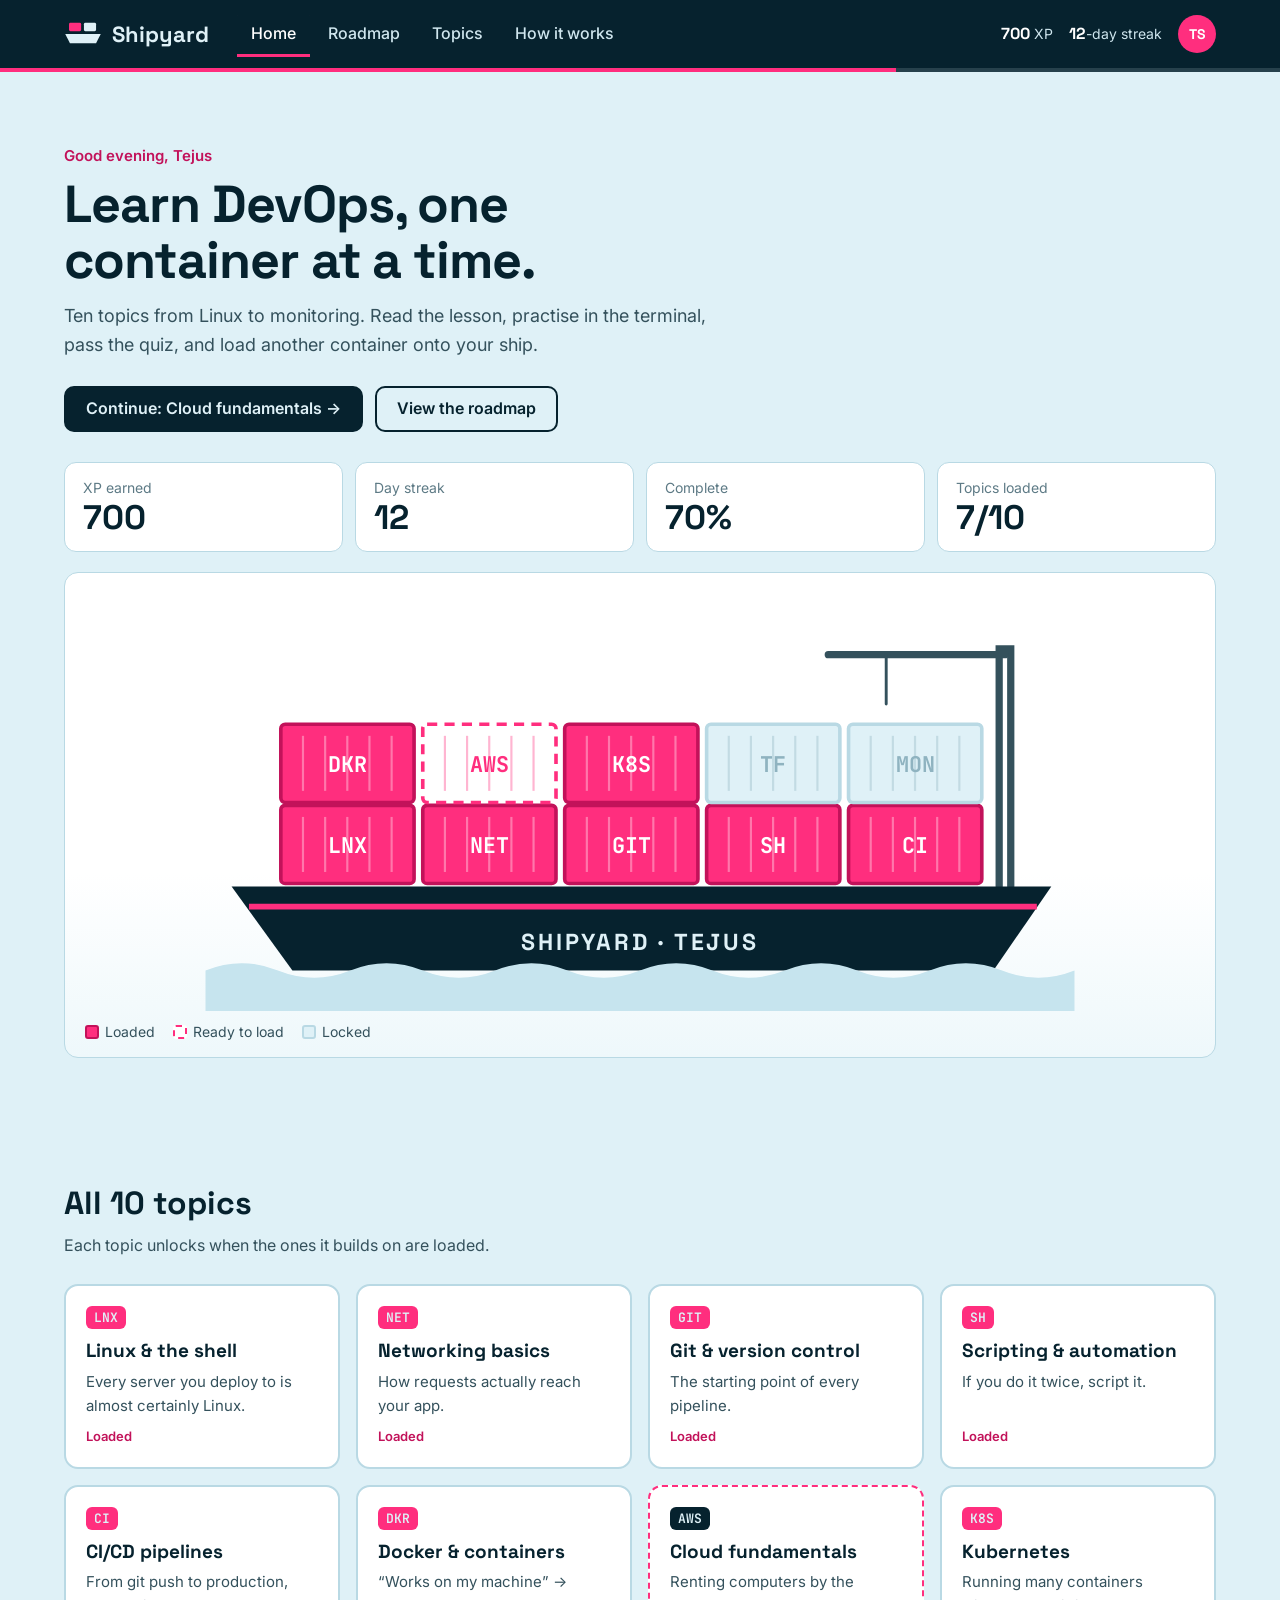
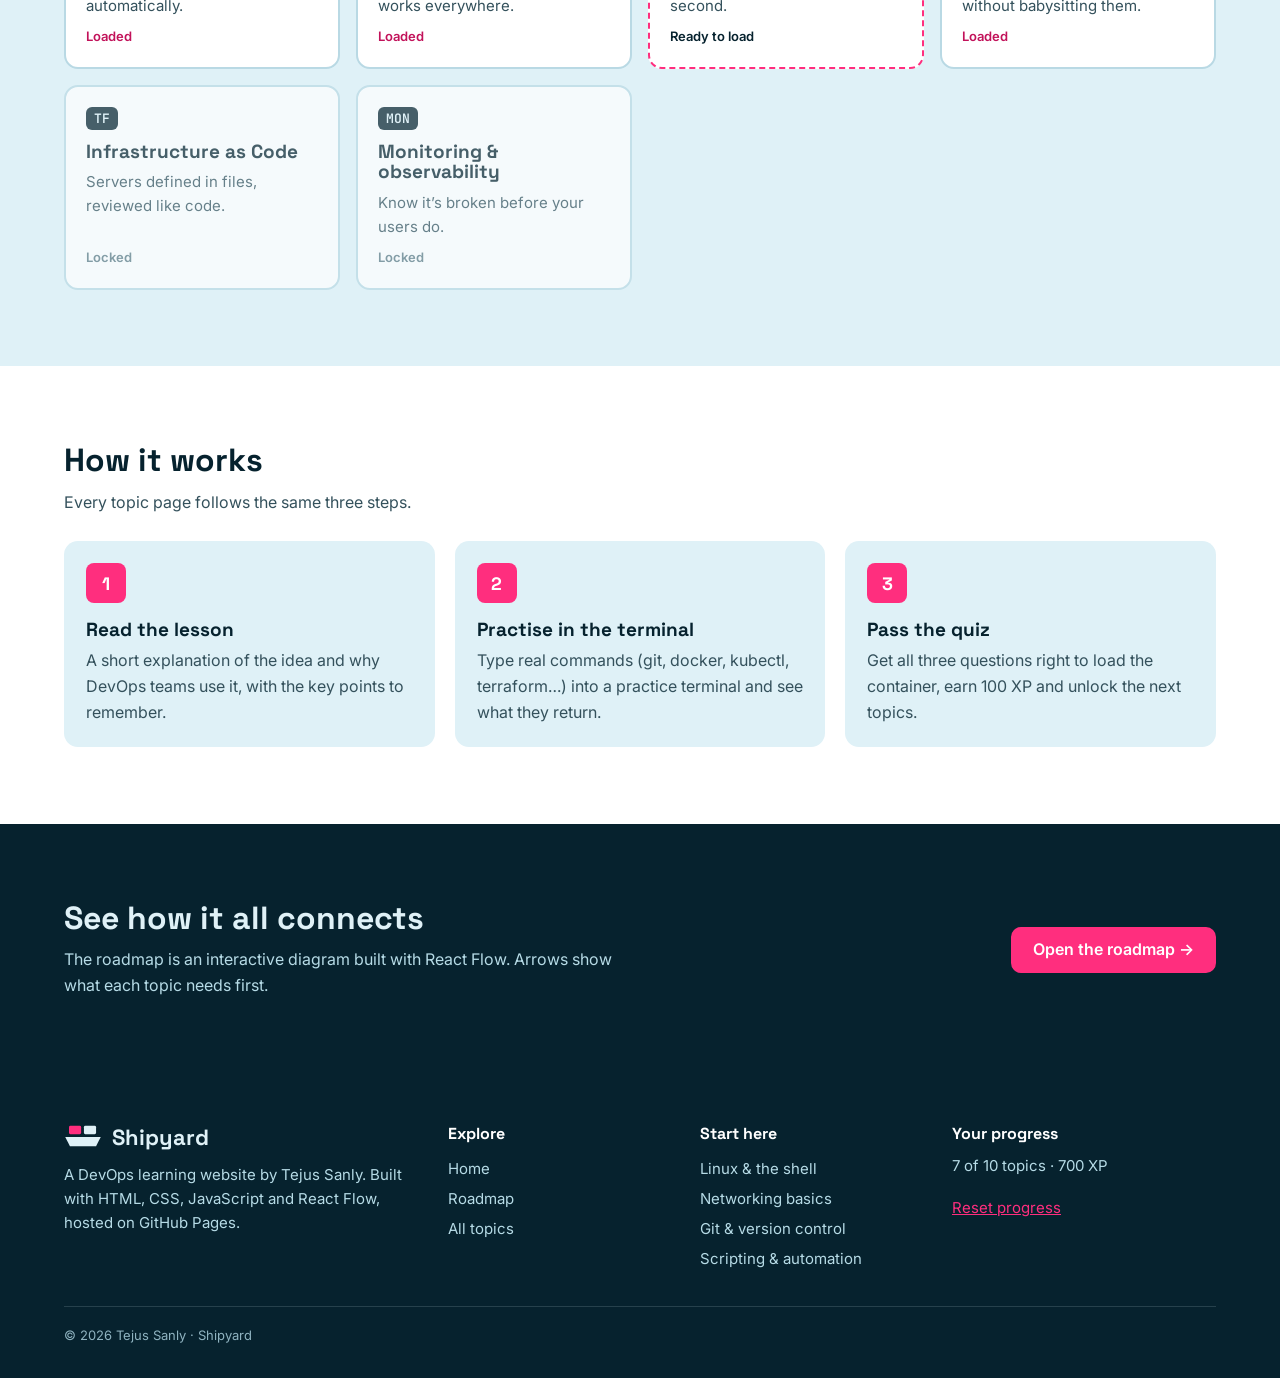
<file: index.html>
<!doctype html>
<html lang="en">
  <head>
    <meta charset="UTF-8" />
    <meta name="viewport" content="width=device-width, initial-scale=1.0" />
    <title>Shipyard · Learn DevOps</title>
    <meta name="description" content="Shipyard — a DevOps learning website by Tejus Sanly. Lessons, practice terminals and quizzes for Linux, Git, CI/CD, Docker, Kubernetes and more." />
    <link rel="icon" href="data:image/svg+xml,%3Csvg xmlns='http://www.w3.org/2000/svg' viewBox='0 0 32 32'%3E%3Crect width='32' height='32' rx='8' fill='%2306222e'/%3E%3Crect x='6' y='9' width='9' height='6' fill='%23ff2e7e'/%3E%3Crect x='17' y='9' width='9' height='6' fill='%23dff1f7'/%3E%3Cpath d='M4 18h24l-4 6H8z' fill='%23dff1f7'/%3E%3C/svg%3E" />
    <link rel="preconnect" href="https://fonts.googleapis.com" />
    <link rel="preconnect" href="https://fonts.gstatic.com" crossorigin />
    <link href="https://fonts.googleapis.com/css2?family=Inter:wght@400;500;600&family=JetBrains+Mono:wght@400;600&family=Space+Grotesk:wght@500;700&display=swap" rel="stylesheet" />
    <link rel="stylesheet" href="./style.css" />
  </head>
  <body data-page="home" data-root="./">
    <a class="skip" href="#main">Skip to content</a>
    <header class="topbar">
      <div class="wrap bar">
        <a class="brand" href="./index.html"><svg viewBox="0 0 40 30" aria-hidden="true" class="logo"><rect x="5" y="3" width="13" height="9" rx="1.5" fill="#ff2e7e"/><rect x="21" y="3" width="13" height="9" rx="1.5" fill="#dff1f7"/><path d="M1 15h38l-5 10H6z" fill="#dff1f7"/></svg><span>Shipyard</span></a>
        <button class="menu-toggle" type="button" aria-expanded="false" aria-controls="main-nav">Menu</button>
        <nav class="links" id="main-nav" aria-label="Main">
          <a href="./index.html" data-nav="home">Home</a>
          <a href="./roadmap.html" data-nav="roadmap">Roadmap</a>
          <a href="./index.html#topics" data-nav="topics">Topics</a>
          <a href="./index.html#how" data-nav="how">How it works</a>
        </nav>
        <div class="hud" aria-label="Your progress">
          <span><b data-xp>700</b> XP</span>
          <span><b data-streak>12</b>-day streak</span>
          <span class="avatar" title="Tejus Sanly">TS</span>
        </div>
      </div>
      <div class="meter" aria-hidden="true"><i data-meter style="width:70%"></i></div>
    </header>

    <main id="main">
      <section class="hero">
        <div class="wrap">
          <p class="eyebrow" data-hello>Welcome back, Tejus</p>
          <h1>Learn DevOps, one container at a time.</h1>
          <p class="lead">Ten topics from Linux to monitoring. Read the lesson, practise in the terminal, pass the quiz, and load another container onto your ship.</p>
          <div class="actions">
            <a class="btn" href="topics/cloud.html" data-next>Continue: Cloud fundamentals →</a>
            <a class="btn btn-ghost" href="roadmap.html">View the roadmap</a>
          </div>
          <dl class="stats">
            <div><dt>XP earned</dt><dd data-xp>700</dd></div>
            <div><dt>Day streak</dt><dd data-streak>12</dd></div>
            <div><dt>Complete</dt><dd data-pct>70%</dd></div>
            <div><dt>Topics loaded</dt><dd><span data-count>7</span>/10</dd></div>
          </dl>
          <figure class="ship-panel">
            <div id="ship" class="ship"></div>
            <figcaption class="legend">
              <span><i class="k k-done"></i> Loaded</span>
              <span><i class="k k-open"></i> Ready to load</span>
              <span><i class="k k-locked"></i> Locked</span>
            </figcaption>
          </figure>
        </div>
      </section>

      <section class="band" id="topics">
        <div class="wrap">
          <div class="section-head">
            <h2>All 10 topics</h2>
            <p>Each topic unlocks when the ones it builds on are loaded.</p>
          </div>
          <div class="cards">
          <a class="card" href="./topics/linux.html" data-status-of="linux">
            <span class="code">LNX</span>
            <h3>Linux &amp; the shell</h3>
            <p>Every server you deploy to is almost certainly Linux.</p>
            <span class="status" data-status-label>…</span>
          </a>
          <a class="card" href="./topics/networking.html" data-status-of="networking">
            <span class="code">NET</span>
            <h3>Networking basics</h3>
            <p>How requests actually reach your app.</p>
            <span class="status" data-status-label>…</span>
          </a>
          <a class="card" href="./topics/git.html" data-status-of="git">
            <span class="code">GIT</span>
            <h3>Git &amp; version control</h3>
            <p>The starting point of every pipeline.</p>
            <span class="status" data-status-label>…</span>
          </a>
          <a class="card" href="./topics/scripting.html" data-status-of="scripting">
            <span class="code">SH</span>
            <h3>Scripting &amp; automation</h3>
            <p>If you do it twice, script it.</p>
            <span class="status" data-status-label>…</span>
          </a>
          <a class="card" href="./topics/cicd.html" data-status-of="cicd">
            <span class="code">CI</span>
            <h3>CI/CD pipelines</h3>
            <p>From git push to production, automatically.</p>
            <span class="status" data-status-label>…</span>
          </a>
          <a class="card" href="./topics/docker.html" data-status-of="docker">
            <span class="code">DKR</span>
            <h3>Docker &amp; containers</h3>
            <p>“Works on my machine” → works everywhere.</p>
            <span class="status" data-status-label>…</span>
          </a>
          <a class="card" href="./topics/cloud.html" data-status-of="cloud">
            <span class="code">AWS</span>
            <h3>Cloud fundamentals</h3>
            <p>Renting computers by the second.</p>
            <span class="status" data-status-label>…</span>
          </a>
          <a class="card" href="./topics/kubernetes.html" data-status-of="kubernetes">
            <span class="code">K8S</span>
            <h3>Kubernetes</h3>
            <p>Running many containers without babysitting them.</p>
            <span class="status" data-status-label>…</span>
          </a>
          <a class="card" href="./topics/iac.html" data-status-of="iac">
            <span class="code">TF</span>
            <h3>Infrastructure as Code</h3>
            <p>Servers defined in files, reviewed like code.</p>
            <span class="status" data-status-label>…</span>
          </a>
          <a class="card" href="./topics/monitoring.html" data-status-of="monitoring">
            <span class="code">MON</span>
            <h3>Monitoring &amp; observability</h3>
            <p>Know it’s broken before your users do.</p>
            <span class="status" data-status-label>…</span>
          </a>
          </div>
        </div>
      </section>

      <section class="band band-white" id="how">
        <div class="wrap">
          <div class="section-head">
            <h2>How it works</h2>
            <p>Every topic page follows the same three steps.</p>
          </div>
          <ol class="steps">
            <li><b>Read the lesson</b><p>A short explanation of the idea and why DevOps teams use it, with the key points to remember.</p></li>
            <li><b>Practise in the terminal</b><p>Type real commands (git, docker, kubectl, terraform…) into a practice terminal and see what they return.</p></li>
            <li><b>Pass the quiz</b><p>Get all three questions right to load the container, earn 100 XP and unlock the next topics.</p></li>
          </ol>
        </div>
      </section>

      <section class="band band-ink">
        <div class="wrap cta">
          <div>
            <h2>See how it all connects</h2>
            <p>The roadmap is an interactive diagram built with React Flow. Arrows show what each topic needs first.</p>
          </div>
          <a class="btn btn-pink" href="roadmap.html">Open the roadmap →</a>
        </div>
      </section>
    </main>

    <footer class="footer">
      <div class="wrap foot">
        <div>
          <a class="brand" href="./index.html"><svg viewBox="0 0 40 30" aria-hidden="true" class="logo"><rect x="5" y="3" width="13" height="9" rx="1.5" fill="#ff2e7e"/><rect x="21" y="3" width="13" height="9" rx="1.5" fill="#dff1f7"/><path d="M1 15h38l-5 10H6z" fill="#dff1f7"/></svg><span>Shipyard</span></a>
          <p>A DevOps learning website by Tejus Sanly. Built with HTML, CSS, JavaScript and React Flow, hosted on GitHub Pages.</p>
        </div>
        <nav aria-label="Footer">
          <b>Explore</b>
          <a href="./index.html">Home</a>
          <a href="./roadmap.html">Roadmap</a>
          <a href="./index.html#topics">All topics</a>
        </nav>
        <nav aria-label="Topics">
          <b>Start here</b>
          <a href="./topics/linux.html">Linux &amp; the shell</a>
          <a href="./topics/networking.html">Networking basics</a>
          <a href="./topics/git.html">Git &amp; version control</a>
          <a href="./topics/scripting.html">Scripting &amp; automation</a>
        </nav>
        <div>
          <b>Your progress</b>
          <p><span data-count>7</span> of 10 topics · <span data-xp>700</span> XP</p>
          <button class="link" type="button" data-reset>Reset progress</button>
        </div>
      </div>
      <p class="wrap copy">© 2026 Tejus Sanly · Shipyard</p>
    </footer>
    <script type="module" src="site.js"></script>
  </body>
</html>
</file>
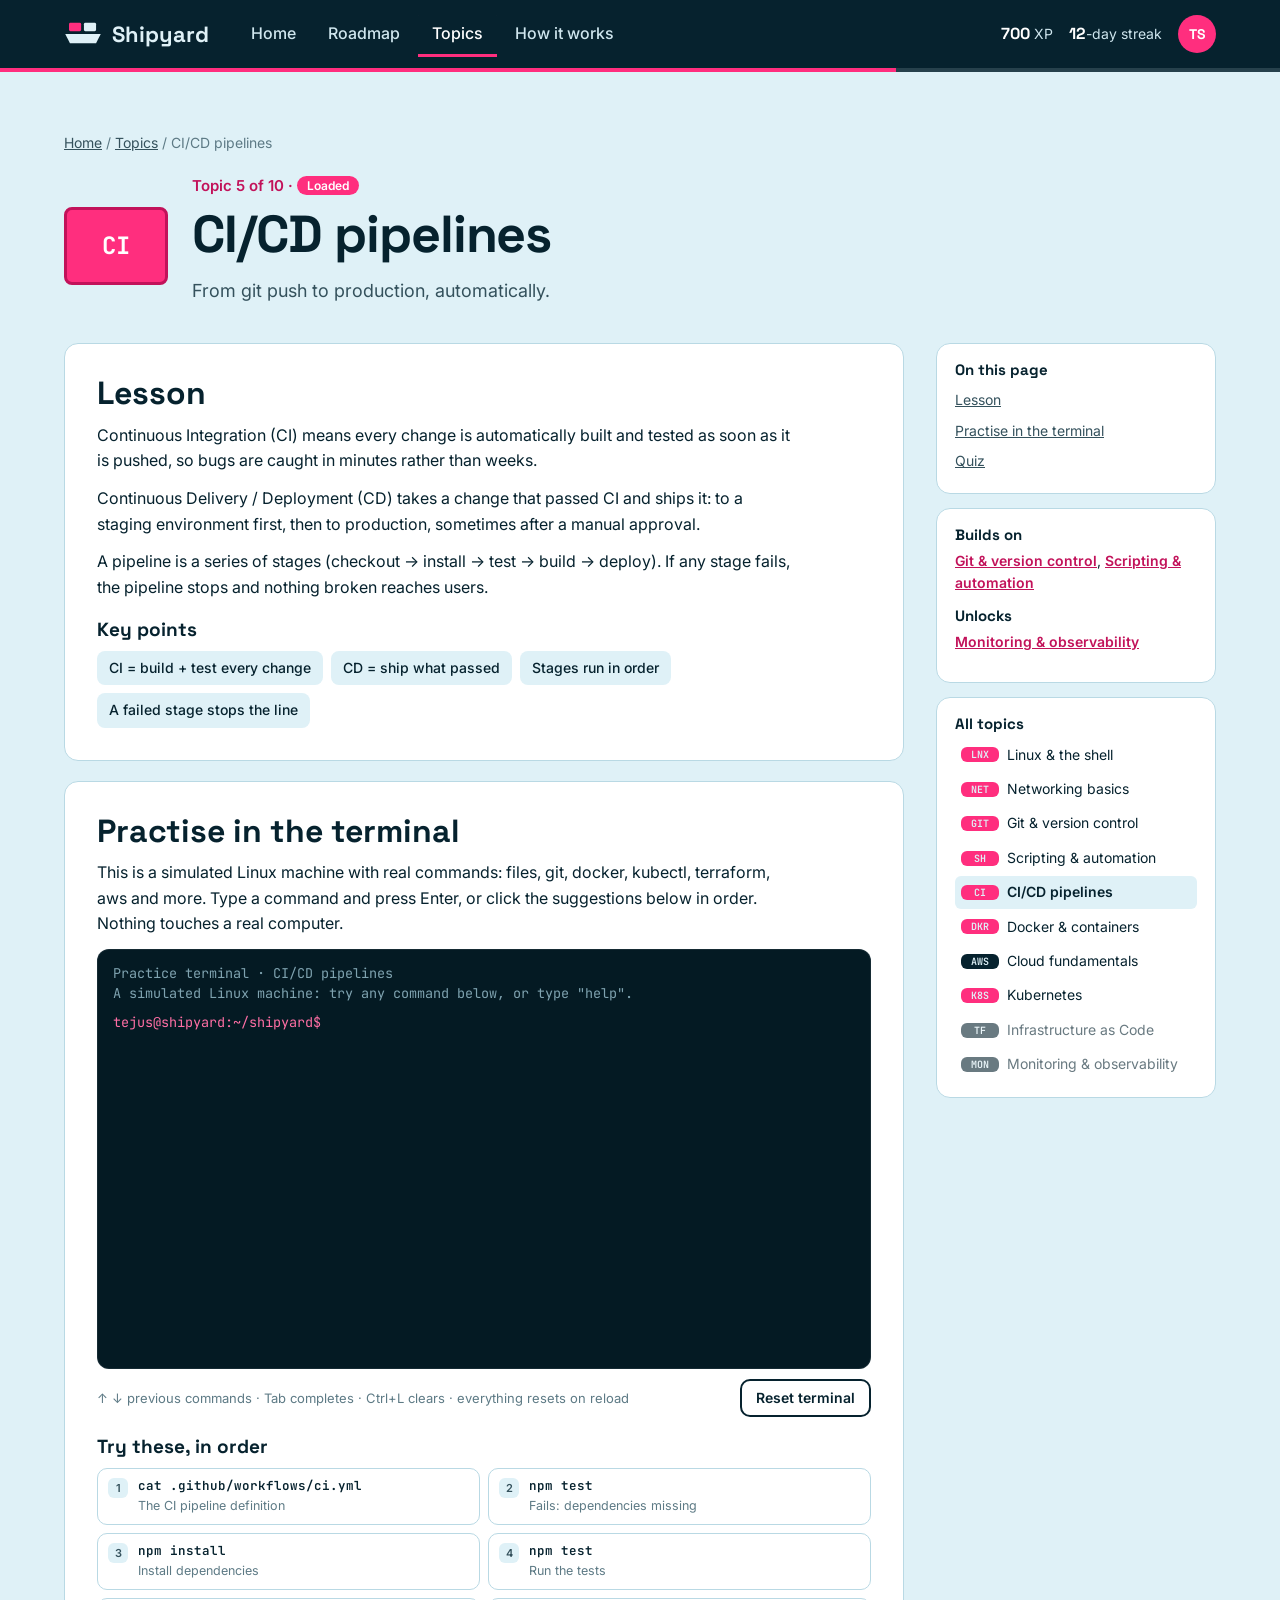
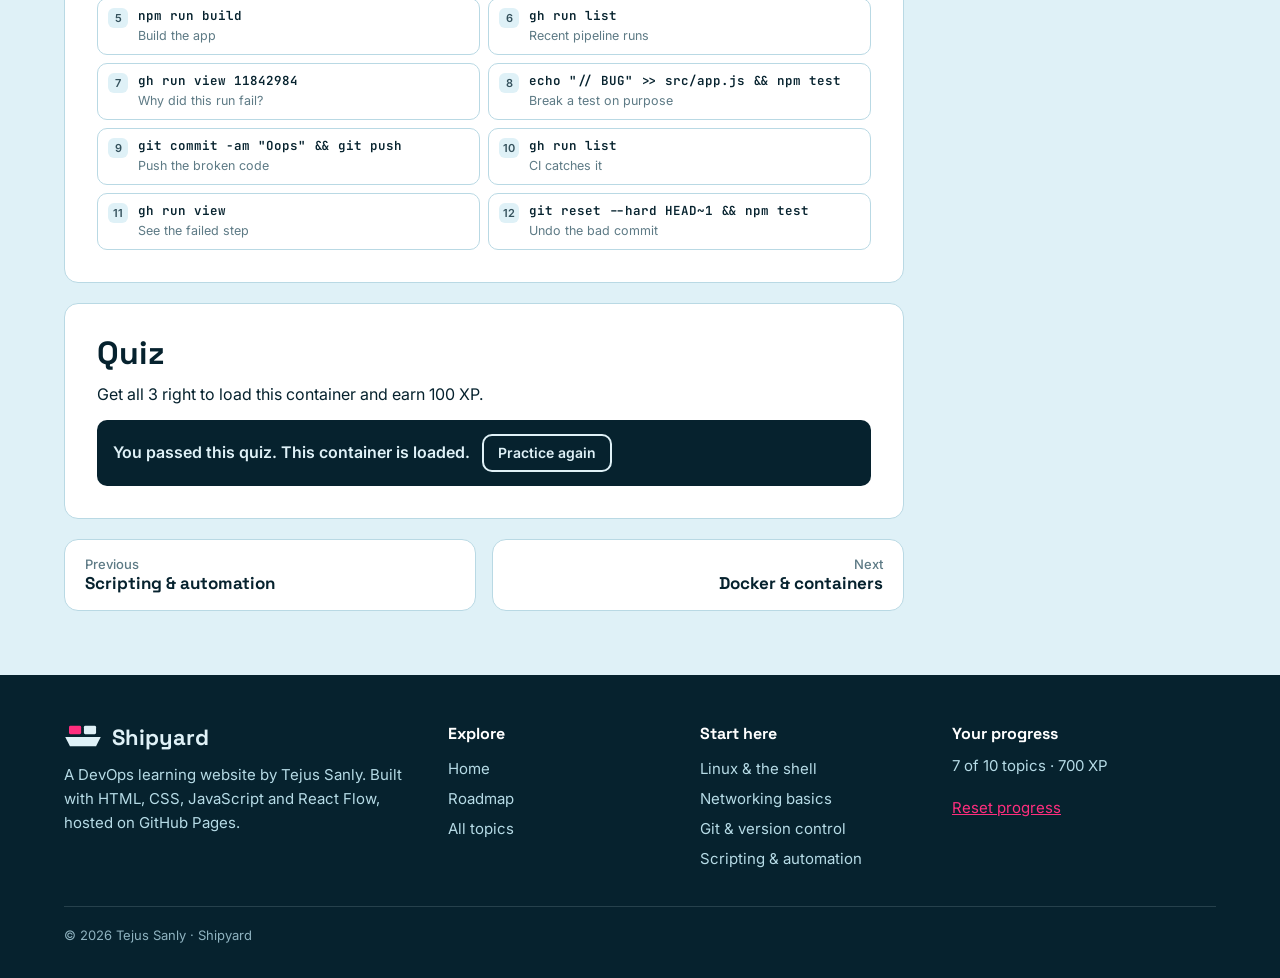
<file: topics/cicd.html>
<!doctype html>
<html lang="en">
  <head>
    <meta charset="UTF-8" />
    <meta name="viewport" content="width=device-width, initial-scale=1.0" />
    <title>CI/CD pipelines · Shipyard</title>
    <meta name="description" content="CI/CD pipelines: From git push to production, automatically. A short DevOps lesson with a practice terminal and quiz." />
    <link rel="icon" href="data:image/svg+xml,%3Csvg xmlns='http://www.w3.org/2000/svg' viewBox='0 0 32 32'%3E%3Crect width='32' height='32' rx='8' fill='%2306222e'/%3E%3Crect x='6' y='9' width='9' height='6' fill='%23ff2e7e'/%3E%3Crect x='17' y='9' width='9' height='6' fill='%23dff1f7'/%3E%3Cpath d='M4 18h24l-4 6H8z' fill='%23dff1f7'/%3E%3C/svg%3E" />
    <link rel="preconnect" href="https://fonts.googleapis.com" />
    <link rel="preconnect" href="https://fonts.gstatic.com" crossorigin />
    <link href="https://fonts.googleapis.com/css2?family=Inter:wght@400;500;600&family=JetBrains+Mono:wght@400;600&family=Space+Grotesk:wght@500;700&display=swap" rel="stylesheet" />
    <link rel="stylesheet" href="../style.css" />
  </head>
  <body data-page="topics" data-root="../" data-topic="cicd">
    <a class="skip" href="#main">Skip to content</a>
    <header class="topbar">
      <div class="wrap bar">
        <a class="brand" href="../index.html"><svg viewBox="0 0 40 30" aria-hidden="true" class="logo"><rect x="5" y="3" width="13" height="9" rx="1.5" fill="#ff2e7e"/><rect x="21" y="3" width="13" height="9" rx="1.5" fill="#dff1f7"/><path d="M1 15h38l-5 10H6z" fill="#dff1f7"/></svg><span>Shipyard</span></a>
        <button class="menu-toggle" type="button" aria-expanded="false" aria-controls="main-nav">Menu</button>
        <nav class="links" id="main-nav" aria-label="Main">
          <a href="../index.html" data-nav="home">Home</a>
          <a href="../roadmap.html" data-nav="roadmap">Roadmap</a>
          <a href="../index.html#topics" data-nav="topics">Topics</a>
          <a href="../index.html#how" data-nav="how">How it works</a>
        </nav>
        <div class="hud" aria-label="Your progress">
          <span><b data-xp>700</b> XP</span>
          <span><b data-streak>12</b>-day streak</span>
          <span class="avatar" title="Tejus Sanly">TS</span>
        </div>
      </div>
      <div class="meter" aria-hidden="true"><i data-meter style="width:70%"></i></div>
    </header>

    <main id="main">
      <section class="page-head topic-head">
        <div class="wrap">
          <nav class="crumbs" aria-label="Breadcrumb"><a href="../index.html">Home</a> / <a href="../index.html#topics">Topics</a> / <span>CI/CD pipelines</span></nav>
          <div class="topic-title">
            <span class="big-code" data-status="locked">CI</span>
            <div>
              <p class="eyebrow">Topic 5 of 10 · <span class="pill" data-topic-status>…</span></p>
              <h1>CI/CD pipelines</h1>
              <p class="lead">From git push to production, automatically.</p>
            </div>
          </div>
        </div>
      </section>

      <div class="wrap topic-layout">
        <article class="topic-body">
          <section id="lesson">
            <h2>Lesson</h2>
            <p>Continuous Integration (CI) means every change is automatically built and tested as soon as it is pushed, so bugs are caught in minutes rather than weeks.</p>
            <p>Continuous Delivery / Deployment (CD) takes a change that passed CI and ships it: to a staging environment first, then to production, sometimes after a manual approval.</p>
            <p>A pipeline is a series of stages (checkout → install → test → build → deploy). If any stage fails, the pipeline stops and nothing broken reaches users.</p>
            <h3>Key points</h3>
            <ul class="keys">
              <li>CI = build + test every change</li>
              <li>CD = ship what passed</li>
              <li>Stages run in order</li>
              <li>A failed stage stops the line</li>
            </ul>
          </section>

          <section id="practice">
            <h2>Practise in the terminal</h2>
            <p>This is a simulated Linux machine with real commands: files, git, docker, kubectl, terraform, aws and more. Type a command and press Enter, or click the suggestions below in order. Nothing touches a real computer.</p>
            <div id="terminal">
              <ul class="cmd-list">
                <li><code>cat .github/workflows/ci.yml</code> The CI pipeline definition</li>
                <li><code>npm test</code> Fails: dependencies missing</li>
                <li><code>npm install</code> Install dependencies</li>
                <li><code>npm test</code> Run the tests</li>
                <li><code>npm run build</code> Build the app</li>
                <li><code>gh run list</code> Recent pipeline runs</li>
                <li><code>gh run view 11842984</code> Why did this run fail?</li>
                <li><code>echo &quot;// BUG&quot; &gt;&gt; src/app.js &amp;&amp; npm test</code> Break a test on purpose</li>
                <li><code>git commit -am &quot;Oops&quot; &amp;&amp; git push</code> Push the broken code</li>
                <li><code>gh run list</code> CI catches it</li>
                <li><code>gh run view</code> See the failed step</li>
                <li><code>git reset --hard HEAD~1 &amp;&amp; npm test</code> Undo the bad commit</li>
              </ul>
            </div>
          </section>

          <section id="quiz-section">
            <h2>Quiz</h2>
            <p>Get all 3 right to load this container and earn 100 XP.</p>
            <div id="quiz" class="quiz"><p class="notice">The quiz needs JavaScript turned on.</p></div>
          </section>

          <nav class="pager" aria-label="More topics">
            <a href="scripting.html"><small>Previous</small>Scripting &amp; automation</a>
            <a class="next" href="docker.html"><small>Next</small>Docker &amp; containers</a>
          </nav>
        </article>

        <aside class="topic-side">
          <div class="side-box">
            <b>On this page</b>
            <a href="#lesson">Lesson</a>
            <a href="#practice">Practise in the terminal</a>
            <a href="#quiz-section">Quiz</a>
          </div>
          <div class="side-box">
            <b>Builds on</b>
            <p><a href="git.html">Git &amp; version control</a>, <a href="scripting.html">Scripting &amp; automation</a></p>
            <b>Unlocks</b><p><a href="monitoring.html">Monitoring &amp; observability</a></p>
          </div>
          <div class="side-box">
            <b>All topics</b>
            <ul class="mini">
              <li data-status-of="linux"><a href="linux.html"><span class="code">LNX</span> Linux &amp; the shell</a></li>
              <li data-status-of="networking"><a href="networking.html"><span class="code">NET</span> Networking basics</a></li>
              <li data-status-of="git"><a href="git.html"><span class="code">GIT</span> Git &amp; version control</a></li>
              <li data-status-of="scripting"><a href="scripting.html"><span class="code">SH</span> Scripting &amp; automation</a></li>
              <li data-status-of="cicd" aria-current="page"><a href="cicd.html"><span class="code">CI</span> CI/CD pipelines</a></li>
              <li data-status-of="docker"><a href="docker.html"><span class="code">DKR</span> Docker &amp; containers</a></li>
              <li data-status-of="cloud"><a href="cloud.html"><span class="code">AWS</span> Cloud fundamentals</a></li>
              <li data-status-of="kubernetes"><a href="kubernetes.html"><span class="code">K8S</span> Kubernetes</a></li>
              <li data-status-of="iac"><a href="iac.html"><span class="code">TF</span> Infrastructure as Code</a></li>
              <li data-status-of="monitoring"><a href="monitoring.html"><span class="code">MON</span> Monitoring &amp; observability</a></li>
            </ul>
          </div>
        </aside>
      </div>
    </main>

    <footer class="footer">
      <div class="wrap foot">
        <div>
          <a class="brand" href="../index.html"><svg viewBox="0 0 40 30" aria-hidden="true" class="logo"><rect x="5" y="3" width="13" height="9" rx="1.5" fill="#ff2e7e"/><rect x="21" y="3" width="13" height="9" rx="1.5" fill="#dff1f7"/><path d="M1 15h38l-5 10H6z" fill="#dff1f7"/></svg><span>Shipyard</span></a>
          <p>A DevOps learning website by Tejus Sanly. Built with HTML, CSS, JavaScript and React Flow, hosted on GitHub Pages.</p>
        </div>
        <nav aria-label="Footer">
          <b>Explore</b>
          <a href="../index.html">Home</a>
          <a href="../roadmap.html">Roadmap</a>
          <a href="../index.html#topics">All topics</a>
        </nav>
        <nav aria-label="Topics">
          <b>Start here</b>
          <a href="../topics/linux.html">Linux &amp; the shell</a>
          <a href="../topics/networking.html">Networking basics</a>
          <a href="../topics/git.html">Git &amp; version control</a>
          <a href="../topics/scripting.html">Scripting &amp; automation</a>
        </nav>
        <div>
          <b>Your progress</b>
          <p><span data-count>7</span> of 10 topics · <span data-xp>700</span> XP</p>
          <button class="link" type="button" data-reset>Reset progress</button>
        </div>
      </div>
      <p class="wrap copy">© 2026 Tejus Sanly · Shipyard</p>
    </footer>
    <script type="module" src="../site.js"></script>
  </body>
</html>
</file>
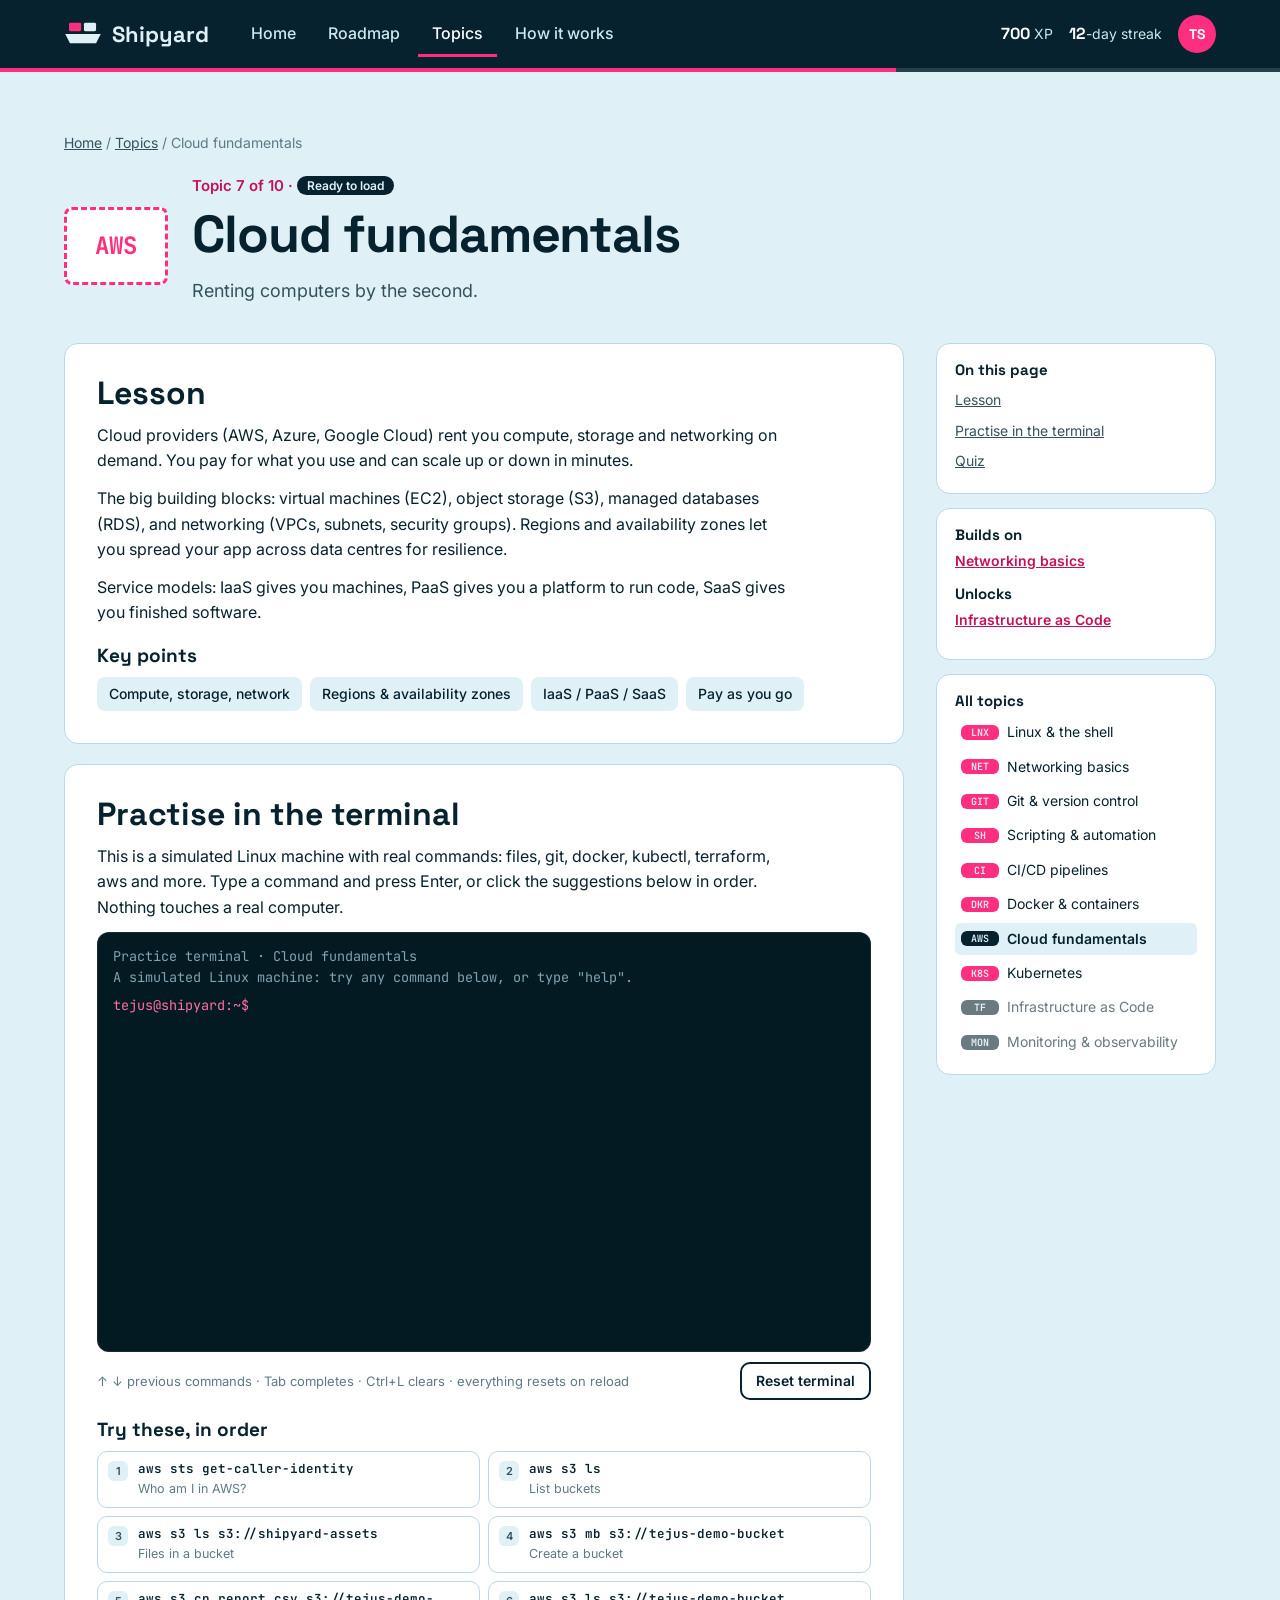
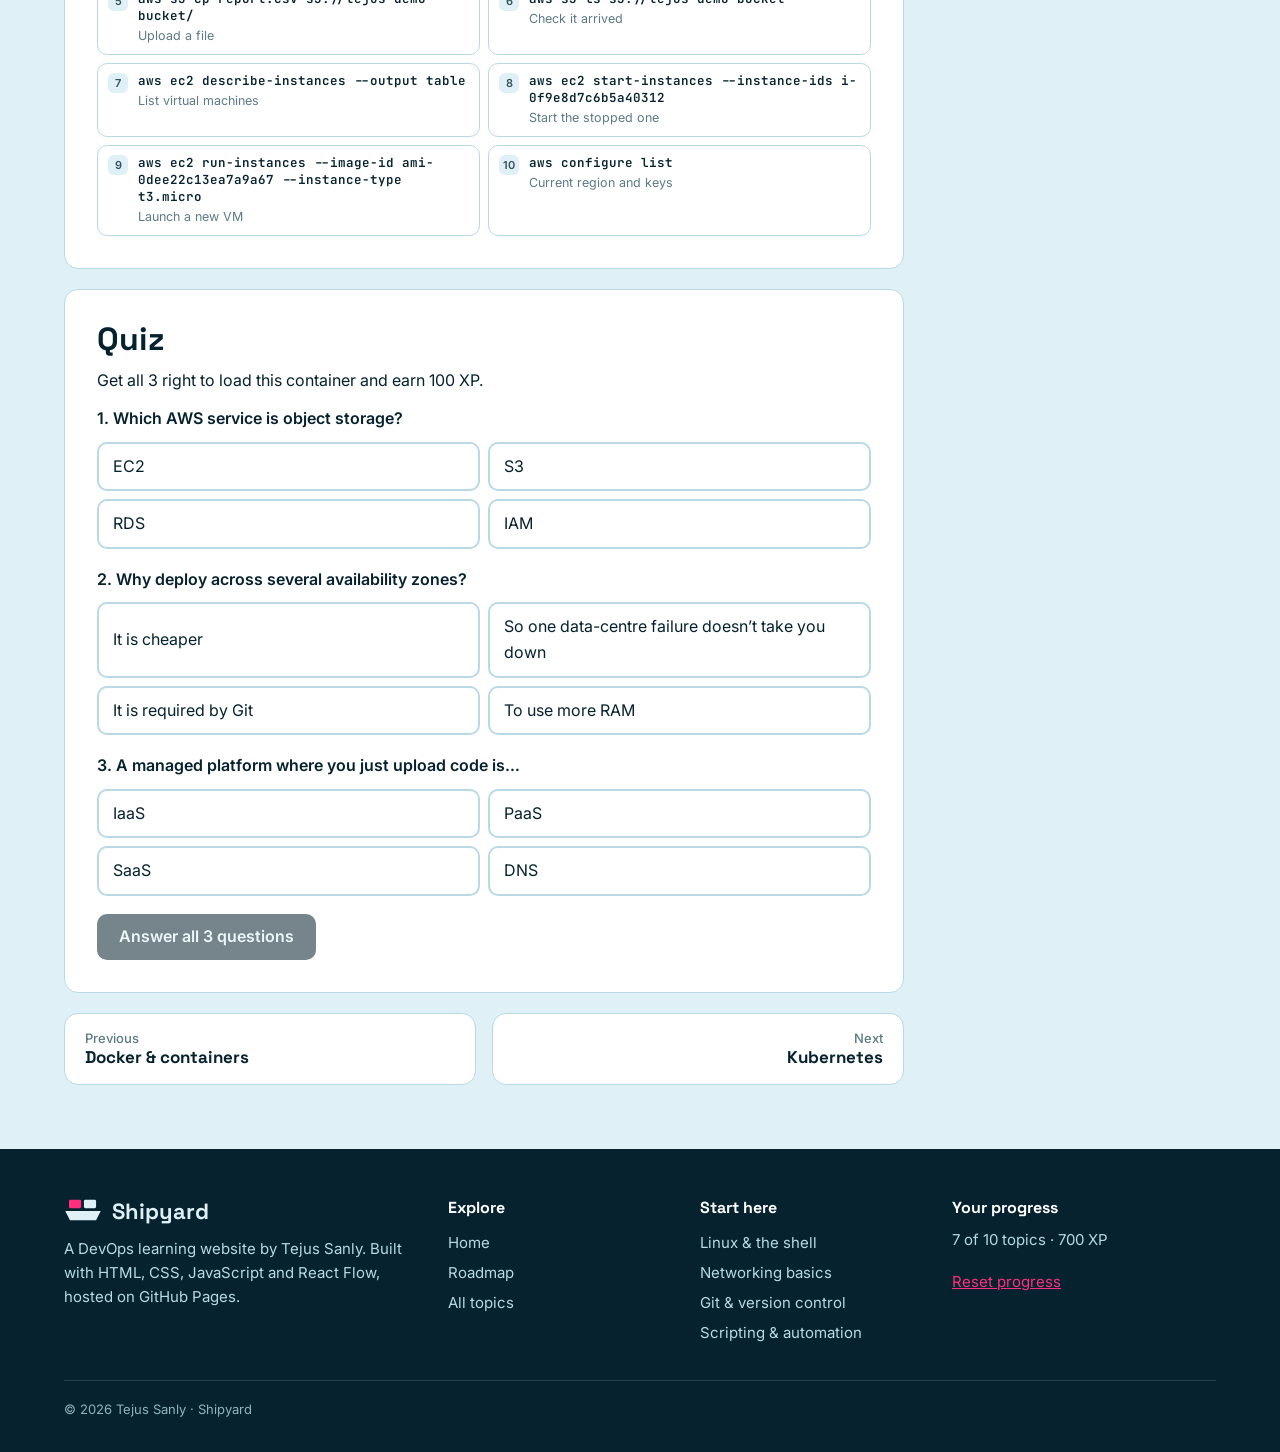
<file: topics/cloud.html>
<!doctype html>
<html lang="en">
  <head>
    <meta charset="UTF-8" />
    <meta name="viewport" content="width=device-width, initial-scale=1.0" />
    <title>Cloud fundamentals · Shipyard</title>
    <meta name="description" content="Cloud fundamentals: Renting computers by the second. A short DevOps lesson with a practice terminal and quiz." />
    <link rel="icon" href="data:image/svg+xml,%3Csvg xmlns='http://www.w3.org/2000/svg' viewBox='0 0 32 32'%3E%3Crect width='32' height='32' rx='8' fill='%2306222e'/%3E%3Crect x='6' y='9' width='9' height='6' fill='%23ff2e7e'/%3E%3Crect x='17' y='9' width='9' height='6' fill='%23dff1f7'/%3E%3Cpath d='M4 18h24l-4 6H8z' fill='%23dff1f7'/%3E%3C/svg%3E" />
    <link rel="preconnect" href="https://fonts.googleapis.com" />
    <link rel="preconnect" href="https://fonts.gstatic.com" crossorigin />
    <link href="https://fonts.googleapis.com/css2?family=Inter:wght@400;500;600&family=JetBrains+Mono:wght@400;600&family=Space+Grotesk:wght@500;700&display=swap" rel="stylesheet" />
    <link rel="stylesheet" href="../style.css" />
  </head>
  <body data-page="topics" data-root="../" data-topic="cloud">
    <a class="skip" href="#main">Skip to content</a>
    <header class="topbar">
      <div class="wrap bar">
        <a class="brand" href="../index.html"><svg viewBox="0 0 40 30" aria-hidden="true" class="logo"><rect x="5" y="3" width="13" height="9" rx="1.5" fill="#ff2e7e"/><rect x="21" y="3" width="13" height="9" rx="1.5" fill="#dff1f7"/><path d="M1 15h38l-5 10H6z" fill="#dff1f7"/></svg><span>Shipyard</span></a>
        <button class="menu-toggle" type="button" aria-expanded="false" aria-controls="main-nav">Menu</button>
        <nav class="links" id="main-nav" aria-label="Main">
          <a href="../index.html" data-nav="home">Home</a>
          <a href="../roadmap.html" data-nav="roadmap">Roadmap</a>
          <a href="../index.html#topics" data-nav="topics">Topics</a>
          <a href="../index.html#how" data-nav="how">How it works</a>
        </nav>
        <div class="hud" aria-label="Your progress">
          <span><b data-xp>700</b> XP</span>
          <span><b data-streak>12</b>-day streak</span>
          <span class="avatar" title="Tejus Sanly">TS</span>
        </div>
      </div>
      <div class="meter" aria-hidden="true"><i data-meter style="width:70%"></i></div>
    </header>

    <main id="main">
      <section class="page-head topic-head">
        <div class="wrap">
          <nav class="crumbs" aria-label="Breadcrumb"><a href="../index.html">Home</a> / <a href="../index.html#topics">Topics</a> / <span>Cloud fundamentals</span></nav>
          <div class="topic-title">
            <span class="big-code" data-status="locked">AWS</span>
            <div>
              <p class="eyebrow">Topic 7 of 10 · <span class="pill" data-topic-status>…</span></p>
              <h1>Cloud fundamentals</h1>
              <p class="lead">Renting computers by the second.</p>
            </div>
          </div>
        </div>
      </section>

      <div class="wrap topic-layout">
        <article class="topic-body">
          <section id="lesson">
            <h2>Lesson</h2>
            <p>Cloud providers (AWS, Azure, Google Cloud) rent you compute, storage and networking on demand. You pay for what you use and can scale up or down in minutes.</p>
            <p>The big building blocks: virtual machines (EC2), object storage (S3), managed databases (RDS), and networking (VPCs, subnets, security groups). Regions and availability zones let you spread your app across data centres for resilience.</p>
            <p>Service models: IaaS gives you machines, PaaS gives you a platform to run code, SaaS gives you finished software.</p>
            <h3>Key points</h3>
            <ul class="keys">
              <li>Compute, storage, network</li>
              <li>Regions &amp; availability zones</li>
              <li>IaaS / PaaS / SaaS</li>
              <li>Pay as you go</li>
            </ul>
          </section>

          <section id="practice">
            <h2>Practise in the terminal</h2>
            <p>This is a simulated Linux machine with real commands: files, git, docker, kubectl, terraform, aws and more. Type a command and press Enter, or click the suggestions below in order. Nothing touches a real computer.</p>
            <div id="terminal">
              <ul class="cmd-list">
                <li><code>aws sts get-caller-identity</code> Who am I in AWS?</li>
                <li><code>aws s3 ls</code> List buckets</li>
                <li><code>aws s3 ls s3://shipyard-assets</code> Files in a bucket</li>
                <li><code>aws s3 mb s3://tejus-demo-bucket</code> Create a bucket</li>
                <li><code>aws s3 cp report.csv s3://tejus-demo-bucket/</code> Upload a file</li>
                <li><code>aws s3 ls s3://tejus-demo-bucket</code> Check it arrived</li>
                <li><code>aws ec2 describe-instances --output table</code> List virtual machines</li>
                <li><code>aws ec2 start-instances --instance-ids i-0f9e8d7c6b5a40312</code> Start the stopped one</li>
                <li><code>aws ec2 run-instances --image-id ami-0dee22c13ea7a9a67 --instance-type t3.micro</code> Launch a new VM</li>
                <li><code>aws configure list</code> Current region and keys</li>
              </ul>
            </div>
          </section>

          <section id="quiz-section">
            <h2>Quiz</h2>
            <p>Get all 3 right to load this container and earn 100 XP.</p>
            <div id="quiz" class="quiz"><p class="notice">The quiz needs JavaScript turned on.</p></div>
          </section>

          <nav class="pager" aria-label="More topics">
            <a href="docker.html"><small>Previous</small>Docker &amp; containers</a>
            <a class="next" href="kubernetes.html"><small>Next</small>Kubernetes</a>
          </nav>
        </article>

        <aside class="topic-side">
          <div class="side-box">
            <b>On this page</b>
            <a href="#lesson">Lesson</a>
            <a href="#practice">Practise in the terminal</a>
            <a href="#quiz-section">Quiz</a>
          </div>
          <div class="side-box">
            <b>Builds on</b>
            <p><a href="networking.html">Networking basics</a></p>
            <b>Unlocks</b><p><a href="iac.html">Infrastructure as Code</a></p>
          </div>
          <div class="side-box">
            <b>All topics</b>
            <ul class="mini">
              <li data-status-of="linux"><a href="linux.html"><span class="code">LNX</span> Linux &amp; the shell</a></li>
              <li data-status-of="networking"><a href="networking.html"><span class="code">NET</span> Networking basics</a></li>
              <li data-status-of="git"><a href="git.html"><span class="code">GIT</span> Git &amp; version control</a></li>
              <li data-status-of="scripting"><a href="scripting.html"><span class="code">SH</span> Scripting &amp; automation</a></li>
              <li data-status-of="cicd"><a href="cicd.html"><span class="code">CI</span> CI/CD pipelines</a></li>
              <li data-status-of="docker"><a href="docker.html"><span class="code">DKR</span> Docker &amp; containers</a></li>
              <li data-status-of="cloud" aria-current="page"><a href="cloud.html"><span class="code">AWS</span> Cloud fundamentals</a></li>
              <li data-status-of="kubernetes"><a href="kubernetes.html"><span class="code">K8S</span> Kubernetes</a></li>
              <li data-status-of="iac"><a href="iac.html"><span class="code">TF</span> Infrastructure as Code</a></li>
              <li data-status-of="monitoring"><a href="monitoring.html"><span class="code">MON</span> Monitoring &amp; observability</a></li>
            </ul>
          </div>
        </aside>
      </div>
    </main>

    <footer class="footer">
      <div class="wrap foot">
        <div>
          <a class="brand" href="../index.html"><svg viewBox="0 0 40 30" aria-hidden="true" class="logo"><rect x="5" y="3" width="13" height="9" rx="1.5" fill="#ff2e7e"/><rect x="21" y="3" width="13" height="9" rx="1.5" fill="#dff1f7"/><path d="M1 15h38l-5 10H6z" fill="#dff1f7"/></svg><span>Shipyard</span></a>
          <p>A DevOps learning website by Tejus Sanly. Built with HTML, CSS, JavaScript and React Flow, hosted on GitHub Pages.</p>
        </div>
        <nav aria-label="Footer">
          <b>Explore</b>
          <a href="../index.html">Home</a>
          <a href="../roadmap.html">Roadmap</a>
          <a href="../index.html#topics">All topics</a>
        </nav>
        <nav aria-label="Topics">
          <b>Start here</b>
          <a href="../topics/linux.html">Linux &amp; the shell</a>
          <a href="../topics/networking.html">Networking basics</a>
          <a href="../topics/git.html">Git &amp; version control</a>
          <a href="../topics/scripting.html">Scripting &amp; automation</a>
        </nav>
        <div>
          <b>Your progress</b>
          <p><span data-count>7</span> of 10 topics · <span data-xp>700</span> XP</p>
          <button class="link" type="button" data-reset>Reset progress</button>
        </div>
      </div>
      <p class="wrap copy">© 2026 Tejus Sanly · Shipyard</p>
    </footer>
    <script type="module" src="../site.js"></script>
  </body>
</html>
</file>
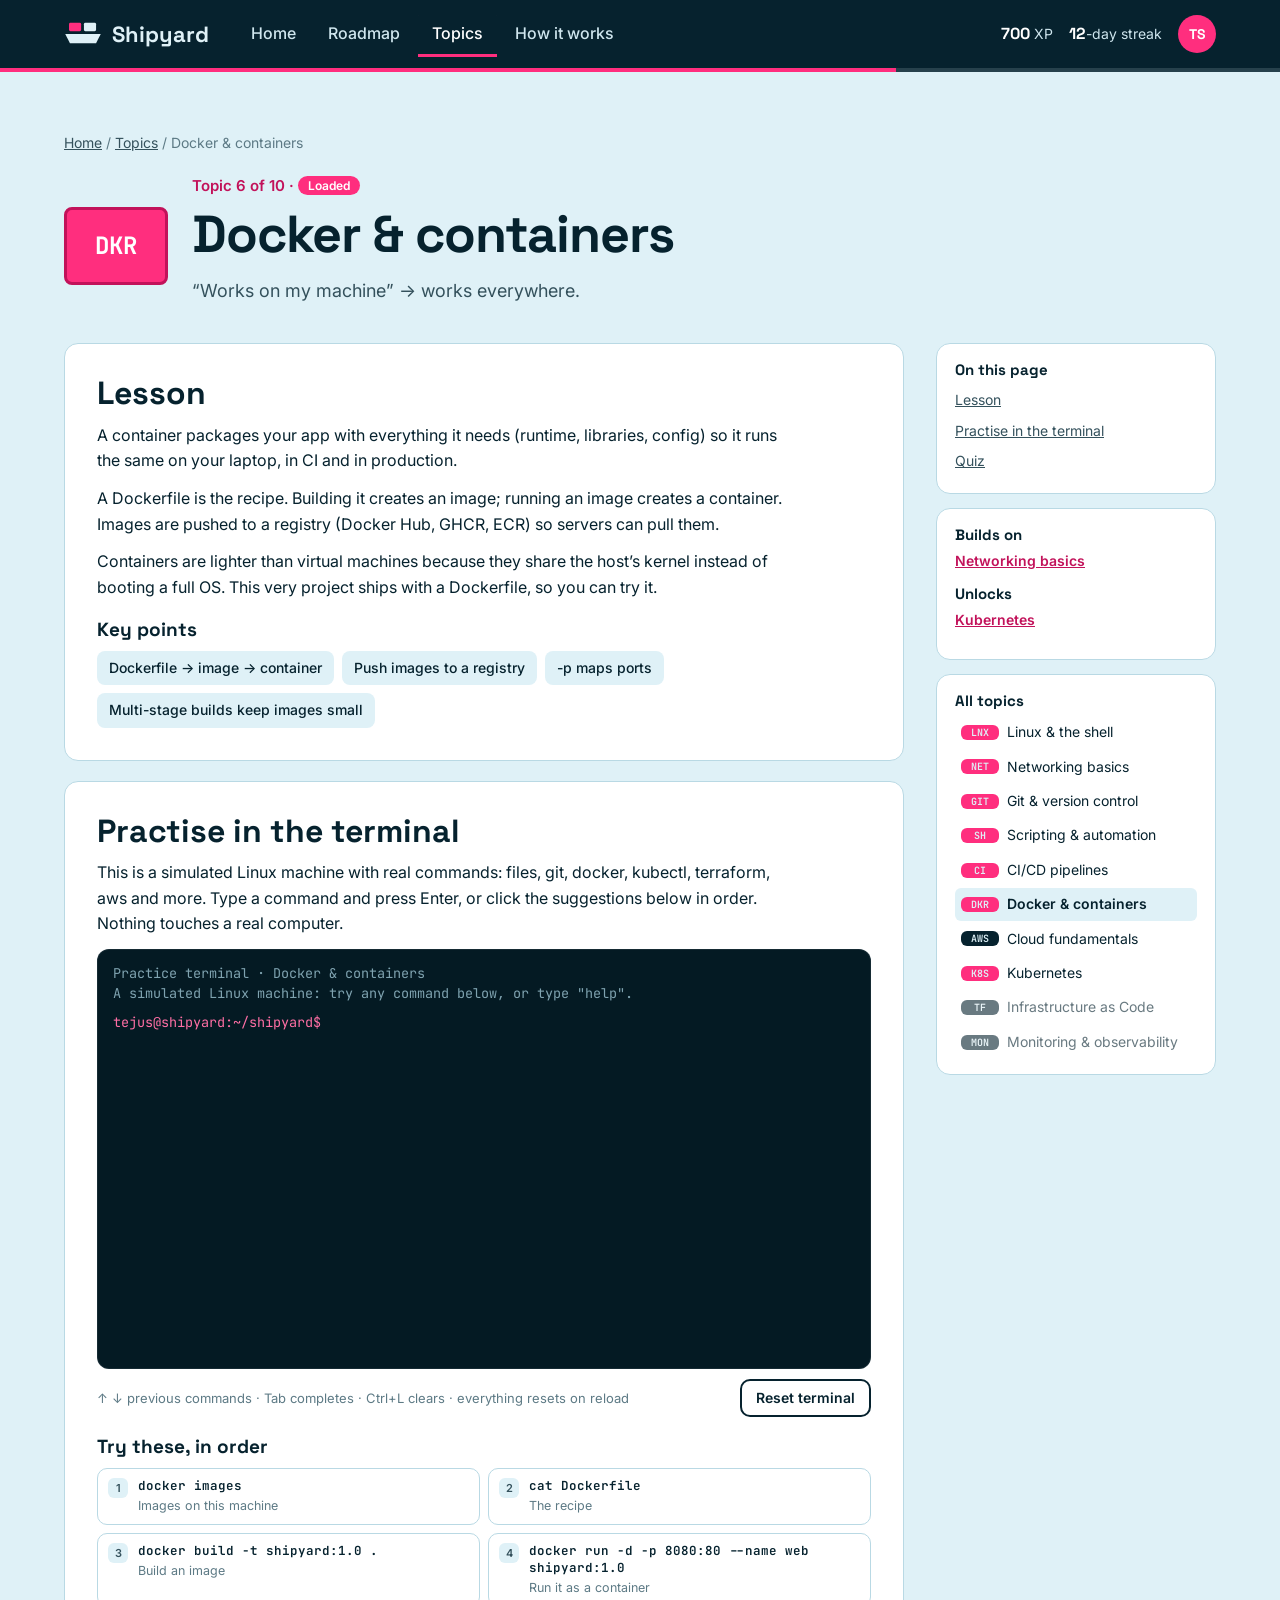
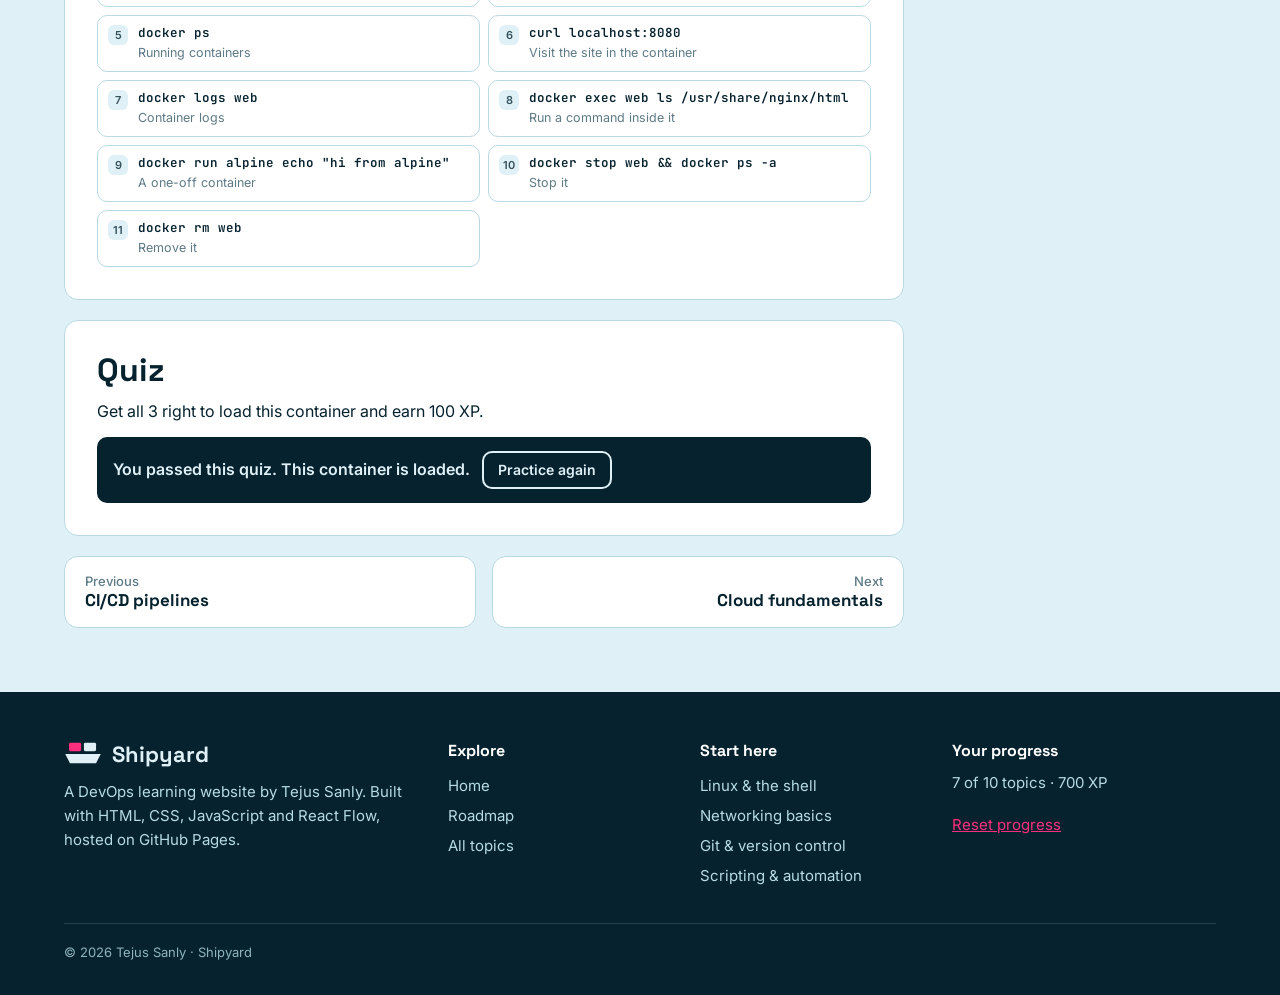
<file: topics/docker.html>
<!doctype html>
<html lang="en">
  <head>
    <meta charset="UTF-8" />
    <meta name="viewport" content="width=device-width, initial-scale=1.0" />
    <title>Docker &amp; containers · Shipyard</title>
    <meta name="description" content="Docker &amp; containers: “Works on my machine” → works everywhere. A short DevOps lesson with a practice terminal and quiz." />
    <link rel="icon" href="data:image/svg+xml,%3Csvg xmlns='http://www.w3.org/2000/svg' viewBox='0 0 32 32'%3E%3Crect width='32' height='32' rx='8' fill='%2306222e'/%3E%3Crect x='6' y='9' width='9' height='6' fill='%23ff2e7e'/%3E%3Crect x='17' y='9' width='9' height='6' fill='%23dff1f7'/%3E%3Cpath d='M4 18h24l-4 6H8z' fill='%23dff1f7'/%3E%3C/svg%3E" />
    <link rel="preconnect" href="https://fonts.googleapis.com" />
    <link rel="preconnect" href="https://fonts.gstatic.com" crossorigin />
    <link href="https://fonts.googleapis.com/css2?family=Inter:wght@400;500;600&family=JetBrains+Mono:wght@400;600&family=Space+Grotesk:wght@500;700&display=swap" rel="stylesheet" />
    <link rel="stylesheet" href="../style.css" />
  </head>
  <body data-page="topics" data-root="../" data-topic="docker">
    <a class="skip" href="#main">Skip to content</a>
    <header class="topbar">
      <div class="wrap bar">
        <a class="brand" href="../index.html"><svg viewBox="0 0 40 30" aria-hidden="true" class="logo"><rect x="5" y="3" width="13" height="9" rx="1.5" fill="#ff2e7e"/><rect x="21" y="3" width="13" height="9" rx="1.5" fill="#dff1f7"/><path d="M1 15h38l-5 10H6z" fill="#dff1f7"/></svg><span>Shipyard</span></a>
        <button class="menu-toggle" type="button" aria-expanded="false" aria-controls="main-nav">Menu</button>
        <nav class="links" id="main-nav" aria-label="Main">
          <a href="../index.html" data-nav="home">Home</a>
          <a href="../roadmap.html" data-nav="roadmap">Roadmap</a>
          <a href="../index.html#topics" data-nav="topics">Topics</a>
          <a href="../index.html#how" data-nav="how">How it works</a>
        </nav>
        <div class="hud" aria-label="Your progress">
          <span><b data-xp>700</b> XP</span>
          <span><b data-streak>12</b>-day streak</span>
          <span class="avatar" title="Tejus Sanly">TS</span>
        </div>
      </div>
      <div class="meter" aria-hidden="true"><i data-meter style="width:70%"></i></div>
    </header>

    <main id="main">
      <section class="page-head topic-head">
        <div class="wrap">
          <nav class="crumbs" aria-label="Breadcrumb"><a href="../index.html">Home</a> / <a href="../index.html#topics">Topics</a> / <span>Docker &amp; containers</span></nav>
          <div class="topic-title">
            <span class="big-code" data-status="locked">DKR</span>
            <div>
              <p class="eyebrow">Topic 6 of 10 · <span class="pill" data-topic-status>…</span></p>
              <h1>Docker &amp; containers</h1>
              <p class="lead">“Works on my machine” → works everywhere.</p>
            </div>
          </div>
        </div>
      </section>

      <div class="wrap topic-layout">
        <article class="topic-body">
          <section id="lesson">
            <h2>Lesson</h2>
            <p>A container packages your app with everything it needs (runtime, libraries, config) so it runs the same on your laptop, in CI and in production.</p>
            <p>A Dockerfile is the recipe. Building it creates an image; running an image creates a container. Images are pushed to a registry (Docker Hub, GHCR, ECR) so servers can pull them.</p>
            <p>Containers are lighter than virtual machines because they share the host’s kernel instead of booting a full OS. This very project ships with a Dockerfile, so you can try it.</p>
            <h3>Key points</h3>
            <ul class="keys">
              <li>Dockerfile → image → container</li>
              <li>Push images to a registry</li>
              <li>-p maps ports</li>
              <li>Multi-stage builds keep images small</li>
            </ul>
          </section>

          <section id="practice">
            <h2>Practise in the terminal</h2>
            <p>This is a simulated Linux machine with real commands: files, git, docker, kubectl, terraform, aws and more. Type a command and press Enter, or click the suggestions below in order. Nothing touches a real computer.</p>
            <div id="terminal">
              <ul class="cmd-list">
                <li><code>docker images</code> Images on this machine</li>
                <li><code>cat Dockerfile</code> The recipe</li>
                <li><code>docker build -t shipyard:1.0 .</code> Build an image</li>
                <li><code>docker run -d -p 8080:80 --name web shipyard:1.0</code> Run it as a container</li>
                <li><code>docker ps</code> Running containers</li>
                <li><code>curl localhost:8080</code> Visit the site in the container</li>
                <li><code>docker logs web</code> Container logs</li>
                <li><code>docker exec web ls /usr/share/nginx/html</code> Run a command inside it</li>
                <li><code>docker run alpine echo &quot;hi from alpine&quot;</code> A one-off container</li>
                <li><code>docker stop web &amp;&amp; docker ps -a</code> Stop it</li>
                <li><code>docker rm web</code> Remove it</li>
              </ul>
            </div>
          </section>

          <section id="quiz-section">
            <h2>Quiz</h2>
            <p>Get all 3 right to load this container and earn 100 XP.</p>
            <div id="quiz" class="quiz"><p class="notice">The quiz needs JavaScript turned on.</p></div>
          </section>

          <nav class="pager" aria-label="More topics">
            <a href="cicd.html"><small>Previous</small>CI/CD pipelines</a>
            <a class="next" href="cloud.html"><small>Next</small>Cloud fundamentals</a>
          </nav>
        </article>

        <aside class="topic-side">
          <div class="side-box">
            <b>On this page</b>
            <a href="#lesson">Lesson</a>
            <a href="#practice">Practise in the terminal</a>
            <a href="#quiz-section">Quiz</a>
          </div>
          <div class="side-box">
            <b>Builds on</b>
            <p><a href="networking.html">Networking basics</a></p>
            <b>Unlocks</b><p><a href="kubernetes.html">Kubernetes</a></p>
          </div>
          <div class="side-box">
            <b>All topics</b>
            <ul class="mini">
              <li data-status-of="linux"><a href="linux.html"><span class="code">LNX</span> Linux &amp; the shell</a></li>
              <li data-status-of="networking"><a href="networking.html"><span class="code">NET</span> Networking basics</a></li>
              <li data-status-of="git"><a href="git.html"><span class="code">GIT</span> Git &amp; version control</a></li>
              <li data-status-of="scripting"><a href="scripting.html"><span class="code">SH</span> Scripting &amp; automation</a></li>
              <li data-status-of="cicd"><a href="cicd.html"><span class="code">CI</span> CI/CD pipelines</a></li>
              <li data-status-of="docker" aria-current="page"><a href="docker.html"><span class="code">DKR</span> Docker &amp; containers</a></li>
              <li data-status-of="cloud"><a href="cloud.html"><span class="code">AWS</span> Cloud fundamentals</a></li>
              <li data-status-of="kubernetes"><a href="kubernetes.html"><span class="code">K8S</span> Kubernetes</a></li>
              <li data-status-of="iac"><a href="iac.html"><span class="code">TF</span> Infrastructure as Code</a></li>
              <li data-status-of="monitoring"><a href="monitoring.html"><span class="code">MON</span> Monitoring &amp; observability</a></li>
            </ul>
          </div>
        </aside>
      </div>
    </main>

    <footer class="footer">
      <div class="wrap foot">
        <div>
          <a class="brand" href="../index.html"><svg viewBox="0 0 40 30" aria-hidden="true" class="logo"><rect x="5" y="3" width="13" height="9" rx="1.5" fill="#ff2e7e"/><rect x="21" y="3" width="13" height="9" rx="1.5" fill="#dff1f7"/><path d="M1 15h38l-5 10H6z" fill="#dff1f7"/></svg><span>Shipyard</span></a>
          <p>A DevOps learning website by Tejus Sanly. Built with HTML, CSS, JavaScript and React Flow, hosted on GitHub Pages.</p>
        </div>
        <nav aria-label="Footer">
          <b>Explore</b>
          <a href="../index.html">Home</a>
          <a href="../roadmap.html">Roadmap</a>
          <a href="../index.html#topics">All topics</a>
        </nav>
        <nav aria-label="Topics">
          <b>Start here</b>
          <a href="../topics/linux.html">Linux &amp; the shell</a>
          <a href="../topics/networking.html">Networking basics</a>
          <a href="../topics/git.html">Git &amp; version control</a>
          <a href="../topics/scripting.html">Scripting &amp; automation</a>
        </nav>
        <div>
          <b>Your progress</b>
          <p><span data-count>7</span> of 10 topics · <span data-xp>700</span> XP</p>
          <button class="link" type="button" data-reset>Reset progress</button>
        </div>
      </div>
      <p class="wrap copy">© 2026 Tejus Sanly · Shipyard</p>
    </footer>
    <script type="module" src="../site.js"></script>
  </body>
</html>
</file>
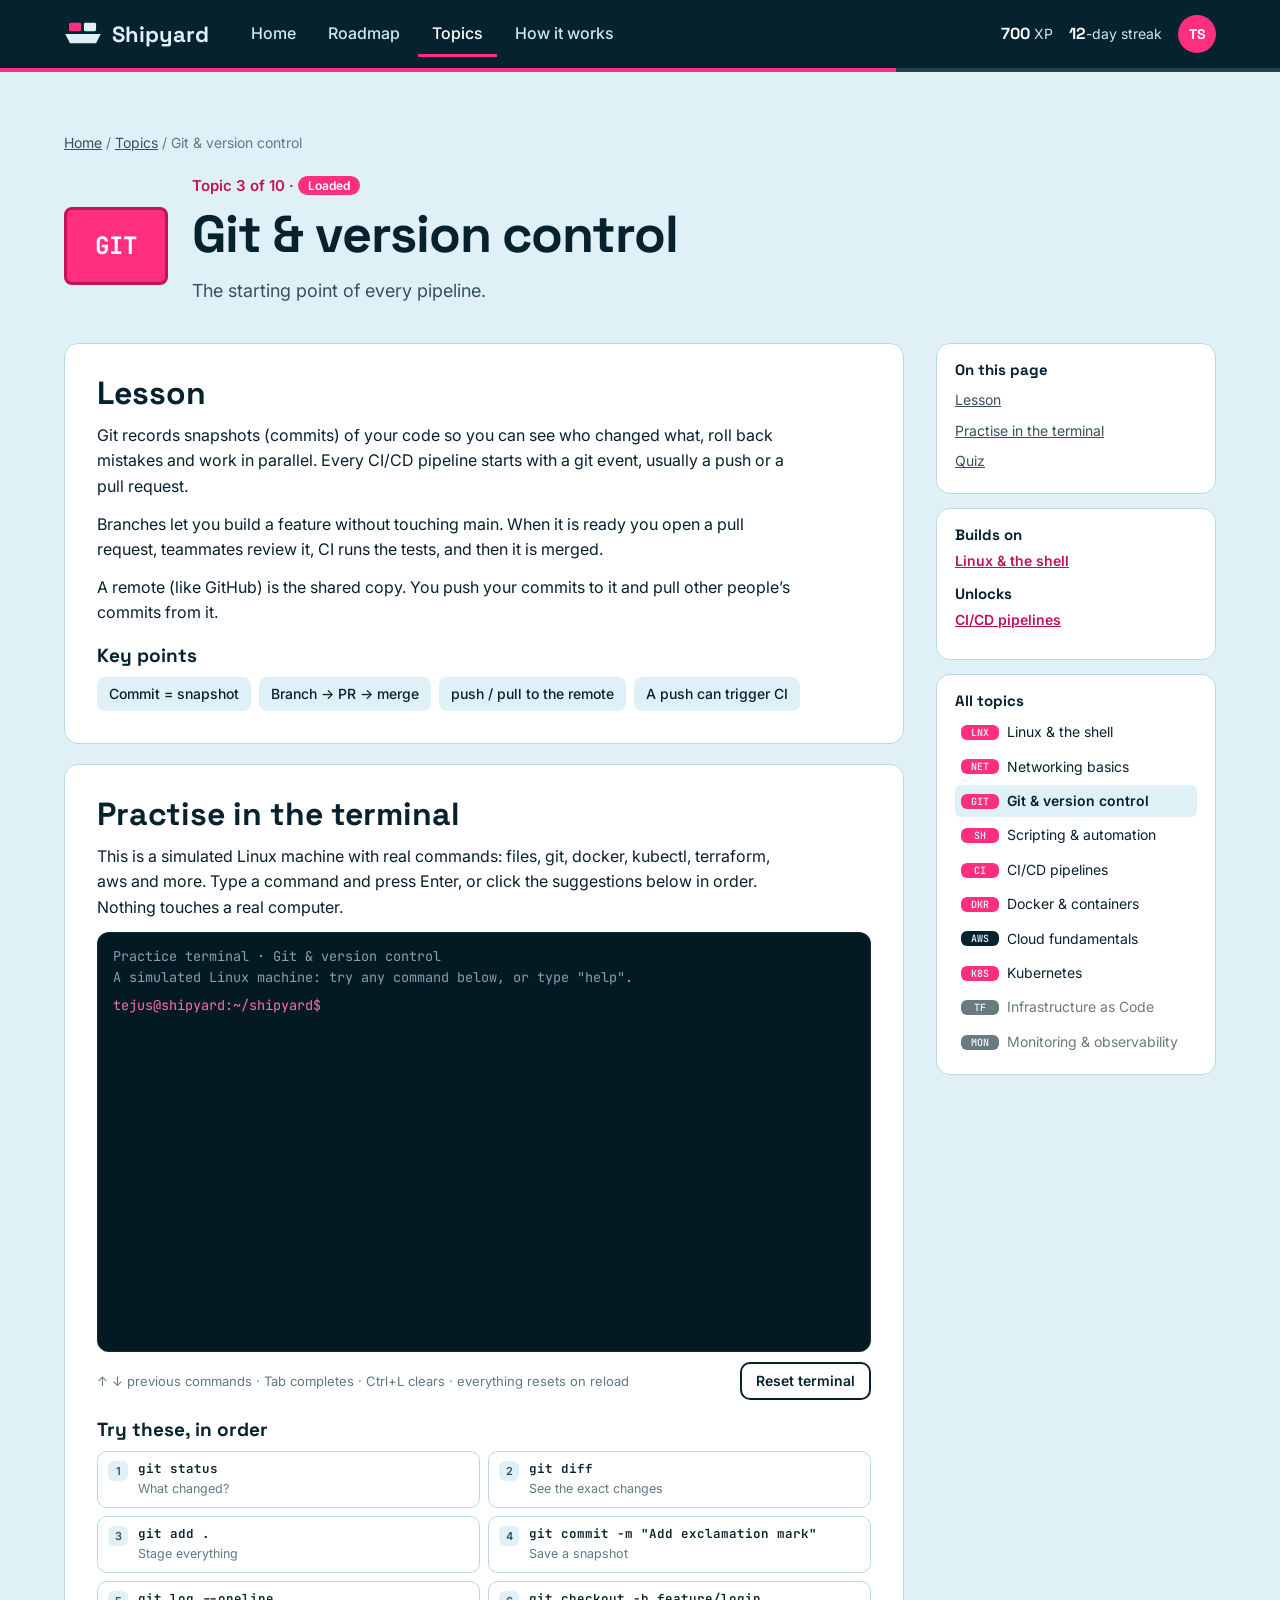
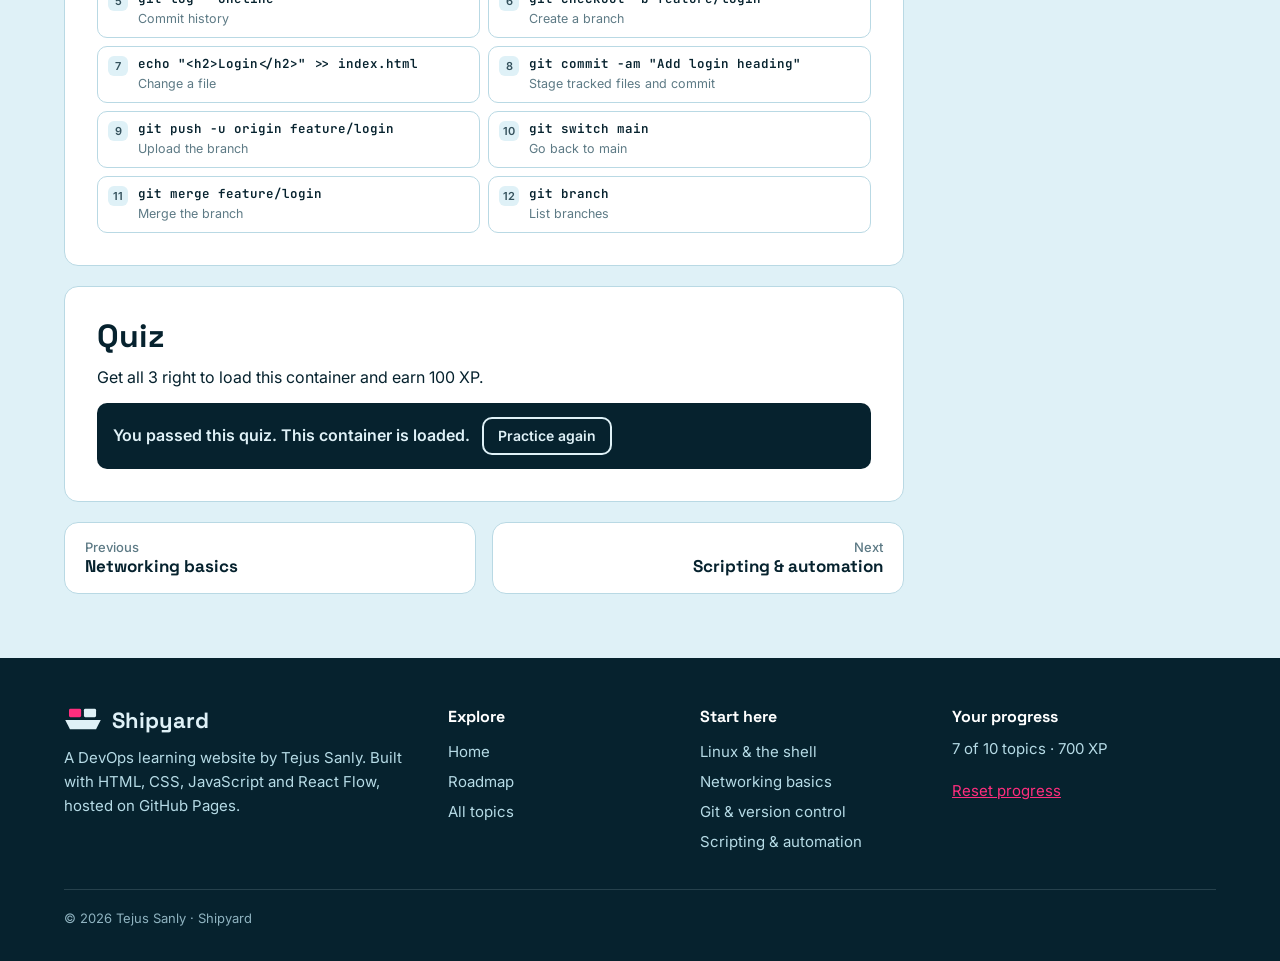
<file: topics/git.html>
<!doctype html>
<html lang="en">
  <head>
    <meta charset="UTF-8" />
    <meta name="viewport" content="width=device-width, initial-scale=1.0" />
    <title>Git &amp; version control · Shipyard</title>
    <meta name="description" content="Git &amp; version control: The starting point of every pipeline. A short DevOps lesson with a practice terminal and quiz." />
    <link rel="icon" href="data:image/svg+xml,%3Csvg xmlns='http://www.w3.org/2000/svg' viewBox='0 0 32 32'%3E%3Crect width='32' height='32' rx='8' fill='%2306222e'/%3E%3Crect x='6' y='9' width='9' height='6' fill='%23ff2e7e'/%3E%3Crect x='17' y='9' width='9' height='6' fill='%23dff1f7'/%3E%3Cpath d='M4 18h24l-4 6H8z' fill='%23dff1f7'/%3E%3C/svg%3E" />
    <link rel="preconnect" href="https://fonts.googleapis.com" />
    <link rel="preconnect" href="https://fonts.gstatic.com" crossorigin />
    <link href="https://fonts.googleapis.com/css2?family=Inter:wght@400;500;600&family=JetBrains+Mono:wght@400;600&family=Space+Grotesk:wght@500;700&display=swap" rel="stylesheet" />
    <link rel="stylesheet" href="../style.css" />
  </head>
  <body data-page="topics" data-root="../" data-topic="git">
    <a class="skip" href="#main">Skip to content</a>
    <header class="topbar">
      <div class="wrap bar">
        <a class="brand" href="../index.html"><svg viewBox="0 0 40 30" aria-hidden="true" class="logo"><rect x="5" y="3" width="13" height="9" rx="1.5" fill="#ff2e7e"/><rect x="21" y="3" width="13" height="9" rx="1.5" fill="#dff1f7"/><path d="M1 15h38l-5 10H6z" fill="#dff1f7"/></svg><span>Shipyard</span></a>
        <button class="menu-toggle" type="button" aria-expanded="false" aria-controls="main-nav">Menu</button>
        <nav class="links" id="main-nav" aria-label="Main">
          <a href="../index.html" data-nav="home">Home</a>
          <a href="../roadmap.html" data-nav="roadmap">Roadmap</a>
          <a href="../index.html#topics" data-nav="topics">Topics</a>
          <a href="../index.html#how" data-nav="how">How it works</a>
        </nav>
        <div class="hud" aria-label="Your progress">
          <span><b data-xp>700</b> XP</span>
          <span><b data-streak>12</b>-day streak</span>
          <span class="avatar" title="Tejus Sanly">TS</span>
        </div>
      </div>
      <div class="meter" aria-hidden="true"><i data-meter style="width:70%"></i></div>
    </header>

    <main id="main">
      <section class="page-head topic-head">
        <div class="wrap">
          <nav class="crumbs" aria-label="Breadcrumb"><a href="../index.html">Home</a> / <a href="../index.html#topics">Topics</a> / <span>Git &amp; version control</span></nav>
          <div class="topic-title">
            <span class="big-code" data-status="locked">GIT</span>
            <div>
              <p class="eyebrow">Topic 3 of 10 · <span class="pill" data-topic-status>…</span></p>
              <h1>Git &amp; version control</h1>
              <p class="lead">The starting point of every pipeline.</p>
            </div>
          </div>
        </div>
      </section>

      <div class="wrap topic-layout">
        <article class="topic-body">
          <section id="lesson">
            <h2>Lesson</h2>
            <p>Git records snapshots (commits) of your code so you can see who changed what, roll back mistakes and work in parallel. Every CI/CD pipeline starts with a git event, usually a push or a pull request.</p>
            <p>Branches let you build a feature without touching main. When it is ready you open a pull request, teammates review it, CI runs the tests, and then it is merged.</p>
            <p>A remote (like GitHub) is the shared copy. You push your commits to it and pull other people’s commits from it.</p>
            <h3>Key points</h3>
            <ul class="keys">
              <li>Commit = snapshot</li>
              <li>Branch → PR → merge</li>
              <li>push / pull to the remote</li>
              <li>A push can trigger CI</li>
            </ul>
          </section>

          <section id="practice">
            <h2>Practise in the terminal</h2>
            <p>This is a simulated Linux machine with real commands: files, git, docker, kubectl, terraform, aws and more. Type a command and press Enter, or click the suggestions below in order. Nothing touches a real computer.</p>
            <div id="terminal">
              <ul class="cmd-list">
                <li><code>git status</code> What changed?</li>
                <li><code>git diff</code> See the exact changes</li>
                <li><code>git add .</code> Stage everything</li>
                <li><code>git commit -m &quot;Add exclamation mark&quot;</code> Save a snapshot</li>
                <li><code>git log --oneline</code> Commit history</li>
                <li><code>git checkout -b feature/login</code> Create a branch</li>
                <li><code>echo &quot;&lt;h2&gt;Login&lt;/h2&gt;&quot; &gt;&gt; index.html</code> Change a file</li>
                <li><code>git commit -am &quot;Add login heading&quot;</code> Stage tracked files and commit</li>
                <li><code>git push -u origin feature/login</code> Upload the branch</li>
                <li><code>git switch main</code> Go back to main</li>
                <li><code>git merge feature/login</code> Merge the branch</li>
                <li><code>git branch</code> List branches</li>
              </ul>
            </div>
          </section>

          <section id="quiz-section">
            <h2>Quiz</h2>
            <p>Get all 3 right to load this container and earn 100 XP.</p>
            <div id="quiz" class="quiz"><p class="notice">The quiz needs JavaScript turned on.</p></div>
          </section>

          <nav class="pager" aria-label="More topics">
            <a href="networking.html"><small>Previous</small>Networking basics</a>
            <a class="next" href="scripting.html"><small>Next</small>Scripting &amp; automation</a>
          </nav>
        </article>

        <aside class="topic-side">
          <div class="side-box">
            <b>On this page</b>
            <a href="#lesson">Lesson</a>
            <a href="#practice">Practise in the terminal</a>
            <a href="#quiz-section">Quiz</a>
          </div>
          <div class="side-box">
            <b>Builds on</b>
            <p><a href="linux.html">Linux &amp; the shell</a></p>
            <b>Unlocks</b><p><a href="cicd.html">CI/CD pipelines</a></p>
          </div>
          <div class="side-box">
            <b>All topics</b>
            <ul class="mini">
              <li data-status-of="linux"><a href="linux.html"><span class="code">LNX</span> Linux &amp; the shell</a></li>
              <li data-status-of="networking"><a href="networking.html"><span class="code">NET</span> Networking basics</a></li>
              <li data-status-of="git" aria-current="page"><a href="git.html"><span class="code">GIT</span> Git &amp; version control</a></li>
              <li data-status-of="scripting"><a href="scripting.html"><span class="code">SH</span> Scripting &amp; automation</a></li>
              <li data-status-of="cicd"><a href="cicd.html"><span class="code">CI</span> CI/CD pipelines</a></li>
              <li data-status-of="docker"><a href="docker.html"><span class="code">DKR</span> Docker &amp; containers</a></li>
              <li data-status-of="cloud"><a href="cloud.html"><span class="code">AWS</span> Cloud fundamentals</a></li>
              <li data-status-of="kubernetes"><a href="kubernetes.html"><span class="code">K8S</span> Kubernetes</a></li>
              <li data-status-of="iac"><a href="iac.html"><span class="code">TF</span> Infrastructure as Code</a></li>
              <li data-status-of="monitoring"><a href="monitoring.html"><span class="code">MON</span> Monitoring &amp; observability</a></li>
            </ul>
          </div>
        </aside>
      </div>
    </main>

    <footer class="footer">
      <div class="wrap foot">
        <div>
          <a class="brand" href="../index.html"><svg viewBox="0 0 40 30" aria-hidden="true" class="logo"><rect x="5" y="3" width="13" height="9" rx="1.5" fill="#ff2e7e"/><rect x="21" y="3" width="13" height="9" rx="1.5" fill="#dff1f7"/><path d="M1 15h38l-5 10H6z" fill="#dff1f7"/></svg><span>Shipyard</span></a>
          <p>A DevOps learning website by Tejus Sanly. Built with HTML, CSS, JavaScript and React Flow, hosted on GitHub Pages.</p>
        </div>
        <nav aria-label="Footer">
          <b>Explore</b>
          <a href="../index.html">Home</a>
          <a href="../roadmap.html">Roadmap</a>
          <a href="../index.html#topics">All topics</a>
        </nav>
        <nav aria-label="Topics">
          <b>Start here</b>
          <a href="../topics/linux.html">Linux &amp; the shell</a>
          <a href="../topics/networking.html">Networking basics</a>
          <a href="../topics/git.html">Git &amp; version control</a>
          <a href="../topics/scripting.html">Scripting &amp; automation</a>
        </nav>
        <div>
          <b>Your progress</b>
          <p><span data-count>7</span> of 10 topics · <span data-xp>700</span> XP</p>
          <button class="link" type="button" data-reset>Reset progress</button>
        </div>
      </div>
      <p class="wrap copy">© 2026 Tejus Sanly · Shipyard</p>
    </footer>
    <script type="module" src="../site.js"></script>
  </body>
</html>
</file>
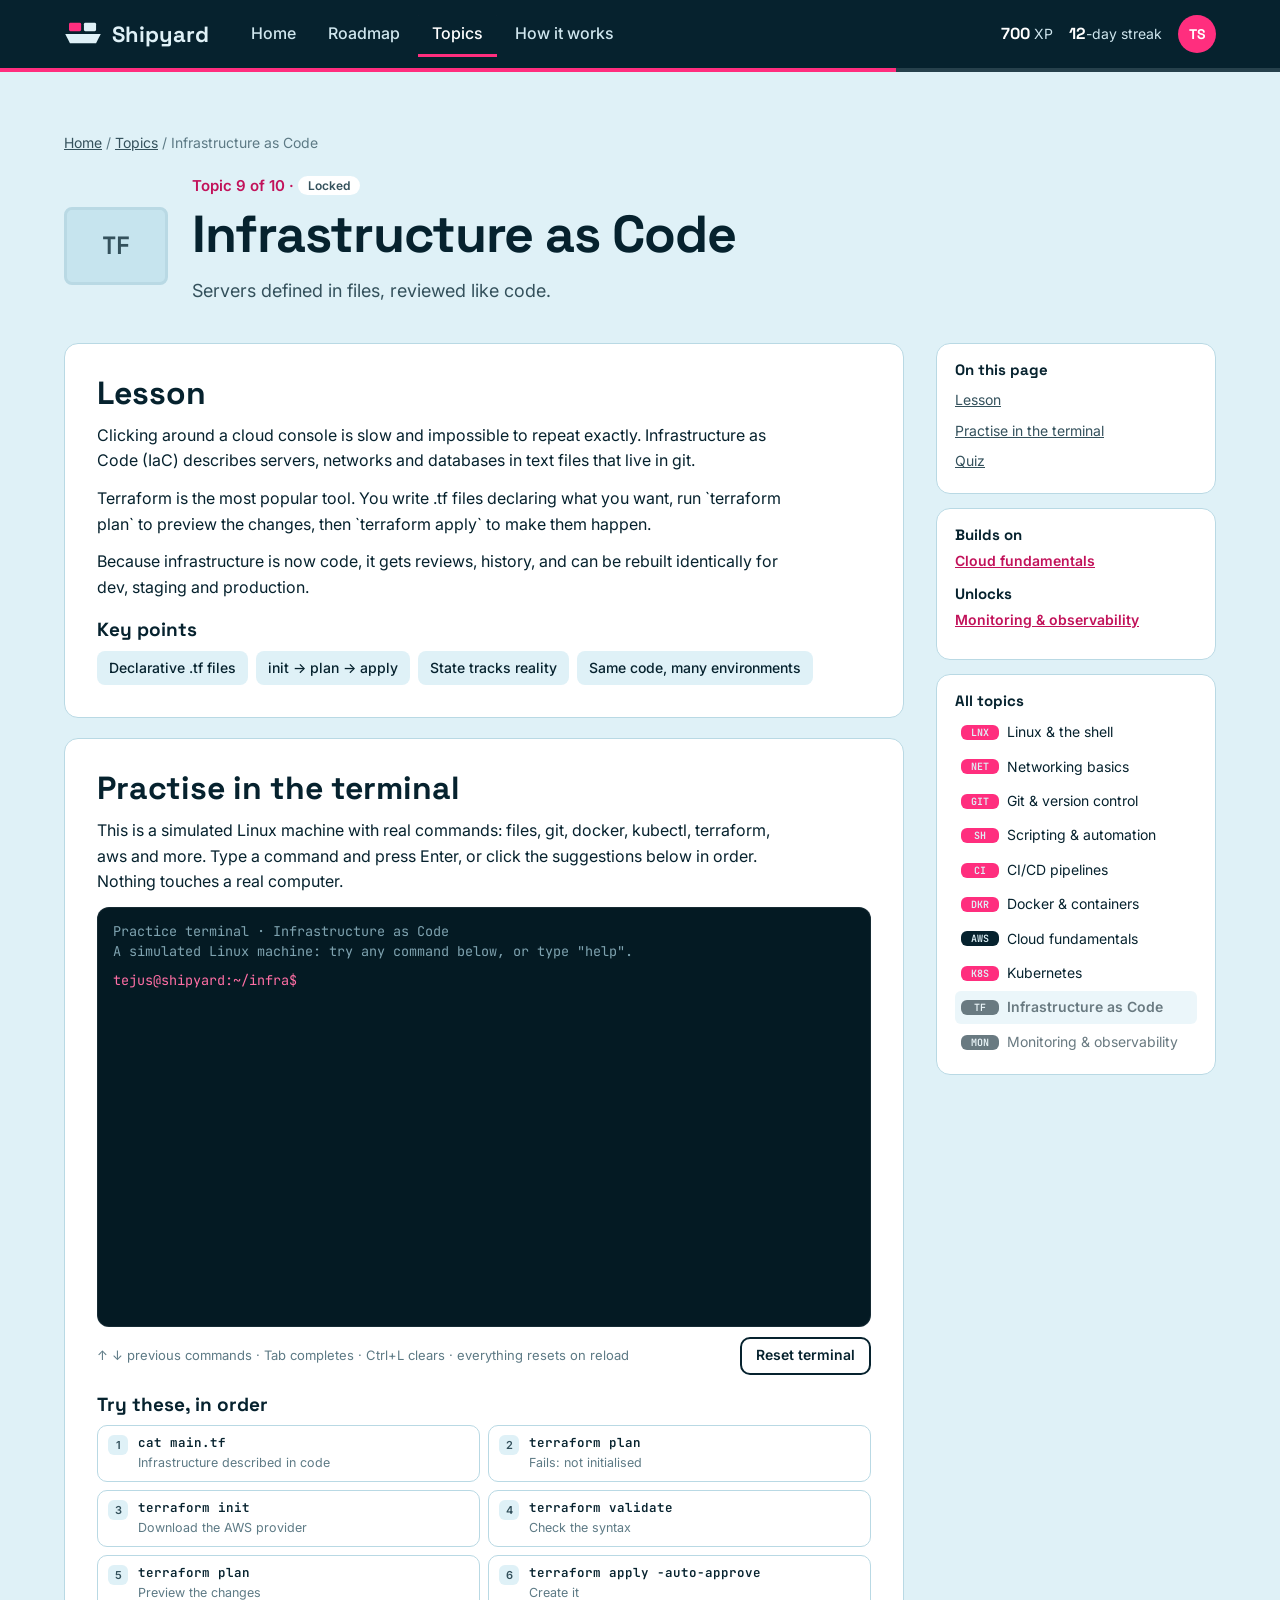
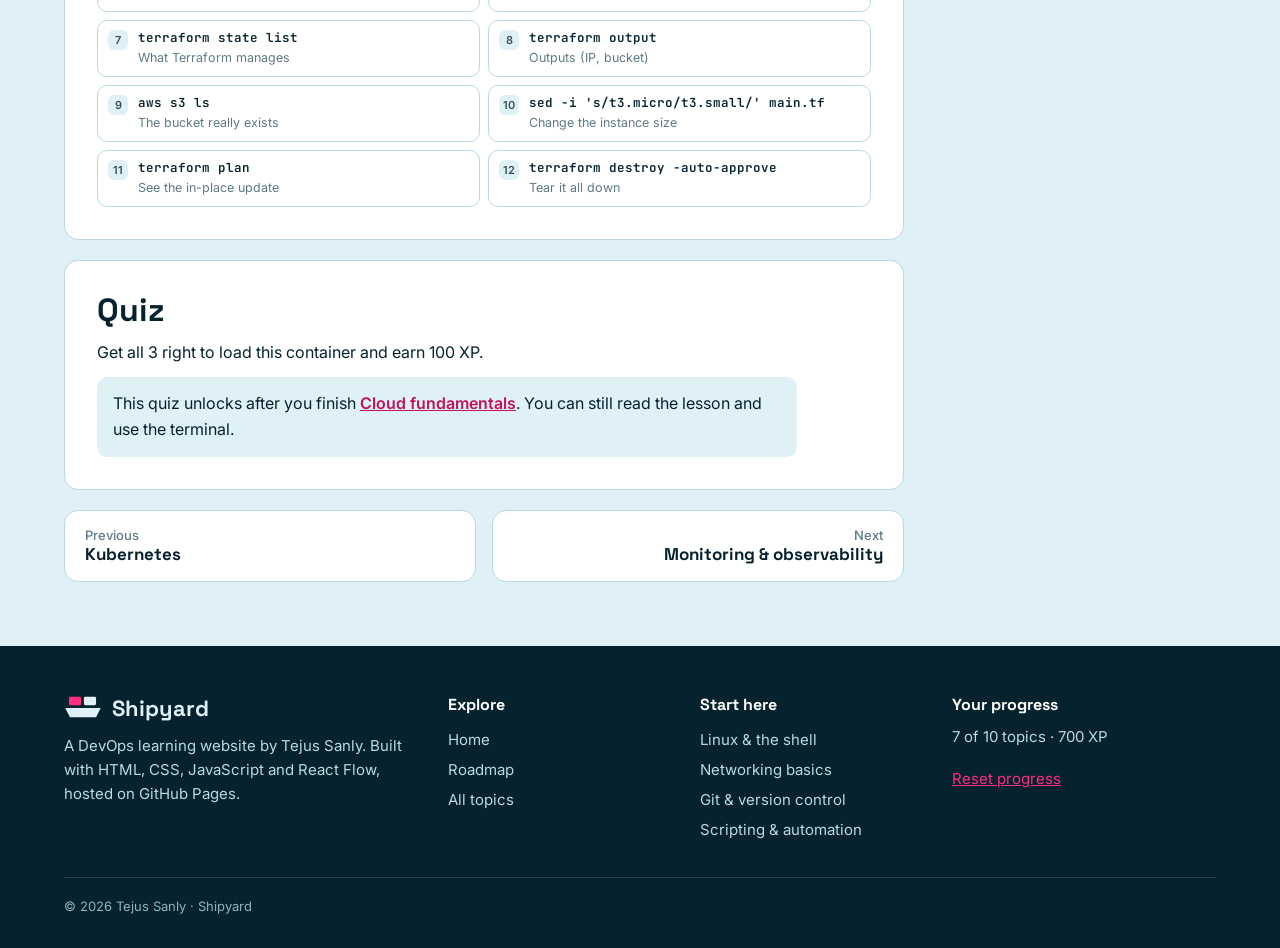
<file: topics/iac.html>
<!doctype html>
<html lang="en">
  <head>
    <meta charset="UTF-8" />
    <meta name="viewport" content="width=device-width, initial-scale=1.0" />
    <title>Infrastructure as Code · Shipyard</title>
    <meta name="description" content="Infrastructure as Code: Servers defined in files, reviewed like code. A short DevOps lesson with a practice terminal and quiz." />
    <link rel="icon" href="data:image/svg+xml,%3Csvg xmlns='http://www.w3.org/2000/svg' viewBox='0 0 32 32'%3E%3Crect width='32' height='32' rx='8' fill='%2306222e'/%3E%3Crect x='6' y='9' width='9' height='6' fill='%23ff2e7e'/%3E%3Crect x='17' y='9' width='9' height='6' fill='%23dff1f7'/%3E%3Cpath d='M4 18h24l-4 6H8z' fill='%23dff1f7'/%3E%3C/svg%3E" />
    <link rel="preconnect" href="https://fonts.googleapis.com" />
    <link rel="preconnect" href="https://fonts.gstatic.com" crossorigin />
    <link href="https://fonts.googleapis.com/css2?family=Inter:wght@400;500;600&family=JetBrains+Mono:wght@400;600&family=Space+Grotesk:wght@500;700&display=swap" rel="stylesheet" />
    <link rel="stylesheet" href="../style.css" />
  </head>
  <body data-page="topics" data-root="../" data-topic="iac">
    <a class="skip" href="#main">Skip to content</a>
    <header class="topbar">
      <div class="wrap bar">
        <a class="brand" href="../index.html"><svg viewBox="0 0 40 30" aria-hidden="true" class="logo"><rect x="5" y="3" width="13" height="9" rx="1.5" fill="#ff2e7e"/><rect x="21" y="3" width="13" height="9" rx="1.5" fill="#dff1f7"/><path d="M1 15h38l-5 10H6z" fill="#dff1f7"/></svg><span>Shipyard</span></a>
        <button class="menu-toggle" type="button" aria-expanded="false" aria-controls="main-nav">Menu</button>
        <nav class="links" id="main-nav" aria-label="Main">
          <a href="../index.html" data-nav="home">Home</a>
          <a href="../roadmap.html" data-nav="roadmap">Roadmap</a>
          <a href="../index.html#topics" data-nav="topics">Topics</a>
          <a href="../index.html#how" data-nav="how">How it works</a>
        </nav>
        <div class="hud" aria-label="Your progress">
          <span><b data-xp>700</b> XP</span>
          <span><b data-streak>12</b>-day streak</span>
          <span class="avatar" title="Tejus Sanly">TS</span>
        </div>
      </div>
      <div class="meter" aria-hidden="true"><i data-meter style="width:70%"></i></div>
    </header>

    <main id="main">
      <section class="page-head topic-head">
        <div class="wrap">
          <nav class="crumbs" aria-label="Breadcrumb"><a href="../index.html">Home</a> / <a href="../index.html#topics">Topics</a> / <span>Infrastructure as Code</span></nav>
          <div class="topic-title">
            <span class="big-code" data-status="locked">TF</span>
            <div>
              <p class="eyebrow">Topic 9 of 10 · <span class="pill" data-topic-status>…</span></p>
              <h1>Infrastructure as Code</h1>
              <p class="lead">Servers defined in files, reviewed like code.</p>
            </div>
          </div>
        </div>
      </section>

      <div class="wrap topic-layout">
        <article class="topic-body">
          <section id="lesson">
            <h2>Lesson</h2>
            <p>Clicking around a cloud console is slow and impossible to repeat exactly. Infrastructure as Code (IaC) describes servers, networks and databases in text files that live in git.</p>
            <p>Terraform is the most popular tool. You write .tf files declaring what you want, run `terraform plan` to preview the changes, then `terraform apply` to make them happen.</p>
            <p>Because infrastructure is now code, it gets reviews, history, and can be rebuilt identically for dev, staging and production.</p>
            <h3>Key points</h3>
            <ul class="keys">
              <li>Declarative .tf files</li>
              <li>init → plan → apply</li>
              <li>State tracks reality</li>
              <li>Same code, many environments</li>
            </ul>
          </section>

          <section id="practice">
            <h2>Practise in the terminal</h2>
            <p>This is a simulated Linux machine with real commands: files, git, docker, kubectl, terraform, aws and more. Type a command and press Enter, or click the suggestions below in order. Nothing touches a real computer.</p>
            <div id="terminal">
              <ul class="cmd-list">
                <li><code>cat main.tf</code> Infrastructure described in code</li>
                <li><code>terraform plan</code> Fails: not initialised</li>
                <li><code>terraform init</code> Download the AWS provider</li>
                <li><code>terraform validate</code> Check the syntax</li>
                <li><code>terraform plan</code> Preview the changes</li>
                <li><code>terraform apply -auto-approve</code> Create it</li>
                <li><code>terraform state list</code> What Terraform manages</li>
                <li><code>terraform output</code> Outputs (IP, bucket)</li>
                <li><code>aws s3 ls</code> The bucket really exists</li>
                <li><code>sed -i 's/t3.micro/t3.small/' main.tf</code> Change the instance size</li>
                <li><code>terraform plan</code> See the in-place update</li>
                <li><code>terraform destroy -auto-approve</code> Tear it all down</li>
              </ul>
            </div>
          </section>

          <section id="quiz-section">
            <h2>Quiz</h2>
            <p>Get all 3 right to load this container and earn 100 XP.</p>
            <div id="quiz" class="quiz"><p class="notice">The quiz needs JavaScript turned on.</p></div>
          </section>

          <nav class="pager" aria-label="More topics">
            <a href="kubernetes.html"><small>Previous</small>Kubernetes</a>
            <a class="next" href="monitoring.html"><small>Next</small>Monitoring &amp; observability</a>
          </nav>
        </article>

        <aside class="topic-side">
          <div class="side-box">
            <b>On this page</b>
            <a href="#lesson">Lesson</a>
            <a href="#practice">Practise in the terminal</a>
            <a href="#quiz-section">Quiz</a>
          </div>
          <div class="side-box">
            <b>Builds on</b>
            <p><a href="cloud.html">Cloud fundamentals</a></p>
            <b>Unlocks</b><p><a href="monitoring.html">Monitoring &amp; observability</a></p>
          </div>
          <div class="side-box">
            <b>All topics</b>
            <ul class="mini">
              <li data-status-of="linux"><a href="linux.html"><span class="code">LNX</span> Linux &amp; the shell</a></li>
              <li data-status-of="networking"><a href="networking.html"><span class="code">NET</span> Networking basics</a></li>
              <li data-status-of="git"><a href="git.html"><span class="code">GIT</span> Git &amp; version control</a></li>
              <li data-status-of="scripting"><a href="scripting.html"><span class="code">SH</span> Scripting &amp; automation</a></li>
              <li data-status-of="cicd"><a href="cicd.html"><span class="code">CI</span> CI/CD pipelines</a></li>
              <li data-status-of="docker"><a href="docker.html"><span class="code">DKR</span> Docker &amp; containers</a></li>
              <li data-status-of="cloud"><a href="cloud.html"><span class="code">AWS</span> Cloud fundamentals</a></li>
              <li data-status-of="kubernetes"><a href="kubernetes.html"><span class="code">K8S</span> Kubernetes</a></li>
              <li data-status-of="iac" aria-current="page"><a href="iac.html"><span class="code">TF</span> Infrastructure as Code</a></li>
              <li data-status-of="monitoring"><a href="monitoring.html"><span class="code">MON</span> Monitoring &amp; observability</a></li>
            </ul>
          </div>
        </aside>
      </div>
    </main>

    <footer class="footer">
      <div class="wrap foot">
        <div>
          <a class="brand" href="../index.html"><svg viewBox="0 0 40 30" aria-hidden="true" class="logo"><rect x="5" y="3" width="13" height="9" rx="1.5" fill="#ff2e7e"/><rect x="21" y="3" width="13" height="9" rx="1.5" fill="#dff1f7"/><path d="M1 15h38l-5 10H6z" fill="#dff1f7"/></svg><span>Shipyard</span></a>
          <p>A DevOps learning website by Tejus Sanly. Built with HTML, CSS, JavaScript and React Flow, hosted on GitHub Pages.</p>
        </div>
        <nav aria-label="Footer">
          <b>Explore</b>
          <a href="../index.html">Home</a>
          <a href="../roadmap.html">Roadmap</a>
          <a href="../index.html#topics">All topics</a>
        </nav>
        <nav aria-label="Topics">
          <b>Start here</b>
          <a href="../topics/linux.html">Linux &amp; the shell</a>
          <a href="../topics/networking.html">Networking basics</a>
          <a href="../topics/git.html">Git &amp; version control</a>
          <a href="../topics/scripting.html">Scripting &amp; automation</a>
        </nav>
        <div>
          <b>Your progress</b>
          <p><span data-count>7</span> of 10 topics · <span data-xp>700</span> XP</p>
          <button class="link" type="button" data-reset>Reset progress</button>
        </div>
      </div>
      <p class="wrap copy">© 2026 Tejus Sanly · Shipyard</p>
    </footer>
    <script type="module" src="../site.js"></script>
  </body>
</html>
</file>
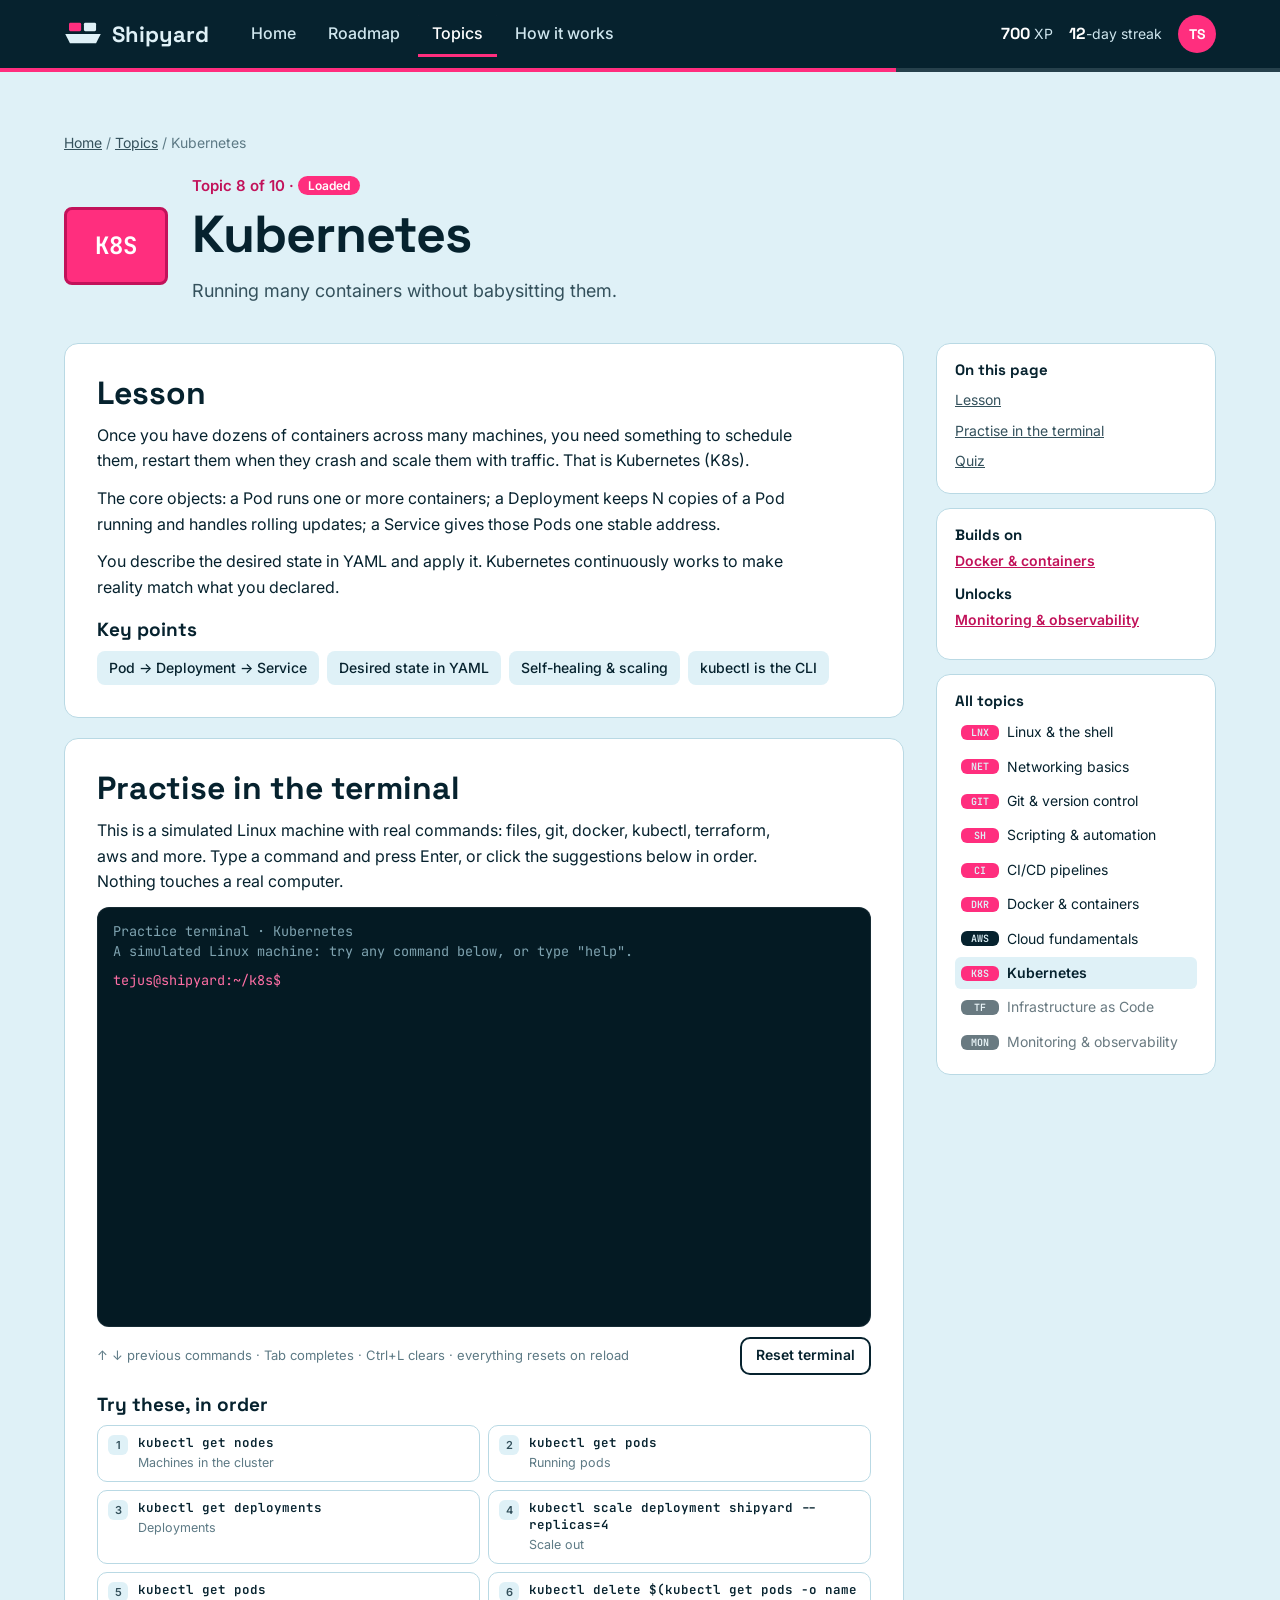
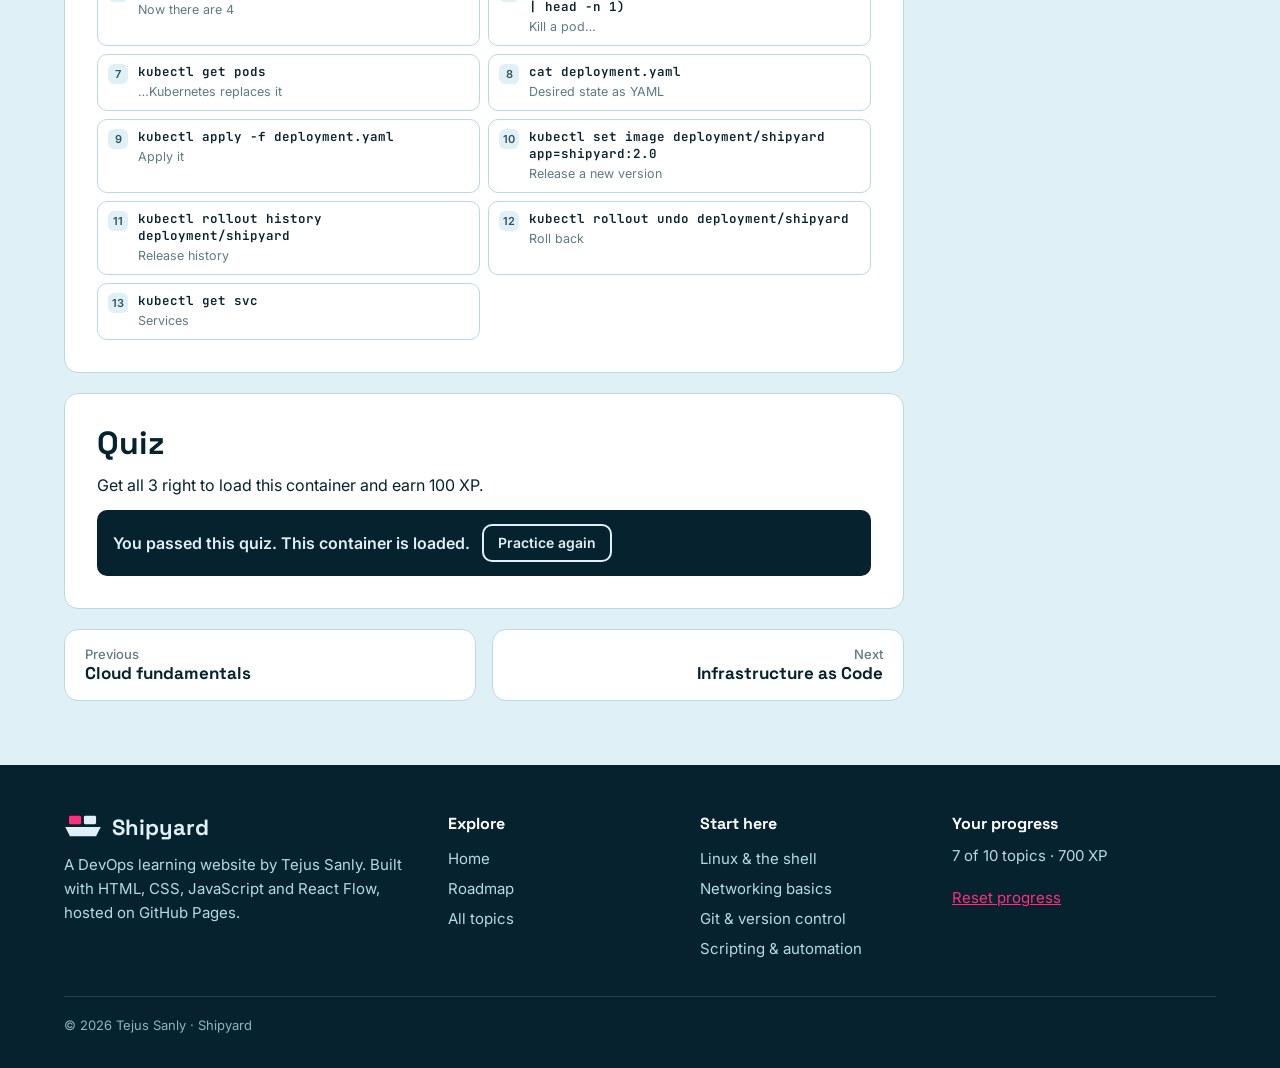
<file: topics/kubernetes.html>
<!doctype html>
<html lang="en">
  <head>
    <meta charset="UTF-8" />
    <meta name="viewport" content="width=device-width, initial-scale=1.0" />
    <title>Kubernetes · Shipyard</title>
    <meta name="description" content="Kubernetes: Running many containers without babysitting them. A short DevOps lesson with a practice terminal and quiz." />
    <link rel="icon" href="data:image/svg+xml,%3Csvg xmlns='http://www.w3.org/2000/svg' viewBox='0 0 32 32'%3E%3Crect width='32' height='32' rx='8' fill='%2306222e'/%3E%3Crect x='6' y='9' width='9' height='6' fill='%23ff2e7e'/%3E%3Crect x='17' y='9' width='9' height='6' fill='%23dff1f7'/%3E%3Cpath d='M4 18h24l-4 6H8z' fill='%23dff1f7'/%3E%3C/svg%3E" />
    <link rel="preconnect" href="https://fonts.googleapis.com" />
    <link rel="preconnect" href="https://fonts.gstatic.com" crossorigin />
    <link href="https://fonts.googleapis.com/css2?family=Inter:wght@400;500;600&family=JetBrains+Mono:wght@400;600&family=Space+Grotesk:wght@500;700&display=swap" rel="stylesheet" />
    <link rel="stylesheet" href="../style.css" />
  </head>
  <body data-page="topics" data-root="../" data-topic="kubernetes">
    <a class="skip" href="#main">Skip to content</a>
    <header class="topbar">
      <div class="wrap bar">
        <a class="brand" href="../index.html"><svg viewBox="0 0 40 30" aria-hidden="true" class="logo"><rect x="5" y="3" width="13" height="9" rx="1.5" fill="#ff2e7e"/><rect x="21" y="3" width="13" height="9" rx="1.5" fill="#dff1f7"/><path d="M1 15h38l-5 10H6z" fill="#dff1f7"/></svg><span>Shipyard</span></a>
        <button class="menu-toggle" type="button" aria-expanded="false" aria-controls="main-nav">Menu</button>
        <nav class="links" id="main-nav" aria-label="Main">
          <a href="../index.html" data-nav="home">Home</a>
          <a href="../roadmap.html" data-nav="roadmap">Roadmap</a>
          <a href="../index.html#topics" data-nav="topics">Topics</a>
          <a href="../index.html#how" data-nav="how">How it works</a>
        </nav>
        <div class="hud" aria-label="Your progress">
          <span><b data-xp>700</b> XP</span>
          <span><b data-streak>12</b>-day streak</span>
          <span class="avatar" title="Tejus Sanly">TS</span>
        </div>
      </div>
      <div class="meter" aria-hidden="true"><i data-meter style="width:70%"></i></div>
    </header>

    <main id="main">
      <section class="page-head topic-head">
        <div class="wrap">
          <nav class="crumbs" aria-label="Breadcrumb"><a href="../index.html">Home</a> / <a href="../index.html#topics">Topics</a> / <span>Kubernetes</span></nav>
          <div class="topic-title">
            <span class="big-code" data-status="locked">K8S</span>
            <div>
              <p class="eyebrow">Topic 8 of 10 · <span class="pill" data-topic-status>…</span></p>
              <h1>Kubernetes</h1>
              <p class="lead">Running many containers without babysitting them.</p>
            </div>
          </div>
        </div>
      </section>

      <div class="wrap topic-layout">
        <article class="topic-body">
          <section id="lesson">
            <h2>Lesson</h2>
            <p>Once you have dozens of containers across many machines, you need something to schedule them, restart them when they crash and scale them with traffic. That is Kubernetes (K8s).</p>
            <p>The core objects: a Pod runs one or more containers; a Deployment keeps N copies of a Pod running and handles rolling updates; a Service gives those Pods one stable address.</p>
            <p>You describe the desired state in YAML and apply it. Kubernetes continuously works to make reality match what you declared.</p>
            <h3>Key points</h3>
            <ul class="keys">
              <li>Pod → Deployment → Service</li>
              <li>Desired state in YAML</li>
              <li>Self-healing &amp; scaling</li>
              <li>kubectl is the CLI</li>
            </ul>
          </section>

          <section id="practice">
            <h2>Practise in the terminal</h2>
            <p>This is a simulated Linux machine with real commands: files, git, docker, kubectl, terraform, aws and more. Type a command and press Enter, or click the suggestions below in order. Nothing touches a real computer.</p>
            <div id="terminal">
              <ul class="cmd-list">
                <li><code>kubectl get nodes</code> Machines in the cluster</li>
                <li><code>kubectl get pods</code> Running pods</li>
                <li><code>kubectl get deployments</code> Deployments</li>
                <li><code>kubectl scale deployment shipyard --replicas=4</code> Scale out</li>
                <li><code>kubectl get pods</code> Now there are 4</li>
                <li><code>kubectl delete $(kubectl get pods -o name | head -n 1)</code> Kill a pod…</li>
                <li><code>kubectl get pods</code> …Kubernetes replaces it</li>
                <li><code>cat deployment.yaml</code> Desired state as YAML</li>
                <li><code>kubectl apply -f deployment.yaml</code> Apply it</li>
                <li><code>kubectl set image deployment/shipyard app=shipyard:2.0</code> Release a new version</li>
                <li><code>kubectl rollout history deployment/shipyard</code> Release history</li>
                <li><code>kubectl rollout undo deployment/shipyard</code> Roll back</li>
                <li><code>kubectl get svc</code> Services</li>
              </ul>
            </div>
          </section>

          <section id="quiz-section">
            <h2>Quiz</h2>
            <p>Get all 3 right to load this container and earn 100 XP.</p>
            <div id="quiz" class="quiz"><p class="notice">The quiz needs JavaScript turned on.</p></div>
          </section>

          <nav class="pager" aria-label="More topics">
            <a href="cloud.html"><small>Previous</small>Cloud fundamentals</a>
            <a class="next" href="iac.html"><small>Next</small>Infrastructure as Code</a>
          </nav>
        </article>

        <aside class="topic-side">
          <div class="side-box">
            <b>On this page</b>
            <a href="#lesson">Lesson</a>
            <a href="#practice">Practise in the terminal</a>
            <a href="#quiz-section">Quiz</a>
          </div>
          <div class="side-box">
            <b>Builds on</b>
            <p><a href="docker.html">Docker &amp; containers</a></p>
            <b>Unlocks</b><p><a href="monitoring.html">Monitoring &amp; observability</a></p>
          </div>
          <div class="side-box">
            <b>All topics</b>
            <ul class="mini">
              <li data-status-of="linux"><a href="linux.html"><span class="code">LNX</span> Linux &amp; the shell</a></li>
              <li data-status-of="networking"><a href="networking.html"><span class="code">NET</span> Networking basics</a></li>
              <li data-status-of="git"><a href="git.html"><span class="code">GIT</span> Git &amp; version control</a></li>
              <li data-status-of="scripting"><a href="scripting.html"><span class="code">SH</span> Scripting &amp; automation</a></li>
              <li data-status-of="cicd"><a href="cicd.html"><span class="code">CI</span> CI/CD pipelines</a></li>
              <li data-status-of="docker"><a href="docker.html"><span class="code">DKR</span> Docker &amp; containers</a></li>
              <li data-status-of="cloud"><a href="cloud.html"><span class="code">AWS</span> Cloud fundamentals</a></li>
              <li data-status-of="kubernetes" aria-current="page"><a href="kubernetes.html"><span class="code">K8S</span> Kubernetes</a></li>
              <li data-status-of="iac"><a href="iac.html"><span class="code">TF</span> Infrastructure as Code</a></li>
              <li data-status-of="monitoring"><a href="monitoring.html"><span class="code">MON</span> Monitoring &amp; observability</a></li>
            </ul>
          </div>
        </aside>
      </div>
    </main>

    <footer class="footer">
      <div class="wrap foot">
        <div>
          <a class="brand" href="../index.html"><svg viewBox="0 0 40 30" aria-hidden="true" class="logo"><rect x="5" y="3" width="13" height="9" rx="1.5" fill="#ff2e7e"/><rect x="21" y="3" width="13" height="9" rx="1.5" fill="#dff1f7"/><path d="M1 15h38l-5 10H6z" fill="#dff1f7"/></svg><span>Shipyard</span></a>
          <p>A DevOps learning website by Tejus Sanly. Built with HTML, CSS, JavaScript and React Flow, hosted on GitHub Pages.</p>
        </div>
        <nav aria-label="Footer">
          <b>Explore</b>
          <a href="../index.html">Home</a>
          <a href="../roadmap.html">Roadmap</a>
          <a href="../index.html#topics">All topics</a>
        </nav>
        <nav aria-label="Topics">
          <b>Start here</b>
          <a href="../topics/linux.html">Linux &amp; the shell</a>
          <a href="../topics/networking.html">Networking basics</a>
          <a href="../topics/git.html">Git &amp; version control</a>
          <a href="../topics/scripting.html">Scripting &amp; automation</a>
        </nav>
        <div>
          <b>Your progress</b>
          <p><span data-count>7</span> of 10 topics · <span data-xp>700</span> XP</p>
          <button class="link" type="button" data-reset>Reset progress</button>
        </div>
      </div>
      <p class="wrap copy">© 2026 Tejus Sanly · Shipyard</p>
    </footer>
    <script type="module" src="../site.js"></script>
  </body>
</html>
</file>
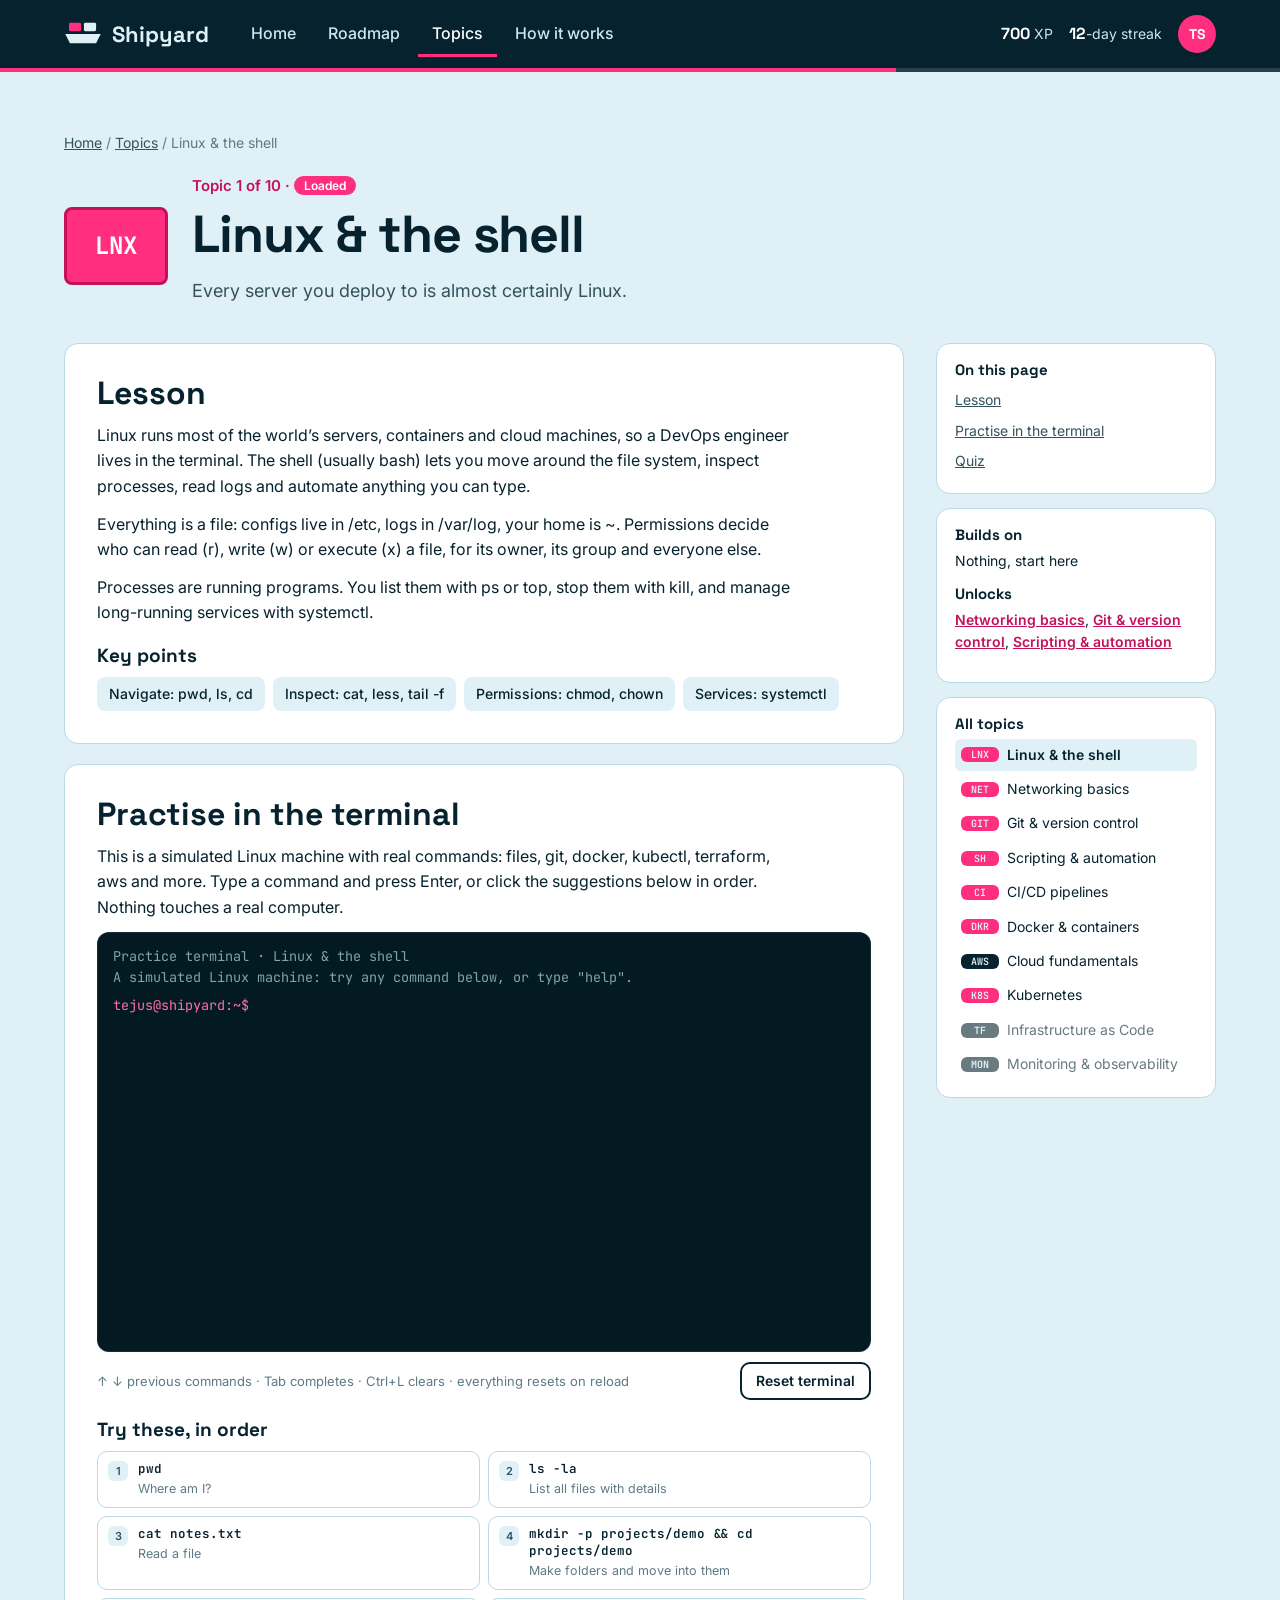
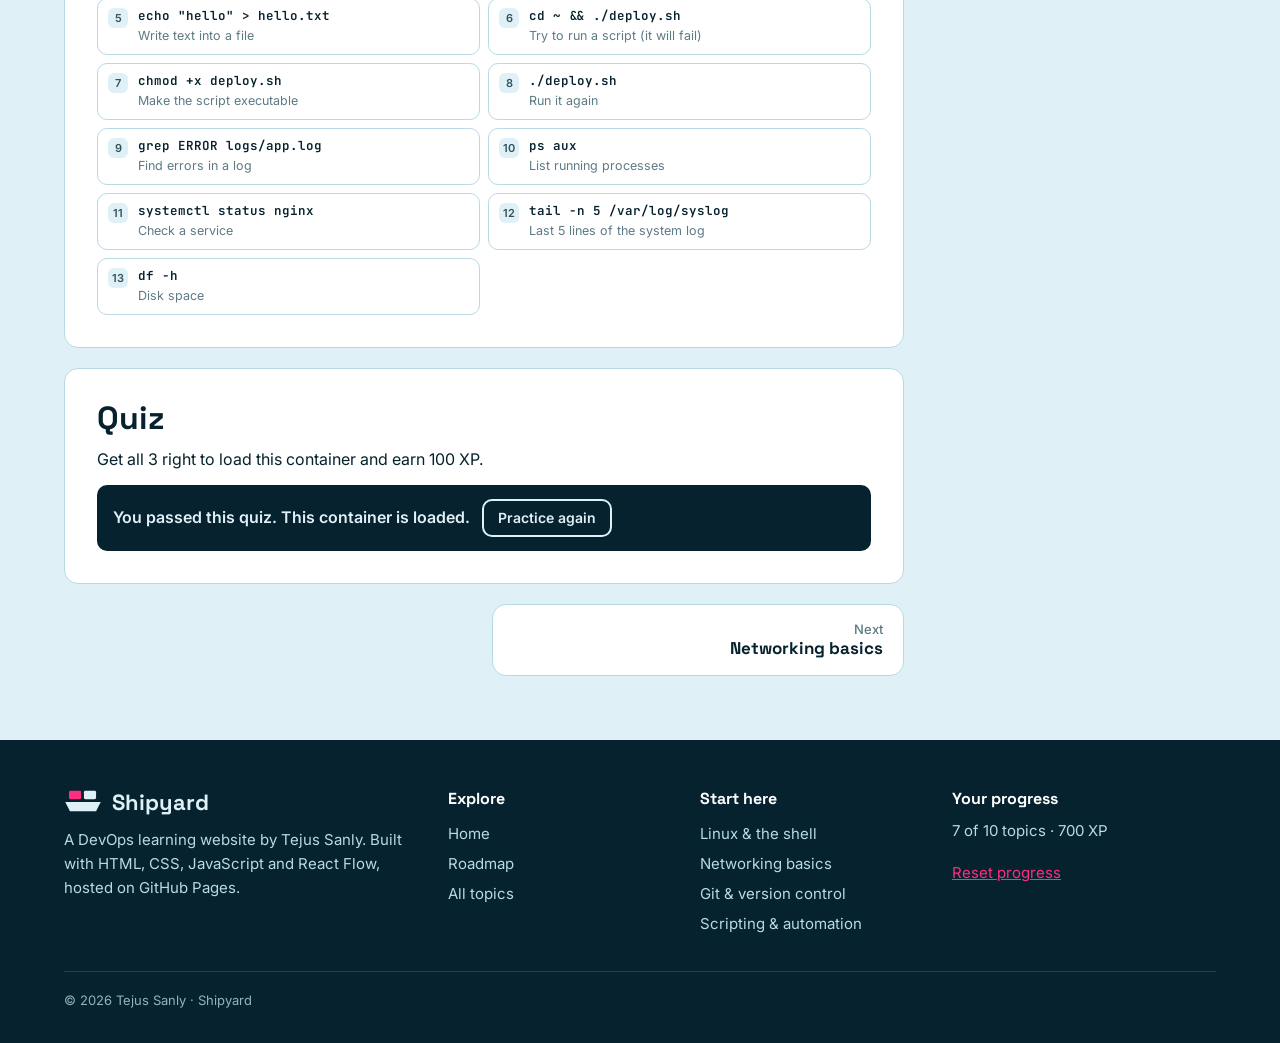
<file: topics/linux.html>
<!doctype html>
<html lang="en">
  <head>
    <meta charset="UTF-8" />
    <meta name="viewport" content="width=device-width, initial-scale=1.0" />
    <title>Linux &amp; the shell · Shipyard</title>
    <meta name="description" content="Linux &amp; the shell: Every server you deploy to is almost certainly Linux. A short DevOps lesson with a practice terminal and quiz." />
    <link rel="icon" href="data:image/svg+xml,%3Csvg xmlns='http://www.w3.org/2000/svg' viewBox='0 0 32 32'%3E%3Crect width='32' height='32' rx='8' fill='%2306222e'/%3E%3Crect x='6' y='9' width='9' height='6' fill='%23ff2e7e'/%3E%3Crect x='17' y='9' width='9' height='6' fill='%23dff1f7'/%3E%3Cpath d='M4 18h24l-4 6H8z' fill='%23dff1f7'/%3E%3C/svg%3E" />
    <link rel="preconnect" href="https://fonts.googleapis.com" />
    <link rel="preconnect" href="https://fonts.gstatic.com" crossorigin />
    <link href="https://fonts.googleapis.com/css2?family=Inter:wght@400;500;600&family=JetBrains+Mono:wght@400;600&family=Space+Grotesk:wght@500;700&display=swap" rel="stylesheet" />
    <link rel="stylesheet" href="../style.css" />
  </head>
  <body data-page="topics" data-root="../" data-topic="linux">
    <a class="skip" href="#main">Skip to content</a>
    <header class="topbar">
      <div class="wrap bar">
        <a class="brand" href="../index.html"><svg viewBox="0 0 40 30" aria-hidden="true" class="logo"><rect x="5" y="3" width="13" height="9" rx="1.5" fill="#ff2e7e"/><rect x="21" y="3" width="13" height="9" rx="1.5" fill="#dff1f7"/><path d="M1 15h38l-5 10H6z" fill="#dff1f7"/></svg><span>Shipyard</span></a>
        <button class="menu-toggle" type="button" aria-expanded="false" aria-controls="main-nav">Menu</button>
        <nav class="links" id="main-nav" aria-label="Main">
          <a href="../index.html" data-nav="home">Home</a>
          <a href="../roadmap.html" data-nav="roadmap">Roadmap</a>
          <a href="../index.html#topics" data-nav="topics">Topics</a>
          <a href="../index.html#how" data-nav="how">How it works</a>
        </nav>
        <div class="hud" aria-label="Your progress">
          <span><b data-xp>700</b> XP</span>
          <span><b data-streak>12</b>-day streak</span>
          <span class="avatar" title="Tejus Sanly">TS</span>
        </div>
      </div>
      <div class="meter" aria-hidden="true"><i data-meter style="width:70%"></i></div>
    </header>

    <main id="main">
      <section class="page-head topic-head">
        <div class="wrap">
          <nav class="crumbs" aria-label="Breadcrumb"><a href="../index.html">Home</a> / <a href="../index.html#topics">Topics</a> / <span>Linux &amp; the shell</span></nav>
          <div class="topic-title">
            <span class="big-code" data-status="locked">LNX</span>
            <div>
              <p class="eyebrow">Topic 1 of 10 · <span class="pill" data-topic-status>…</span></p>
              <h1>Linux &amp; the shell</h1>
              <p class="lead">Every server you deploy to is almost certainly Linux.</p>
            </div>
          </div>
        </div>
      </section>

      <div class="wrap topic-layout">
        <article class="topic-body">
          <section id="lesson">
            <h2>Lesson</h2>
            <p>Linux runs most of the world’s servers, containers and cloud machines, so a DevOps engineer lives in the terminal. The shell (usually bash) lets you move around the file system, inspect processes, read logs and automate anything you can type.</p>
            <p>Everything is a file: configs live in /etc, logs in /var/log, your home is ~. Permissions decide who can read (r), write (w) or execute (x) a file, for its owner, its group and everyone else.</p>
            <p>Processes are running programs. You list them with ps or top, stop them with kill, and manage long-running services with systemctl.</p>
            <h3>Key points</h3>
            <ul class="keys">
              <li>Navigate: pwd, ls, cd</li>
              <li>Inspect: cat, less, tail -f</li>
              <li>Permissions: chmod, chown</li>
              <li>Services: systemctl</li>
            </ul>
          </section>

          <section id="practice">
            <h2>Practise in the terminal</h2>
            <p>This is a simulated Linux machine with real commands: files, git, docker, kubectl, terraform, aws and more. Type a command and press Enter, or click the suggestions below in order. Nothing touches a real computer.</p>
            <div id="terminal">
              <ul class="cmd-list">
                <li><code>pwd</code> Where am I?</li>
                <li><code>ls -la</code> List all files with details</li>
                <li><code>cat notes.txt</code> Read a file</li>
                <li><code>mkdir -p projects/demo &amp;&amp; cd projects/demo</code> Make folders and move into them</li>
                <li><code>echo &quot;hello&quot; &gt; hello.txt</code> Write text into a file</li>
                <li><code>cd ~ &amp;&amp; ./deploy.sh</code> Try to run a script (it will fail)</li>
                <li><code>chmod +x deploy.sh</code> Make the script executable</li>
                <li><code>./deploy.sh</code> Run it again</li>
                <li><code>grep ERROR logs/app.log</code> Find errors in a log</li>
                <li><code>ps aux</code> List running processes</li>
                <li><code>systemctl status nginx</code> Check a service</li>
                <li><code>tail -n 5 /var/log/syslog</code> Last 5 lines of the system log</li>
                <li><code>df -h</code> Disk space</li>
              </ul>
            </div>
          </section>

          <section id="quiz-section">
            <h2>Quiz</h2>
            <p>Get all 3 right to load this container and earn 100 XP.</p>
            <div id="quiz" class="quiz"><p class="notice">The quiz needs JavaScript turned on.</p></div>
          </section>

          <nav class="pager" aria-label="More topics">
            <span></span>
            <a class="next" href="networking.html"><small>Next</small>Networking basics</a>
          </nav>
        </article>

        <aside class="topic-side">
          <div class="side-box">
            <b>On this page</b>
            <a href="#lesson">Lesson</a>
            <a href="#practice">Practise in the terminal</a>
            <a href="#quiz-section">Quiz</a>
          </div>
          <div class="side-box">
            <b>Builds on</b>
            <p>Nothing, start here</p>
            <b>Unlocks</b><p><a href="networking.html">Networking basics</a>, <a href="git.html">Git &amp; version control</a>, <a href="scripting.html">Scripting &amp; automation</a></p>
          </div>
          <div class="side-box">
            <b>All topics</b>
            <ul class="mini">
              <li data-status-of="linux" aria-current="page"><a href="linux.html"><span class="code">LNX</span> Linux &amp; the shell</a></li>
              <li data-status-of="networking"><a href="networking.html"><span class="code">NET</span> Networking basics</a></li>
              <li data-status-of="git"><a href="git.html"><span class="code">GIT</span> Git &amp; version control</a></li>
              <li data-status-of="scripting"><a href="scripting.html"><span class="code">SH</span> Scripting &amp; automation</a></li>
              <li data-status-of="cicd"><a href="cicd.html"><span class="code">CI</span> CI/CD pipelines</a></li>
              <li data-status-of="docker"><a href="docker.html"><span class="code">DKR</span> Docker &amp; containers</a></li>
              <li data-status-of="cloud"><a href="cloud.html"><span class="code">AWS</span> Cloud fundamentals</a></li>
              <li data-status-of="kubernetes"><a href="kubernetes.html"><span class="code">K8S</span> Kubernetes</a></li>
              <li data-status-of="iac"><a href="iac.html"><span class="code">TF</span> Infrastructure as Code</a></li>
              <li data-status-of="monitoring"><a href="monitoring.html"><span class="code">MON</span> Monitoring &amp; observability</a></li>
            </ul>
          </div>
        </aside>
      </div>
    </main>

    <footer class="footer">
      <div class="wrap foot">
        <div>
          <a class="brand" href="../index.html"><svg viewBox="0 0 40 30" aria-hidden="true" class="logo"><rect x="5" y="3" width="13" height="9" rx="1.5" fill="#ff2e7e"/><rect x="21" y="3" width="13" height="9" rx="1.5" fill="#dff1f7"/><path d="M1 15h38l-5 10H6z" fill="#dff1f7"/></svg><span>Shipyard</span></a>
          <p>A DevOps learning website by Tejus Sanly. Built with HTML, CSS, JavaScript and React Flow, hosted on GitHub Pages.</p>
        </div>
        <nav aria-label="Footer">
          <b>Explore</b>
          <a href="../index.html">Home</a>
          <a href="../roadmap.html">Roadmap</a>
          <a href="../index.html#topics">All topics</a>
        </nav>
        <nav aria-label="Topics">
          <b>Start here</b>
          <a href="../topics/linux.html">Linux &amp; the shell</a>
          <a href="../topics/networking.html">Networking basics</a>
          <a href="../topics/git.html">Git &amp; version control</a>
          <a href="../topics/scripting.html">Scripting &amp; automation</a>
        </nav>
        <div>
          <b>Your progress</b>
          <p><span data-count>7</span> of 10 topics · <span data-xp>700</span> XP</p>
          <button class="link" type="button" data-reset>Reset progress</button>
        </div>
      </div>
      <p class="wrap copy">© 2026 Tejus Sanly · Shipyard</p>
    </footer>
    <script type="module" src="../site.js"></script>
  </body>
</html>
</file>
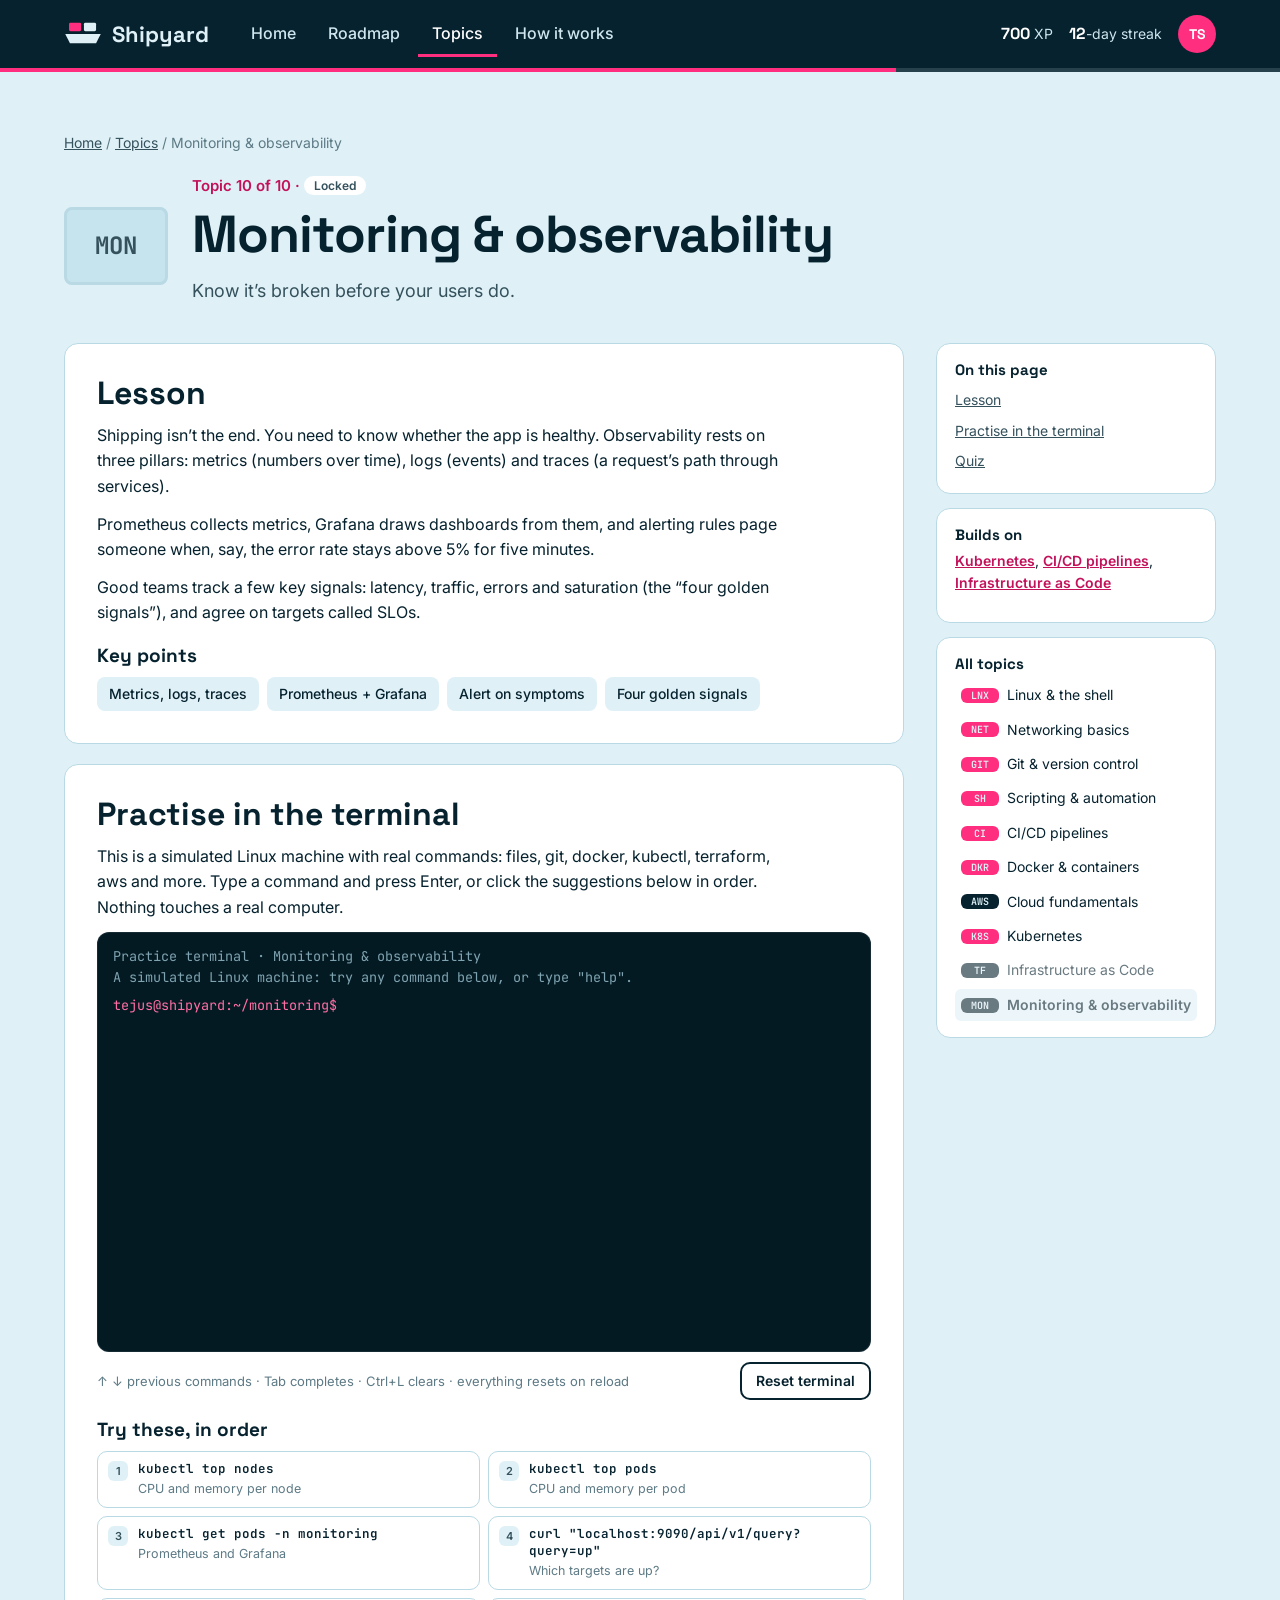
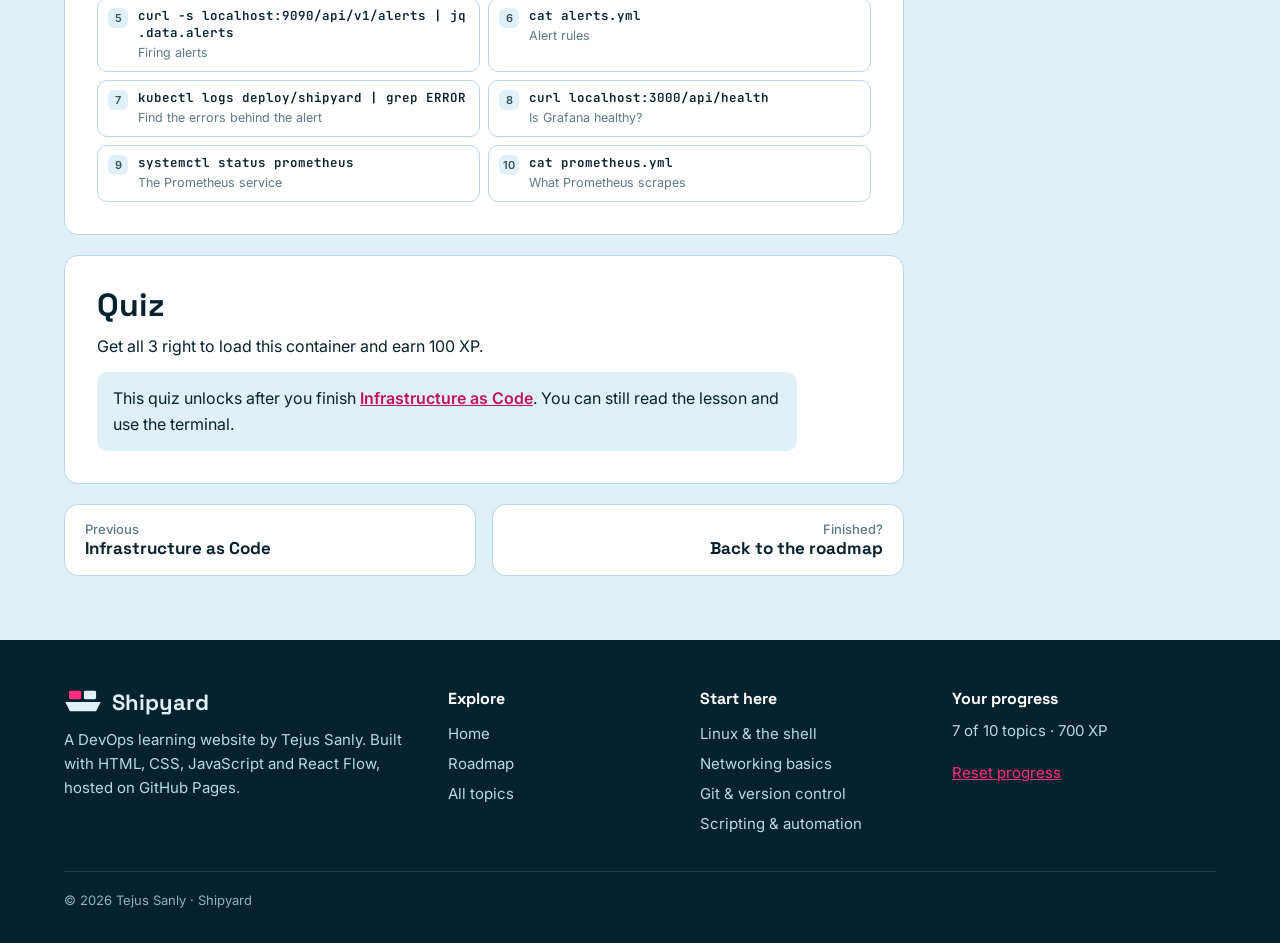
<file: topics/monitoring.html>
<!doctype html>
<html lang="en">
  <head>
    <meta charset="UTF-8" />
    <meta name="viewport" content="width=device-width, initial-scale=1.0" />
    <title>Monitoring &amp; observability · Shipyard</title>
    <meta name="description" content="Monitoring &amp; observability: Know it’s broken before your users do. A short DevOps lesson with a practice terminal and quiz." />
    <link rel="icon" href="data:image/svg+xml,%3Csvg xmlns='http://www.w3.org/2000/svg' viewBox='0 0 32 32'%3E%3Crect width='32' height='32' rx='8' fill='%2306222e'/%3E%3Crect x='6' y='9' width='9' height='6' fill='%23ff2e7e'/%3E%3Crect x='17' y='9' width='9' height='6' fill='%23dff1f7'/%3E%3Cpath d='M4 18h24l-4 6H8z' fill='%23dff1f7'/%3E%3C/svg%3E" />
    <link rel="preconnect" href="https://fonts.googleapis.com" />
    <link rel="preconnect" href="https://fonts.gstatic.com" crossorigin />
    <link href="https://fonts.googleapis.com/css2?family=Inter:wght@400;500;600&family=JetBrains+Mono:wght@400;600&family=Space+Grotesk:wght@500;700&display=swap" rel="stylesheet" />
    <link rel="stylesheet" href="../style.css" />
  </head>
  <body data-page="topics" data-root="../" data-topic="monitoring">
    <a class="skip" href="#main">Skip to content</a>
    <header class="topbar">
      <div class="wrap bar">
        <a class="brand" href="../index.html"><svg viewBox="0 0 40 30" aria-hidden="true" class="logo"><rect x="5" y="3" width="13" height="9" rx="1.5" fill="#ff2e7e"/><rect x="21" y="3" width="13" height="9" rx="1.5" fill="#dff1f7"/><path d="M1 15h38l-5 10H6z" fill="#dff1f7"/></svg><span>Shipyard</span></a>
        <button class="menu-toggle" type="button" aria-expanded="false" aria-controls="main-nav">Menu</button>
        <nav class="links" id="main-nav" aria-label="Main">
          <a href="../index.html" data-nav="home">Home</a>
          <a href="../roadmap.html" data-nav="roadmap">Roadmap</a>
          <a href="../index.html#topics" data-nav="topics">Topics</a>
          <a href="../index.html#how" data-nav="how">How it works</a>
        </nav>
        <div class="hud" aria-label="Your progress">
          <span><b data-xp>700</b> XP</span>
          <span><b data-streak>12</b>-day streak</span>
          <span class="avatar" title="Tejus Sanly">TS</span>
        </div>
      </div>
      <div class="meter" aria-hidden="true"><i data-meter style="width:70%"></i></div>
    </header>

    <main id="main">
      <section class="page-head topic-head">
        <div class="wrap">
          <nav class="crumbs" aria-label="Breadcrumb"><a href="../index.html">Home</a> / <a href="../index.html#topics">Topics</a> / <span>Monitoring &amp; observability</span></nav>
          <div class="topic-title">
            <span class="big-code" data-status="locked">MON</span>
            <div>
              <p class="eyebrow">Topic 10 of 10 · <span class="pill" data-topic-status>…</span></p>
              <h1>Monitoring &amp; observability</h1>
              <p class="lead">Know it’s broken before your users do.</p>
            </div>
          </div>
        </div>
      </section>

      <div class="wrap topic-layout">
        <article class="topic-body">
          <section id="lesson">
            <h2>Lesson</h2>
            <p>Shipping isn’t the end. You need to know whether the app is healthy. Observability rests on three pillars: metrics (numbers over time), logs (events) and traces (a request’s path through services).</p>
            <p>Prometheus collects metrics, Grafana draws dashboards from them, and alerting rules page someone when, say, the error rate stays above 5% for five minutes.</p>
            <p>Good teams track a few key signals: latency, traffic, errors and saturation (the “four golden signals”), and agree on targets called SLOs.</p>
            <h3>Key points</h3>
            <ul class="keys">
              <li>Metrics, logs, traces</li>
              <li>Prometheus + Grafana</li>
              <li>Alert on symptoms</li>
              <li>Four golden signals</li>
            </ul>
          </section>

          <section id="practice">
            <h2>Practise in the terminal</h2>
            <p>This is a simulated Linux machine with real commands: files, git, docker, kubectl, terraform, aws and more. Type a command and press Enter, or click the suggestions below in order. Nothing touches a real computer.</p>
            <div id="terminal">
              <ul class="cmd-list">
                <li><code>kubectl top nodes</code> CPU and memory per node</li>
                <li><code>kubectl top pods</code> CPU and memory per pod</li>
                <li><code>kubectl get pods -n monitoring</code> Prometheus and Grafana</li>
                <li><code>curl &quot;localhost:9090/api/v1/query?query=up&quot;</code> Which targets are up?</li>
                <li><code>curl -s localhost:9090/api/v1/alerts | jq .data.alerts</code> Firing alerts</li>
                <li><code>cat alerts.yml</code> Alert rules</li>
                <li><code>kubectl logs deploy/shipyard | grep ERROR</code> Find the errors behind the alert</li>
                <li><code>curl localhost:3000/api/health</code> Is Grafana healthy?</li>
                <li><code>systemctl status prometheus</code> The Prometheus service</li>
                <li><code>cat prometheus.yml</code> What Prometheus scrapes</li>
              </ul>
            </div>
          </section>

          <section id="quiz-section">
            <h2>Quiz</h2>
            <p>Get all 3 right to load this container and earn 100 XP.</p>
            <div id="quiz" class="quiz"><p class="notice">The quiz needs JavaScript turned on.</p></div>
          </section>

          <nav class="pager" aria-label="More topics">
            <a href="iac.html"><small>Previous</small>Infrastructure as Code</a>
            <a class="next" href="../roadmap.html"><small>Finished?</small>Back to the roadmap</a>
          </nav>
        </article>

        <aside class="topic-side">
          <div class="side-box">
            <b>On this page</b>
            <a href="#lesson">Lesson</a>
            <a href="#practice">Practise in the terminal</a>
            <a href="#quiz-section">Quiz</a>
          </div>
          <div class="side-box">
            <b>Builds on</b>
            <p><a href="kubernetes.html">Kubernetes</a>, <a href="cicd.html">CI/CD pipelines</a>, <a href="iac.html">Infrastructure as Code</a></p>
            
          </div>
          <div class="side-box">
            <b>All topics</b>
            <ul class="mini">
              <li data-status-of="linux"><a href="linux.html"><span class="code">LNX</span> Linux &amp; the shell</a></li>
              <li data-status-of="networking"><a href="networking.html"><span class="code">NET</span> Networking basics</a></li>
              <li data-status-of="git"><a href="git.html"><span class="code">GIT</span> Git &amp; version control</a></li>
              <li data-status-of="scripting"><a href="scripting.html"><span class="code">SH</span> Scripting &amp; automation</a></li>
              <li data-status-of="cicd"><a href="cicd.html"><span class="code">CI</span> CI/CD pipelines</a></li>
              <li data-status-of="docker"><a href="docker.html"><span class="code">DKR</span> Docker &amp; containers</a></li>
              <li data-status-of="cloud"><a href="cloud.html"><span class="code">AWS</span> Cloud fundamentals</a></li>
              <li data-status-of="kubernetes"><a href="kubernetes.html"><span class="code">K8S</span> Kubernetes</a></li>
              <li data-status-of="iac"><a href="iac.html"><span class="code">TF</span> Infrastructure as Code</a></li>
              <li data-status-of="monitoring" aria-current="page"><a href="monitoring.html"><span class="code">MON</span> Monitoring &amp; observability</a></li>
            </ul>
          </div>
        </aside>
      </div>
    </main>

    <footer class="footer">
      <div class="wrap foot">
        <div>
          <a class="brand" href="../index.html"><svg viewBox="0 0 40 30" aria-hidden="true" class="logo"><rect x="5" y="3" width="13" height="9" rx="1.5" fill="#ff2e7e"/><rect x="21" y="3" width="13" height="9" rx="1.5" fill="#dff1f7"/><path d="M1 15h38l-5 10H6z" fill="#dff1f7"/></svg><span>Shipyard</span></a>
          <p>A DevOps learning website by Tejus Sanly. Built with HTML, CSS, JavaScript and React Flow, hosted on GitHub Pages.</p>
        </div>
        <nav aria-label="Footer">
          <b>Explore</b>
          <a href="../index.html">Home</a>
          <a href="../roadmap.html">Roadmap</a>
          <a href="../index.html#topics">All topics</a>
        </nav>
        <nav aria-label="Topics">
          <b>Start here</b>
          <a href="../topics/linux.html">Linux &amp; the shell</a>
          <a href="../topics/networking.html">Networking basics</a>
          <a href="../topics/git.html">Git &amp; version control</a>
          <a href="../topics/scripting.html">Scripting &amp; automation</a>
        </nav>
        <div>
          <b>Your progress</b>
          <p><span data-count>7</span> of 10 topics · <span data-xp>700</span> XP</p>
          <button class="link" type="button" data-reset>Reset progress</button>
        </div>
      </div>
      <p class="wrap copy">© 2026 Tejus Sanly · Shipyard</p>
    </footer>
    <script type="module" src="../site.js"></script>
  </body>
</html>
</file>
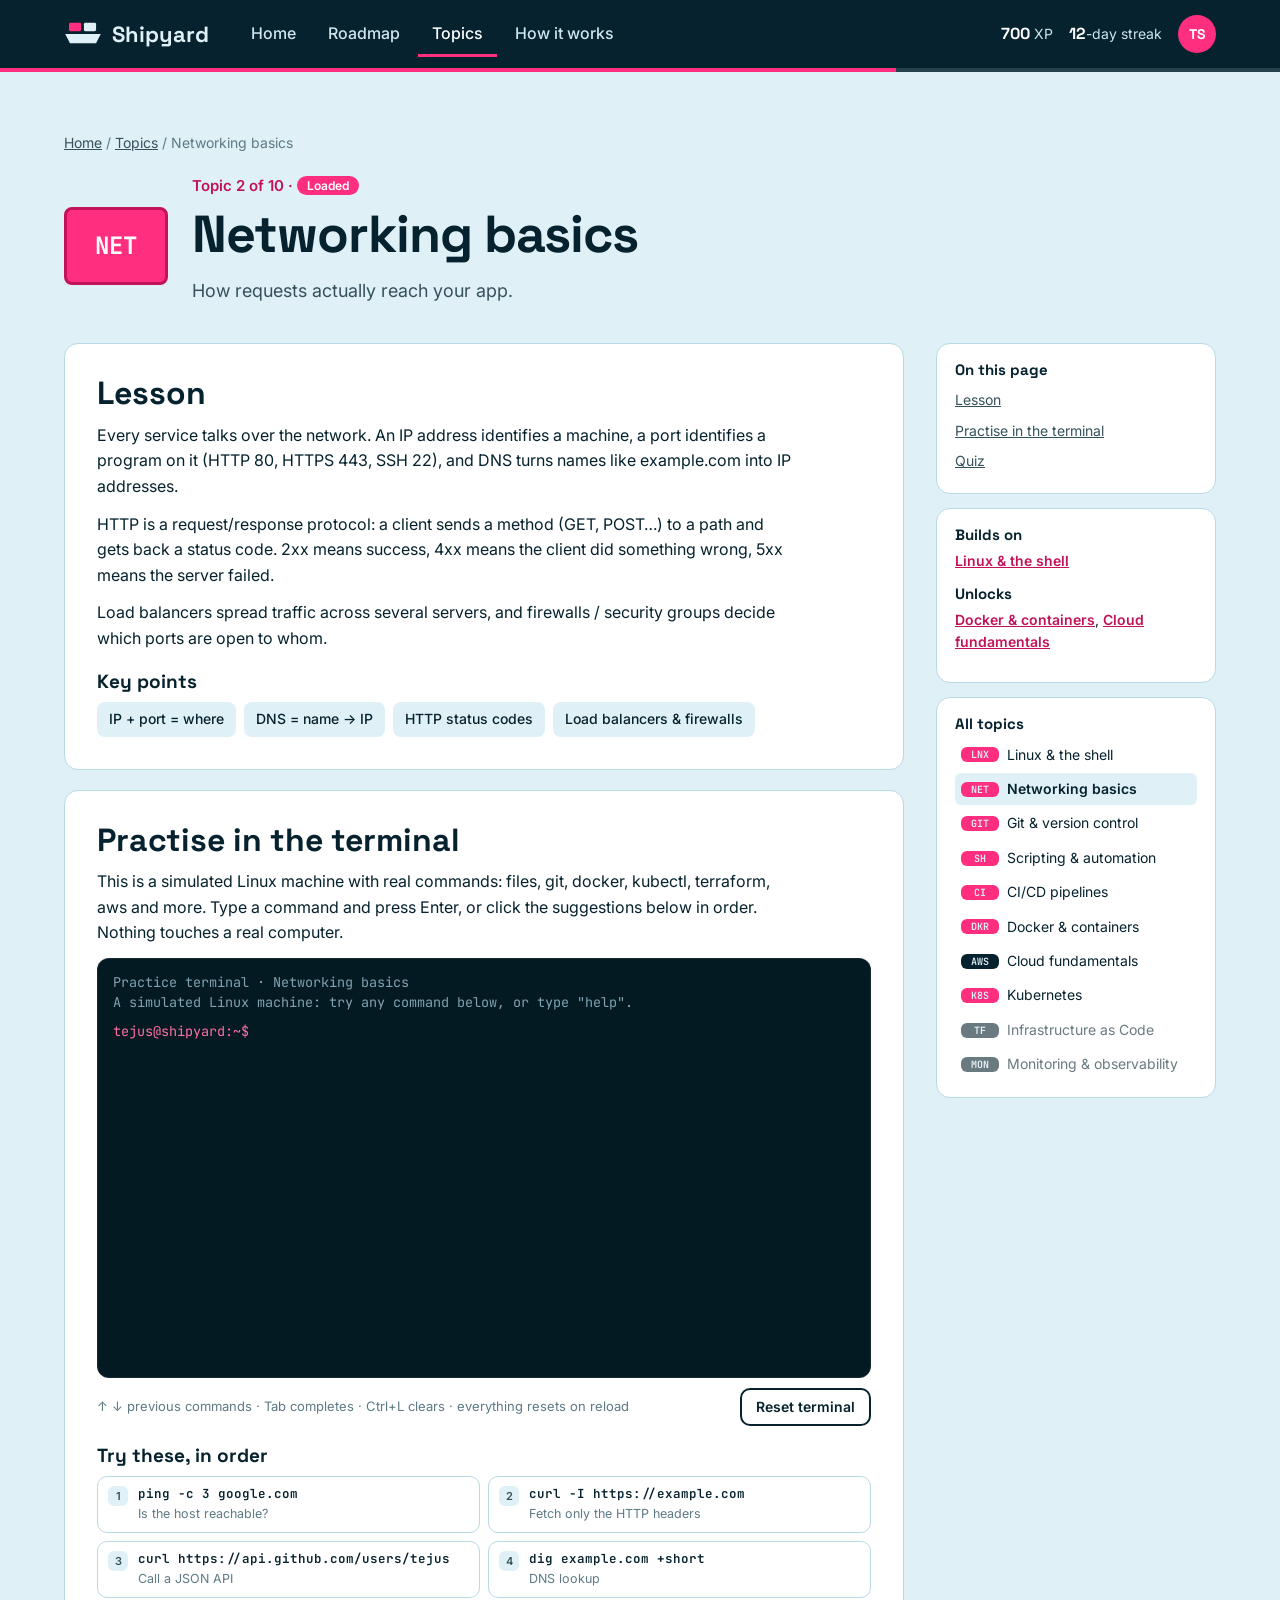
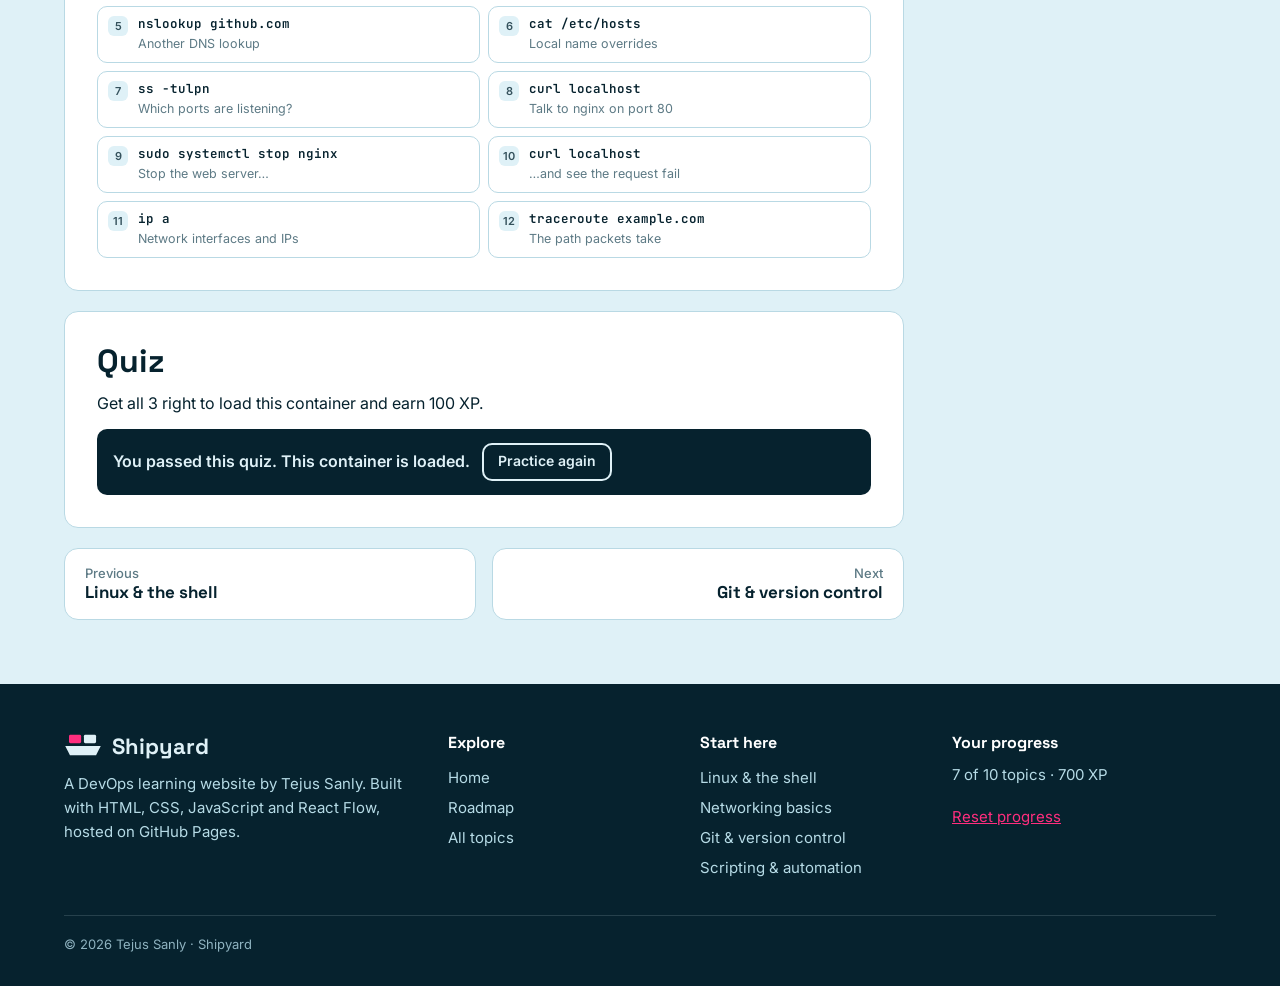
<file: topics/networking.html>
<!doctype html>
<html lang="en">
  <head>
    <meta charset="UTF-8" />
    <meta name="viewport" content="width=device-width, initial-scale=1.0" />
    <title>Networking basics · Shipyard</title>
    <meta name="description" content="Networking basics: How requests actually reach your app. A short DevOps lesson with a practice terminal and quiz." />
    <link rel="icon" href="data:image/svg+xml,%3Csvg xmlns='http://www.w3.org/2000/svg' viewBox='0 0 32 32'%3E%3Crect width='32' height='32' rx='8' fill='%2306222e'/%3E%3Crect x='6' y='9' width='9' height='6' fill='%23ff2e7e'/%3E%3Crect x='17' y='9' width='9' height='6' fill='%23dff1f7'/%3E%3Cpath d='M4 18h24l-4 6H8z' fill='%23dff1f7'/%3E%3C/svg%3E" />
    <link rel="preconnect" href="https://fonts.googleapis.com" />
    <link rel="preconnect" href="https://fonts.gstatic.com" crossorigin />
    <link href="https://fonts.googleapis.com/css2?family=Inter:wght@400;500;600&family=JetBrains+Mono:wght@400;600&family=Space+Grotesk:wght@500;700&display=swap" rel="stylesheet" />
    <link rel="stylesheet" href="../style.css" />
  </head>
  <body data-page="topics" data-root="../" data-topic="networking">
    <a class="skip" href="#main">Skip to content</a>
    <header class="topbar">
      <div class="wrap bar">
        <a class="brand" href="../index.html"><svg viewBox="0 0 40 30" aria-hidden="true" class="logo"><rect x="5" y="3" width="13" height="9" rx="1.5" fill="#ff2e7e"/><rect x="21" y="3" width="13" height="9" rx="1.5" fill="#dff1f7"/><path d="M1 15h38l-5 10H6z" fill="#dff1f7"/></svg><span>Shipyard</span></a>
        <button class="menu-toggle" type="button" aria-expanded="false" aria-controls="main-nav">Menu</button>
        <nav class="links" id="main-nav" aria-label="Main">
          <a href="../index.html" data-nav="home">Home</a>
          <a href="../roadmap.html" data-nav="roadmap">Roadmap</a>
          <a href="../index.html#topics" data-nav="topics">Topics</a>
          <a href="../index.html#how" data-nav="how">How it works</a>
        </nav>
        <div class="hud" aria-label="Your progress">
          <span><b data-xp>700</b> XP</span>
          <span><b data-streak>12</b>-day streak</span>
          <span class="avatar" title="Tejus Sanly">TS</span>
        </div>
      </div>
      <div class="meter" aria-hidden="true"><i data-meter style="width:70%"></i></div>
    </header>

    <main id="main">
      <section class="page-head topic-head">
        <div class="wrap">
          <nav class="crumbs" aria-label="Breadcrumb"><a href="../index.html">Home</a> / <a href="../index.html#topics">Topics</a> / <span>Networking basics</span></nav>
          <div class="topic-title">
            <span class="big-code" data-status="locked">NET</span>
            <div>
              <p class="eyebrow">Topic 2 of 10 · <span class="pill" data-topic-status>…</span></p>
              <h1>Networking basics</h1>
              <p class="lead">How requests actually reach your app.</p>
            </div>
          </div>
        </div>
      </section>

      <div class="wrap topic-layout">
        <article class="topic-body">
          <section id="lesson">
            <h2>Lesson</h2>
            <p>Every service talks over the network. An IP address identifies a machine, a port identifies a program on it (HTTP 80, HTTPS 443, SSH 22), and DNS turns names like example.com into IP addresses.</p>
            <p>HTTP is a request/response protocol: a client sends a method (GET, POST…) to a path and gets back a status code. 2xx means success, 4xx means the client did something wrong, 5xx means the server failed.</p>
            <p>Load balancers spread traffic across several servers, and firewalls / security groups decide which ports are open to whom.</p>
            <h3>Key points</h3>
            <ul class="keys">
              <li>IP + port = where</li>
              <li>DNS = name → IP</li>
              <li>HTTP status codes</li>
              <li>Load balancers &amp; firewalls</li>
            </ul>
          </section>

          <section id="practice">
            <h2>Practise in the terminal</h2>
            <p>This is a simulated Linux machine with real commands: files, git, docker, kubectl, terraform, aws and more. Type a command and press Enter, or click the suggestions below in order. Nothing touches a real computer.</p>
            <div id="terminal">
              <ul class="cmd-list">
                <li><code>ping -c 3 google.com</code> Is the host reachable?</li>
                <li><code>curl -I https://example.com</code> Fetch only the HTTP headers</li>
                <li><code>curl https://api.github.com/users/tejus</code> Call a JSON API</li>
                <li><code>dig example.com +short</code> DNS lookup</li>
                <li><code>nslookup github.com</code> Another DNS lookup</li>
                <li><code>cat /etc/hosts</code> Local name overrides</li>
                <li><code>ss -tulpn</code> Which ports are listening?</li>
                <li><code>curl localhost</code> Talk to nginx on port 80</li>
                <li><code>sudo systemctl stop nginx</code> Stop the web server…</li>
                <li><code>curl localhost</code> …and see the request fail</li>
                <li><code>ip a</code> Network interfaces and IPs</li>
                <li><code>traceroute example.com</code> The path packets take</li>
              </ul>
            </div>
          </section>

          <section id="quiz-section">
            <h2>Quiz</h2>
            <p>Get all 3 right to load this container and earn 100 XP.</p>
            <div id="quiz" class="quiz"><p class="notice">The quiz needs JavaScript turned on.</p></div>
          </section>

          <nav class="pager" aria-label="More topics">
            <a href="linux.html"><small>Previous</small>Linux &amp; the shell</a>
            <a class="next" href="git.html"><small>Next</small>Git &amp; version control</a>
          </nav>
        </article>

        <aside class="topic-side">
          <div class="side-box">
            <b>On this page</b>
            <a href="#lesson">Lesson</a>
            <a href="#practice">Practise in the terminal</a>
            <a href="#quiz-section">Quiz</a>
          </div>
          <div class="side-box">
            <b>Builds on</b>
            <p><a href="linux.html">Linux &amp; the shell</a></p>
            <b>Unlocks</b><p><a href="docker.html">Docker &amp; containers</a>, <a href="cloud.html">Cloud fundamentals</a></p>
          </div>
          <div class="side-box">
            <b>All topics</b>
            <ul class="mini">
              <li data-status-of="linux"><a href="linux.html"><span class="code">LNX</span> Linux &amp; the shell</a></li>
              <li data-status-of="networking" aria-current="page"><a href="networking.html"><span class="code">NET</span> Networking basics</a></li>
              <li data-status-of="git"><a href="git.html"><span class="code">GIT</span> Git &amp; version control</a></li>
              <li data-status-of="scripting"><a href="scripting.html"><span class="code">SH</span> Scripting &amp; automation</a></li>
              <li data-status-of="cicd"><a href="cicd.html"><span class="code">CI</span> CI/CD pipelines</a></li>
              <li data-status-of="docker"><a href="docker.html"><span class="code">DKR</span> Docker &amp; containers</a></li>
              <li data-status-of="cloud"><a href="cloud.html"><span class="code">AWS</span> Cloud fundamentals</a></li>
              <li data-status-of="kubernetes"><a href="kubernetes.html"><span class="code">K8S</span> Kubernetes</a></li>
              <li data-status-of="iac"><a href="iac.html"><span class="code">TF</span> Infrastructure as Code</a></li>
              <li data-status-of="monitoring"><a href="monitoring.html"><span class="code">MON</span> Monitoring &amp; observability</a></li>
            </ul>
          </div>
        </aside>
      </div>
    </main>

    <footer class="footer">
      <div class="wrap foot">
        <div>
          <a class="brand" href="../index.html"><svg viewBox="0 0 40 30" aria-hidden="true" class="logo"><rect x="5" y="3" width="13" height="9" rx="1.5" fill="#ff2e7e"/><rect x="21" y="3" width="13" height="9" rx="1.5" fill="#dff1f7"/><path d="M1 15h38l-5 10H6z" fill="#dff1f7"/></svg><span>Shipyard</span></a>
          <p>A DevOps learning website by Tejus Sanly. Built with HTML, CSS, JavaScript and React Flow, hosted on GitHub Pages.</p>
        </div>
        <nav aria-label="Footer">
          <b>Explore</b>
          <a href="../index.html">Home</a>
          <a href="../roadmap.html">Roadmap</a>
          <a href="../index.html#topics">All topics</a>
        </nav>
        <nav aria-label="Topics">
          <b>Start here</b>
          <a href="../topics/linux.html">Linux &amp; the shell</a>
          <a href="../topics/networking.html">Networking basics</a>
          <a href="../topics/git.html">Git &amp; version control</a>
          <a href="../topics/scripting.html">Scripting &amp; automation</a>
        </nav>
        <div>
          <b>Your progress</b>
          <p><span data-count>7</span> of 10 topics · <span data-xp>700</span> XP</p>
          <button class="link" type="button" data-reset>Reset progress</button>
        </div>
      </div>
      <p class="wrap copy">© 2026 Tejus Sanly · Shipyard</p>
    </footer>
    <script type="module" src="../site.js"></script>
  </body>
</html>
</file>
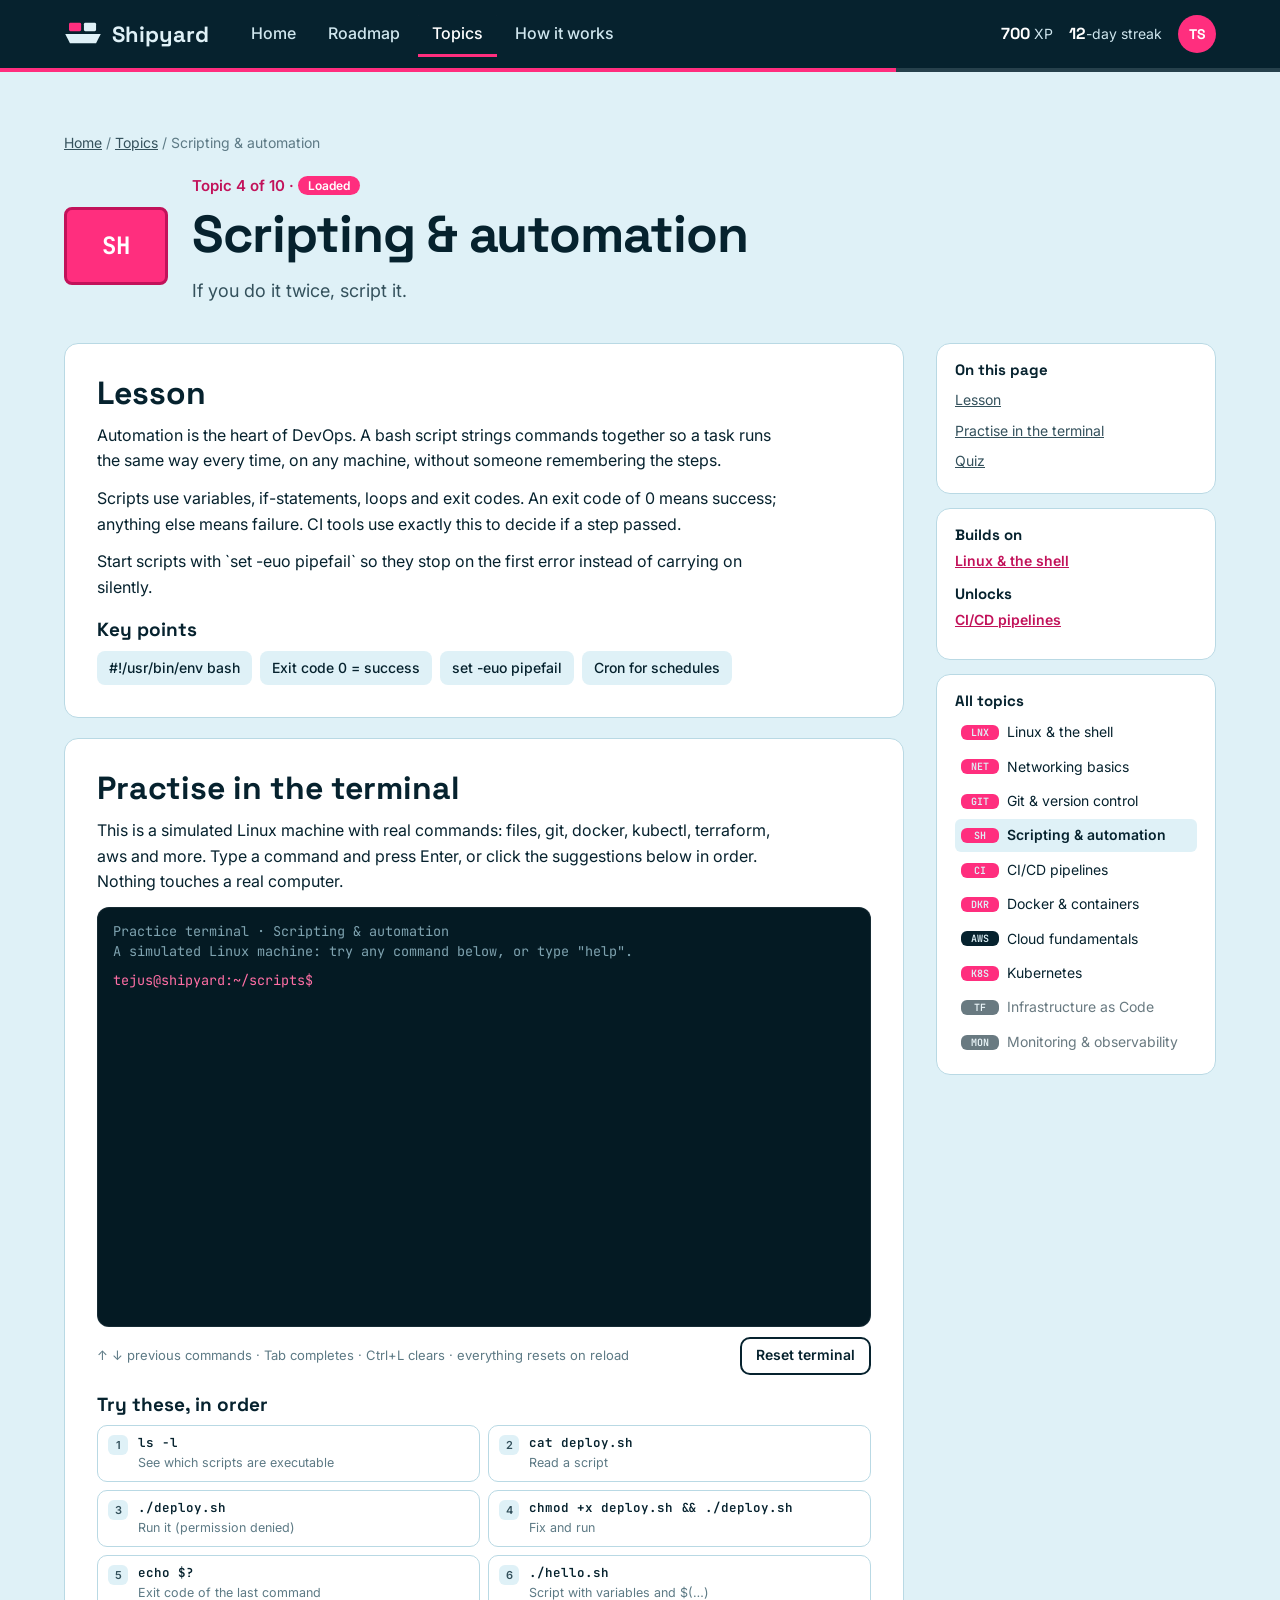
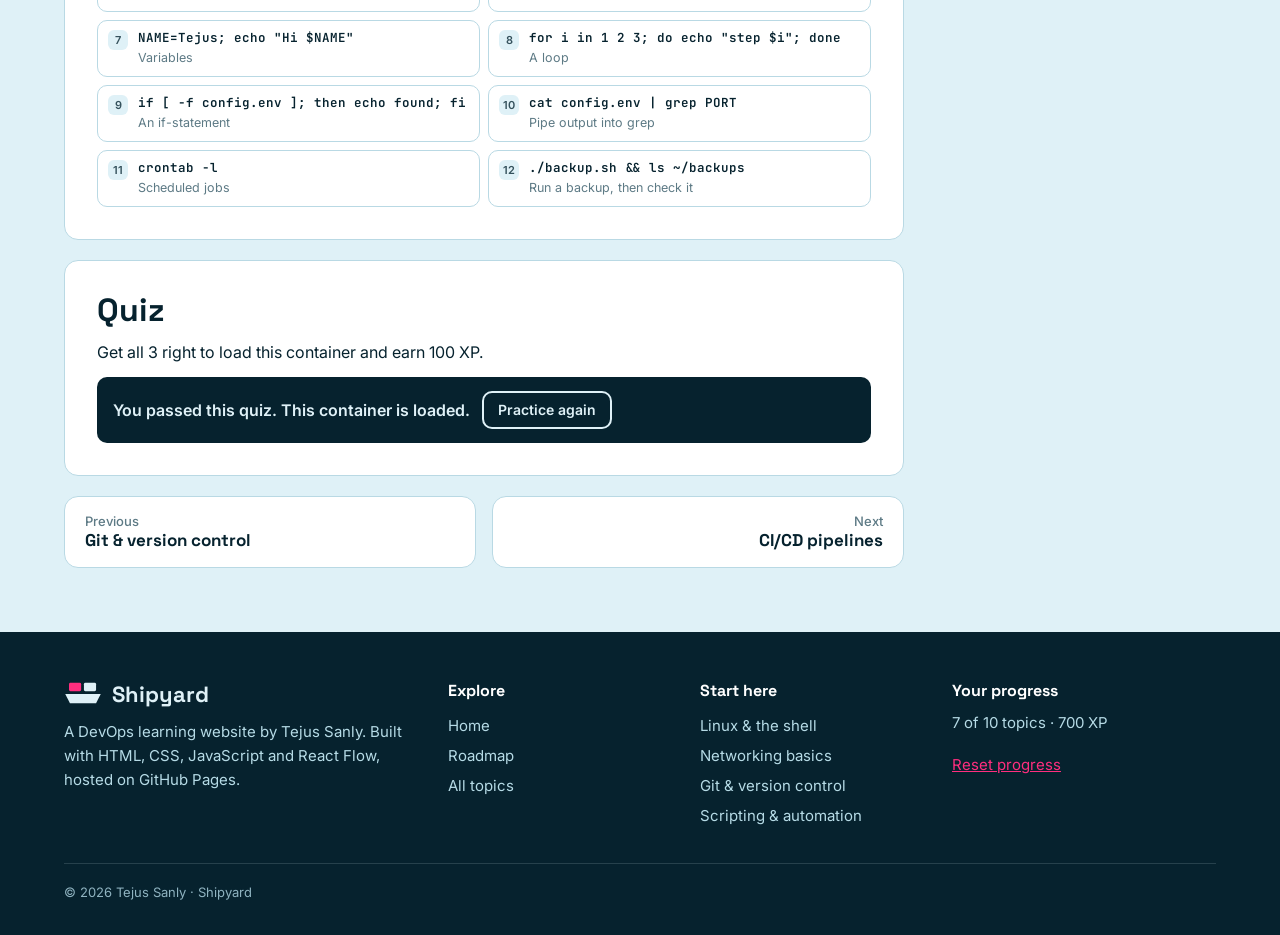
<file: topics/scripting.html>
<!doctype html>
<html lang="en">
  <head>
    <meta charset="UTF-8" />
    <meta name="viewport" content="width=device-width, initial-scale=1.0" />
    <title>Scripting &amp; automation · Shipyard</title>
    <meta name="description" content="Scripting &amp; automation: If you do it twice, script it. A short DevOps lesson with a practice terminal and quiz." />
    <link rel="icon" href="data:image/svg+xml,%3Csvg xmlns='http://www.w3.org/2000/svg' viewBox='0 0 32 32'%3E%3Crect width='32' height='32' rx='8' fill='%2306222e'/%3E%3Crect x='6' y='9' width='9' height='6' fill='%23ff2e7e'/%3E%3Crect x='17' y='9' width='9' height='6' fill='%23dff1f7'/%3E%3Cpath d='M4 18h24l-4 6H8z' fill='%23dff1f7'/%3E%3C/svg%3E" />
    <link rel="preconnect" href="https://fonts.googleapis.com" />
    <link rel="preconnect" href="https://fonts.gstatic.com" crossorigin />
    <link href="https://fonts.googleapis.com/css2?family=Inter:wght@400;500;600&family=JetBrains+Mono:wght@400;600&family=Space+Grotesk:wght@500;700&display=swap" rel="stylesheet" />
    <link rel="stylesheet" href="../style.css" />
  </head>
  <body data-page="topics" data-root="../" data-topic="scripting">
    <a class="skip" href="#main">Skip to content</a>
    <header class="topbar">
      <div class="wrap bar">
        <a class="brand" href="../index.html"><svg viewBox="0 0 40 30" aria-hidden="true" class="logo"><rect x="5" y="3" width="13" height="9" rx="1.5" fill="#ff2e7e"/><rect x="21" y="3" width="13" height="9" rx="1.5" fill="#dff1f7"/><path d="M1 15h38l-5 10H6z" fill="#dff1f7"/></svg><span>Shipyard</span></a>
        <button class="menu-toggle" type="button" aria-expanded="false" aria-controls="main-nav">Menu</button>
        <nav class="links" id="main-nav" aria-label="Main">
          <a href="../index.html" data-nav="home">Home</a>
          <a href="../roadmap.html" data-nav="roadmap">Roadmap</a>
          <a href="../index.html#topics" data-nav="topics">Topics</a>
          <a href="../index.html#how" data-nav="how">How it works</a>
        </nav>
        <div class="hud" aria-label="Your progress">
          <span><b data-xp>700</b> XP</span>
          <span><b data-streak>12</b>-day streak</span>
          <span class="avatar" title="Tejus Sanly">TS</span>
        </div>
      </div>
      <div class="meter" aria-hidden="true"><i data-meter style="width:70%"></i></div>
    </header>

    <main id="main">
      <section class="page-head topic-head">
        <div class="wrap">
          <nav class="crumbs" aria-label="Breadcrumb"><a href="../index.html">Home</a> / <a href="../index.html#topics">Topics</a> / <span>Scripting &amp; automation</span></nav>
          <div class="topic-title">
            <span class="big-code" data-status="locked">SH</span>
            <div>
              <p class="eyebrow">Topic 4 of 10 · <span class="pill" data-topic-status>…</span></p>
              <h1>Scripting &amp; automation</h1>
              <p class="lead">If you do it twice, script it.</p>
            </div>
          </div>
        </div>
      </section>

      <div class="wrap topic-layout">
        <article class="topic-body">
          <section id="lesson">
            <h2>Lesson</h2>
            <p>Automation is the heart of DevOps. A bash script strings commands together so a task runs the same way every time, on any machine, without someone remembering the steps.</p>
            <p>Scripts use variables, if-statements, loops and exit codes. An exit code of 0 means success; anything else means failure. CI tools use exactly this to decide if a step passed.</p>
            <p>Start scripts with `set -euo pipefail` so they stop on the first error instead of carrying on silently.</p>
            <h3>Key points</h3>
            <ul class="keys">
              <li>#!/usr/bin/env bash</li>
              <li>Exit code 0 = success</li>
              <li>set -euo pipefail</li>
              <li>Cron for schedules</li>
            </ul>
          </section>

          <section id="practice">
            <h2>Practise in the terminal</h2>
            <p>This is a simulated Linux machine with real commands: files, git, docker, kubectl, terraform, aws and more. Type a command and press Enter, or click the suggestions below in order. Nothing touches a real computer.</p>
            <div id="terminal">
              <ul class="cmd-list">
                <li><code>ls -l</code> See which scripts are executable</li>
                <li><code>cat deploy.sh</code> Read a script</li>
                <li><code>./deploy.sh</code> Run it (permission denied)</li>
                <li><code>chmod +x deploy.sh &amp;&amp; ./deploy.sh</code> Fix and run</li>
                <li><code>echo $?</code> Exit code of the last command</li>
                <li><code>./hello.sh</code> Script with variables and $(…)</li>
                <li><code>NAME=Tejus; echo &quot;Hi $NAME&quot;</code> Variables</li>
                <li><code>for i in 1 2 3; do echo &quot;step $i&quot;; done</code> A loop</li>
                <li><code>if [ -f config.env ]; then echo found; fi</code> An if-statement</li>
                <li><code>cat config.env | grep PORT</code> Pipe output into grep</li>
                <li><code>crontab -l</code> Scheduled jobs</li>
                <li><code>./backup.sh &amp;&amp; ls ~/backups</code> Run a backup, then check it</li>
              </ul>
            </div>
          </section>

          <section id="quiz-section">
            <h2>Quiz</h2>
            <p>Get all 3 right to load this container and earn 100 XP.</p>
            <div id="quiz" class="quiz"><p class="notice">The quiz needs JavaScript turned on.</p></div>
          </section>

          <nav class="pager" aria-label="More topics">
            <a href="git.html"><small>Previous</small>Git &amp; version control</a>
            <a class="next" href="cicd.html"><small>Next</small>CI/CD pipelines</a>
          </nav>
        </article>

        <aside class="topic-side">
          <div class="side-box">
            <b>On this page</b>
            <a href="#lesson">Lesson</a>
            <a href="#practice">Practise in the terminal</a>
            <a href="#quiz-section">Quiz</a>
          </div>
          <div class="side-box">
            <b>Builds on</b>
            <p><a href="linux.html">Linux &amp; the shell</a></p>
            <b>Unlocks</b><p><a href="cicd.html">CI/CD pipelines</a></p>
          </div>
          <div class="side-box">
            <b>All topics</b>
            <ul class="mini">
              <li data-status-of="linux"><a href="linux.html"><span class="code">LNX</span> Linux &amp; the shell</a></li>
              <li data-status-of="networking"><a href="networking.html"><span class="code">NET</span> Networking basics</a></li>
              <li data-status-of="git"><a href="git.html"><span class="code">GIT</span> Git &amp; version control</a></li>
              <li data-status-of="scripting" aria-current="page"><a href="scripting.html"><span class="code">SH</span> Scripting &amp; automation</a></li>
              <li data-status-of="cicd"><a href="cicd.html"><span class="code">CI</span> CI/CD pipelines</a></li>
              <li data-status-of="docker"><a href="docker.html"><span class="code">DKR</span> Docker &amp; containers</a></li>
              <li data-status-of="cloud"><a href="cloud.html"><span class="code">AWS</span> Cloud fundamentals</a></li>
              <li data-status-of="kubernetes"><a href="kubernetes.html"><span class="code">K8S</span> Kubernetes</a></li>
              <li data-status-of="iac"><a href="iac.html"><span class="code">TF</span> Infrastructure as Code</a></li>
              <li data-status-of="monitoring"><a href="monitoring.html"><span class="code">MON</span> Monitoring &amp; observability</a></li>
            </ul>
          </div>
        </aside>
      </div>
    </main>

    <footer class="footer">
      <div class="wrap foot">
        <div>
          <a class="brand" href="../index.html"><svg viewBox="0 0 40 30" aria-hidden="true" class="logo"><rect x="5" y="3" width="13" height="9" rx="1.5" fill="#ff2e7e"/><rect x="21" y="3" width="13" height="9" rx="1.5" fill="#dff1f7"/><path d="M1 15h38l-5 10H6z" fill="#dff1f7"/></svg><span>Shipyard</span></a>
          <p>A DevOps learning website by Tejus Sanly. Built with HTML, CSS, JavaScript and React Flow, hosted on GitHub Pages.</p>
        </div>
        <nav aria-label="Footer">
          <b>Explore</b>
          <a href="../index.html">Home</a>
          <a href="../roadmap.html">Roadmap</a>
          <a href="../index.html#topics">All topics</a>
        </nav>
        <nav aria-label="Topics">
          <b>Start here</b>
          <a href="../topics/linux.html">Linux &amp; the shell</a>
          <a href="../topics/networking.html">Networking basics</a>
          <a href="../topics/git.html">Git &amp; version control</a>
          <a href="../topics/scripting.html">Scripting &amp; automation</a>
        </nav>
        <div>
          <b>Your progress</b>
          <p><span data-count>7</span> of 10 topics · <span data-xp>700</span> XP</p>
          <button class="link" type="button" data-reset>Reset progress</button>
        </div>
      </div>
      <p class="wrap copy">© 2026 Tejus Sanly · Shipyard</p>
    </footer>
    <script type="module" src="../site.js"></script>
  </body>
</html>
</file>
<file: style.css>
/*
  VOICE   friendly DevOps learning site, confident, a bit nautical
  IDEA    a container shipyard: every topic you finish is a container loaded onto your ship
  PICTURE the cargo ship on the home page; the React Flow route map on the roadmap page
  COLOUR  ice #dff1f7 ground, ink #06222e, hot pink #ff2e7e accent
  TYPE    Space Grotesk headings, Inter body, JetBrains Mono code
  LAYOUT  top navbar, full-width bands, footer; topic pages = article + sticky sidebar
*/
:root {
  --ice: #dff1f7;
  --ice-2: #c6e4ee;
  --ink: #06222e;
  --ink-2: #34515c;
  --muted: #5d7a85;
  --pink: #ff2e7e;
  --pink-dark: #c2125a;
  --pink-soft: #ffe0ec;
  --white: #ffffff;
  --line: #b9d9e4;
  --ok: #0a7d5a;
  --radius: 14px;
  --mono: 'JetBrains Mono', ui-monospace, Menlo, Consolas, monospace;
  --head: 'Space Grotesk', system-ui, sans-serif;
}
* { box-sizing: border-box; min-width: 0; }
html { scroll-behavior: smooth; scroll-padding-top: 90px; }
body {
  margin: 0;
  background: var(--ice);
  color: var(--ink);
  font: 16px/1.6 Inter, system-ui, -apple-system, 'Segoe UI', sans-serif;
  overflow-x: clip;
}
a { color: inherit; }
button { font: inherit; cursor: pointer; }
button:disabled { cursor: not-allowed; opacity: .55; }
:focus-visible { outline: 3px solid var(--pink); outline-offset: 2px; }
h1, h2, h3 { font-family: var(--head); line-height: 1.08; margin: 0; text-wrap: balance; }
h1 { font-size: clamp(34px, 5vw, 52px); letter-spacing: -.02em; }
h2 { font-size: clamp(26px, 3vw, 32px); margin-bottom: 12px; }
h3 { font-size: 19px; margin: 20px 0 10px; }
p { margin: 0 0 12px; }
.wrap { width: min(1200px, 100% - 2 * max(5vw, 16px)); margin-inline: auto; }
.eyebrow { color: var(--pink-dark); font-weight: 600; font-size: 15px; margin: 0 0 8px; }
.lead { color: var(--ink-2); font-size: 18px; max-width: 62ch; margin-top: 14px; }
.skip { position: absolute; left: -999px; top: 8px; background: var(--white); padding: 8px 12px; z-index: 100; }
.skip:focus { left: 8px; }
.code {
  display: inline-block; font: 600 13px var(--mono); padding: 3px 8px; border-radius: 6px;
  background: var(--ink); color: var(--ice); text-decoration: none; vertical-align: middle;
}

/* ── Navbar ── */
.topbar { position: sticky; top: 0; z-index: 50; background: var(--ink); color: var(--ice); }
.bar { display: flex; align-items: center; gap: 28px; min-height: 68px; }
.brand { display: inline-flex; align-items: center; gap: 10px; text-decoration: none; font: 700 22px var(--head); }
.logo { width: 38px; height: 28px; flex: none; }
.links { display: flex; gap: 4px; }
.links a { text-decoration: none; padding: 10px 14px; border-radius: 8px; font-weight: 500; color: #cfe6ee; }
.links a:hover { background: rgba(223, 241, 247, .1); color: #fff; }
.links a.on { color: #fff; box-shadow: inset 0 -3px 0 var(--pink); border-radius: 8px 8px 0 0; }
.hud { margin-left: auto; display: flex; align-items: center; gap: 16px; font-size: 14px; color: #cfe6ee; white-space: nowrap; }
.hud b { color: #fff; font: 700 16px var(--head); }
.avatar {
  width: 38px; height: 38px; border-radius: 50%; display: grid; place-items: center;
  background: var(--pink); color: #fff; font: 700 14px var(--head);
}
.menu-toggle { display: none; }
.meter { height: 4px; background: rgba(223, 241, 247, .15); }
.meter i { display: block; height: 100%; background: var(--pink); transition: width .6s; }

/* ── Buttons ── */
.btn {
  display: inline-flex; align-items: center; justify-content: center; gap: 6px;
  min-height: 46px; padding: 0 20px; border-radius: 10px; border: 2px solid var(--ink);
  background: var(--ink); color: var(--ice); font-weight: 600; text-decoration: none;
  transition: transform .15s, background .15s;
}
.btn:hover:not(:disabled) { transform: translateY(-1px); background: #0d3646; }
.btn-ghost { background: transparent; color: var(--ink); }
.btn-ghost:hover:not(:disabled) { background: var(--white); }
.btn-pink { background: var(--pink); border-color: var(--pink); color: #fff; }
.btn-pink:hover:not(:disabled) { background: #e0115f; }
.btn-light { background: transparent; color: var(--ice); border-color: var(--ice); }
.btn-light:hover:not(:disabled) { background: rgba(223, 241, 247, .12); }
.btn-sm { min-height: 38px; padding: 0 14px; font-size: 14px; }
.link { background: none; border: 0; color: var(--pink); text-decoration: underline; padding: 6px 0; }

/* ── Home: hero ── */
.hero { padding: clamp(40px, 6vw, 72px) 0 clamp(32px, 4vw, 56px); }
.hero h1 { max-width: 16ch; }
.actions { display: flex; flex-wrap: wrap; gap: 12px; margin: 26px 0 30px; }
.stats { display: grid; grid-template-columns: repeat(4, minmax(0, 1fr)); gap: 12px; margin: 0 0 20px; }
.stats div { background: var(--white); border: 1px solid var(--line); border-radius: 12px; padding: 14px 18px; }
.stats dt { font-size: 14px; color: var(--muted); }
.stats dd { margin: 0; font: 700 clamp(26px, 3vw, 34px)/1.1 var(--head); }
.ship-panel { margin: 0; background: linear-gradient(var(--white) 0 62%, #eef8fb); border: 1px solid var(--line); border-radius: var(--radius); padding: 18px 20px 14px; }
.ship svg { width: 100%; height: auto; display: block; max-height: 420px; }
.ship .box rect { stroke-width: 2.5; transition: fill .4s, transform .3s; }
.ship .box text { font: 700 15px var(--mono); text-anchor: middle; pointer-events: none; }
.ship .rib { stroke-width: 1.5; opacity: .35; }
.ship .box-done rect { fill: var(--pink); stroke: var(--pink-dark); }
.ship .box-done text { fill: #fff; }
.ship .box-done .rib { stroke: #fff; }
.ship .box-open rect { fill: #fff; stroke: var(--pink); stroke-dasharray: 7 5; }
.ship .box-open text { fill: var(--pink); }
.ship .box-open .rib { stroke: var(--pink); }
.ship .box-locked rect { fill: var(--ice); stroke: var(--line); }
.ship .box-locked text { fill: #8fb3c0; }
.ship .box-locked .rib { stroke: #8fb3c0; }
.ship .box:hover rect { transform: translateY(-4px); }
.ship .hull { fill: var(--ink); }
.ship .hull-line { stroke: var(--pink); stroke-width: 4; }
.ship .hull-name { fill: var(--ice); font: 700 16px var(--head); text-anchor: middle; letter-spacing: .12em; }
.ship .sea { fill: var(--ice-2); }
.ship .crane path { fill: none; stroke: var(--ink-2); stroke-width: 5; stroke-linecap: round; }
.ship .crane .cable { stroke-width: 2; }
.legend { display: flex; gap: 18px; flex-wrap: wrap; font-size: 14px; color: var(--ink-2); margin-top: 10px; }
.legend span { display: inline-flex; align-items: center; gap: 6px; }
.k { width: 14px; height: 14px; border-radius: 3px; display: inline-block; border: 2px solid; }
.k-done { background: var(--pink); border-color: var(--pink-dark); }
.k-open { background: #fff; border-color: var(--pink); border-style: dashed; }
.k-locked { background: var(--ice); border-color: var(--line); }

/* ── Bands & sections ── */
.band { padding: clamp(44px, 6vw, 80px) 0; }
.band-white { background: var(--white); }
.band-ink { background: var(--ink); color: var(--ice); }
.section-head { margin-bottom: 26px; }
.section-head p { color: var(--ink-2); }
.cards { display: grid; grid-template-columns: repeat(auto-fill, minmax(min(100%, 260px), 1fr)); gap: 16px; }
.card {
  display: flex; flex-direction: column; gap: 8px; padding: 20px; text-decoration: none;
  background: var(--white); border: 2px solid var(--line); border-radius: var(--radius);
  transition: transform .15s, border-color .15s;
}
.card:hover { transform: translateY(-3px); border-color: var(--ink-2); }
.card h3 { margin: 4px 0 0; }
.card p { color: var(--ink-2); font-size: 15px; flex: 1; margin: 0; }
.card .code { align-self: flex-start; }
.status { font-size: 13px; font-weight: 600; color: var(--muted); }
[data-status="done"] .status { color: var(--pink-dark); }
[data-status="open"] .status { color: var(--ink); }
.card[data-status="done"] .code { background: var(--pink); }
.card[data-status="open"] { border-color: var(--pink); border-style: dashed; }
.card[data-status="locked"] { opacity: .7; }
.steps { list-style: none; counter-reset: s; margin: 0; padding: 0; display: grid; grid-template-columns: repeat(3, minmax(0, 1fr)); gap: 20px; }
.steps li { counter-increment: s; padding: 22px; border-radius: var(--radius); background: var(--ice); }
.steps li::before {
  content: counter(s); display: grid; place-items: center; width: 40px; height: 40px; border-radius: 8px;
  background: var(--pink); color: #fff; font: 700 18px var(--head); margin-bottom: 14px;
}
.steps b { font: 700 19px var(--head); display: block; margin-bottom: 6px; }
.steps p { color: var(--ink-2); margin: 0; }
.cta { display: flex; justify-content: space-between; align-items: center; gap: 24px; flex-wrap: wrap; }
.cta p { color: #b6dbe6; margin: 0; max-width: 56ch; }

/* ── Roadmap page ── */
.page-head { padding: clamp(36px, 5vw, 60px) 0 26px; }
.flow {
  height: min(70vh, 620px); background: var(--white); border: 1px solid var(--line);
  border-radius: var(--radius); overflow: hidden; position: relative;
}
.flow-loading { padding: 24px; color: var(--muted); }
.react-flow__handle { width: 10px; height: 10px; background: var(--ink); border: 2px solid #fff; }
.react-flow__edge.e-done .react-flow__edge-path { stroke: var(--ink); stroke-width: 2.5; }
.react-flow__edge.e-todo .react-flow__edge-path { stroke: #8fb3c0; stroke-width: 2; stroke-dasharray: 6 6; }
.react-flow__controls button { width: 30px; height: 30px; }
.tnode {
  display: flex; align-items: center; gap: 12px; width: 236px; padding: 12px 14px;
  border-radius: 12px; border: 2px solid var(--line); background: #fff; cursor: pointer;
  box-shadow: 0 6px 0 -2px rgba(6, 34, 46, .08); transition: transform .15s;
}
.tnode:hover { transform: translateY(-2px); }
.tnode b { display: block; font: 700 15px/1.2 var(--head); }
.tnode small { color: var(--muted); font-size: 12px; }
.tnode-done { background: var(--ink); color: var(--ice); border-color: var(--ink); }
.tnode-done small { color: #ff9ec2; }
.tnode-done .code { background: var(--pink); }
.tnode-open { border-color: var(--pink); box-shadow: 0 0 0 5px var(--pink-soft); }
.tnode-open small { color: var(--pink-dark); font-weight: 600; }
.tnode-locked { background: #f3fafc; }
.tnode-locked .code { background: #8fb3c0; }
.route { list-style: none; margin: 0; padding: 0; display: grid; gap: 8px; max-width: 820px; }
.route li {
  display: grid; grid-template-columns: minmax(0, 1fr) auto; gap: 2px 16px; align-items: center;
  background: var(--white); border: 1px solid var(--line); border-radius: 10px; padding: 12px 16px;
}
.route a { font-weight: 600; text-decoration: none; }
.route a:hover { color: var(--pink-dark); }
.route small { grid-column: 1; color: var(--muted); }
.route .status { grid-column: 2; grid-row: 1 / span 2; }
.route li[data-status="done"] .code { background: var(--pink); }

/* ── Topic pages ── */
.crumbs { font-size: 14px; color: var(--muted); margin-bottom: 20px; }
.crumbs a { color: var(--ink-2); }
.topic-title { display: flex; gap: 24px; align-items: center; }
.big-code {
  flex: none; width: 104px; height: 78px; display: grid; place-items: center; border-radius: 8px;
  font: 700 24px var(--mono); background: var(--ice-2); color: var(--ink-2); border: 3px solid var(--line);
}
.big-code[data-status="done"] { background: var(--pink); color: #fff; border-color: var(--pink-dark); }
.big-code[data-status="open"] { background: #fff; color: var(--pink); border: 3px dashed var(--pink); }
.pill { display: inline-block; font: 600 12px Inter, sans-serif; padding: 2px 10px; border-radius: 20px; background: var(--white); color: var(--ink-2); vertical-align: 1px; }
.pill[data-status="done"] { background: var(--pink); color: #fff; }
.pill[data-status="open"] { background: var(--ink); color: var(--ice); }
.topic-layout { display: grid; grid-template-columns: minmax(0, 1fr) 280px; gap: 32px; align-items: start; padding-bottom: 64px; }
.topic-body > section {
  background: var(--white); border: 1px solid var(--line); border-radius: var(--radius);
  padding: clamp(20px, 3vw, 32px); margin-bottom: 20px;
}
.topic-body p { max-width: 70ch; }
.keys { list-style: none; padding: 0; margin: 0; display: flex; flex-wrap: wrap; gap: 8px; }
.keys li { background: var(--ice); border-radius: 8px; padding: 6px 12px; font-size: 14px; font-weight: 500; }
.topic-side { position: sticky; top: 96px; display: flex; flex-direction: column; gap: 14px; }
.side-box { background: var(--white); border: 1px solid var(--line); border-radius: var(--radius); padding: 16px 18px; font-size: 14px; }
.side-box b { display: block; font: 700 15px var(--head); margin-bottom: 6px; }
.side-box > a { display: block; padding: 4px 0; color: var(--ink-2); }
.side-box p a { color: var(--pink-dark); font-weight: 600; }
.mini { list-style: none; margin: 0; padding: 0; display: grid; gap: 2px; }
.mini a { display: flex; gap: 8px; align-items: center; text-decoration: none; padding: 5px 6px; border-radius: 6px; }
.mini a:hover { background: var(--ice); }
.mini .code { font-size: 10px; padding: 1px 5px; min-width: 38px; text-align: center; }
.mini [data-status="done"] .code { background: var(--pink); }
.mini [data-status="locked"] { opacity: .6; }
.mini [aria-current="page"] a { background: var(--ice); font-weight: 600; }
.pager { display: grid; grid-template-columns: repeat(2, minmax(0, 1fr)); gap: 16px; }
.pager a {
  display: flex; flex-direction: column; text-decoration: none; padding: 16px 20px; border-radius: var(--radius);
  background: var(--white); border: 1px solid var(--line); font: 700 17px var(--head);
}
.pager a:hover { border-color: var(--pink); }
.pager .next { text-align: right; }
.pager small { font: 500 13px Inter, sans-serif; color: var(--muted); }

/* Terminal */
.cmd-list code { font-family: var(--mono); }
.term {
  background: #041a23; color: var(--ice); border-radius: 12px; padding: 14px 16px;
  height: 420px; overflow-y: auto; font: 13.5px/1.5 var(--mono); cursor: text;
  box-shadow: inset 0 0 0 1px rgba(223, 241, 247, .08);
}
.term pre { margin: 0 0 4px; white-space: pre-wrap; word-break: break-word; font: inherit; }
.t-cmd { color: #fff; }
.t-out { color: #c9e4ec; white-space: pre !important; overflow-x: auto; word-break: normal !important; }
.t-sys { color: #7fa3b0; }
.t-err { color: #ff8fb8; }
.t-line { display: flex; gap: 8px; align-items: center; }
.t-prompt { color: #ff6fa5; }
.t-prompt { white-space: nowrap; }
.t-line input {
  flex: 1; min-width: 60px; background: transparent; border: 0; color: #fff;
  font: 16px var(--mono); outline: none; padding: 4px 0; caret-color: var(--pink);
}
.term-bar { display: flex; justify-content: space-between; align-items: center; gap: 12px; flex-wrap: wrap; margin: 10px 0 4px; }
.term-hint { font-size: 13px; color: var(--muted); margin: 0; }
.chips { list-style: none; padding: 0; margin: 0; display: grid; grid-template-columns: repeat(auto-fill, minmax(min(100%, 300px), 1fr)); gap: 8px; counter-reset: c; }
.chips li { counter-increment: c; }
.chip {
  width: 100%; height: 100%; display: flex; flex-direction: column; align-items: flex-start; gap: 2px;
  border: 1px solid var(--line); background: #fff; border-radius: 10px; padding: 8px 12px 8px 40px;
  color: var(--ink); text-align: left; position: relative; min-height: 44px;
}
.chip::before {
  content: counter(c); position: absolute; left: 10px; top: 9px; width: 20px; height: 20px; border-radius: 6px;
  background: var(--ice); color: var(--ink-2); font: 600 11px/20px Inter, sans-serif; text-align: center;
}
.chip code { font: 600 12.5px var(--mono); overflow-wrap: anywhere; }
.chip span { font-size: 12.5px; color: var(--muted); }
.chip:hover { border-color: var(--pink); }
.chip:hover::before { background: var(--pink); color: #fff; }

/* Quiz */
.quiz { display: flex; flex-direction: column; gap: 18px; align-items: flex-start; }
.q { border: 0; padding: 0; margin: 0; width: 100%; }
.q legend { font-weight: 600; margin-bottom: 10px; padding: 0; }
.opts { display: grid; grid-template-columns: repeat(2, minmax(0, 1fr)); gap: 8px; }
.opt { text-align: left; min-height: 46px; padding: 10px 14px; border-radius: 10px; border: 2px solid var(--line); background: #fff; color: var(--ink); }
.opt:hover:not(:disabled) { border-color: var(--ink-2); }
.opt.picked { border-color: var(--ink); background: var(--ice); }
.opt.right { border-color: var(--ok); background: #e2f6ee; opacity: 1; }
.opt.wrong { border-color: var(--pink); background: var(--pink-soft); opacity: 1; }
.opt:disabled { cursor: default; }
.why { margin: 8px 0 0; font-size: 14px; color: var(--ink-2); }
.notice { background: var(--ice); padding: 14px 16px; border-radius: 10px; margin: 0; }
.notice a { color: var(--pink-dark); font-weight: 600; }
.result { display: flex; gap: 12px; align-items: center; flex-wrap: wrap; padding: 14px 16px; border-radius: 10px; font-weight: 600; width: 100%; }
.result.bad { background: var(--pink-soft); color: #8a0039; }
.result.good { background: var(--ink); color: var(--ice); }

/* ── Footer ── */
.footer { background: var(--ink); color: #b6dbe6; padding: 48px 0 20px; font-size: 15px; }
.foot { display: grid; grid-template-columns: 1.6fr 1fr 1fr 1.2fr; gap: 32px; }
.foot .brand { color: var(--ice); margin-bottom: 12px; }
.foot b { display: block; color: #fff; font: 700 16px var(--head); margin-bottom: 10px; }
.foot nav a { display: block; text-decoration: none; padding: 3px 0; }
.foot nav a:hover { color: #fff; }
.copy { border-top: 1px solid rgba(223, 241, 247, .15); margin-top: 32px; padding-top: 18px; font-size: 13px; color: #8fb3c0; }

/* ── Smaller screens ── */
@media (max-width: 980px) {
  .topic-layout { grid-template-columns: 1fr; }
  .topic-side { position: static; }
  .foot { grid-template-columns: 1fr 1fr; }
}
@media (max-width: 860px) {
  .bar { flex-wrap: wrap; gap: 10px 16px; padding: 10px 0; }
  .menu-toggle {
    display: inline-flex; align-items: center; min-height: 40px; padding: 0 14px; margin-left: auto;
    background: transparent; color: var(--ice); border: 2px solid rgba(223, 241, 247, .4); border-radius: 8px; font-weight: 600;
  }
  .hud { order: 2; margin-left: 0; }
  .hud .avatar { display: none; }
  .links { display: none; order: 3; width: 100%; flex-direction: column; padding-bottom: 8px; }
  .menu-open .links { display: flex; }
  .links a.on { box-shadow: inset 3px 0 0 var(--pink); border-radius: 0 8px 8px 0; }
  .stats { grid-template-columns: repeat(2, minmax(0, 1fr)); }
  .steps { grid-template-columns: 1fr; }
}
@media (max-width: 600px) {
  .opts, .pager { grid-template-columns: 1fr; }
  .term { height: 360px; font-size: 12.5px; padding: 12px; }
  .t-prompt { max-width: 45%; overflow: hidden; text-overflow: ellipsis; }
  .foot { grid-template-columns: 1fr; }
  .topic-title { flex-direction: column; align-items: flex-start; gap: 14px; }
  .big-code { width: 84px; height: 62px; font-size: 20px; }
  .flow { height: 64vh; }
  .ship-panel { padding: 12px; }
  .hud { gap: 12px; }
}
@media (prefers-reduced-motion: reduce) {
  html { scroll-behavior: auto; }
  *, *::before, *::after { animation: none !important; transition: none !important; }
}
</file>
